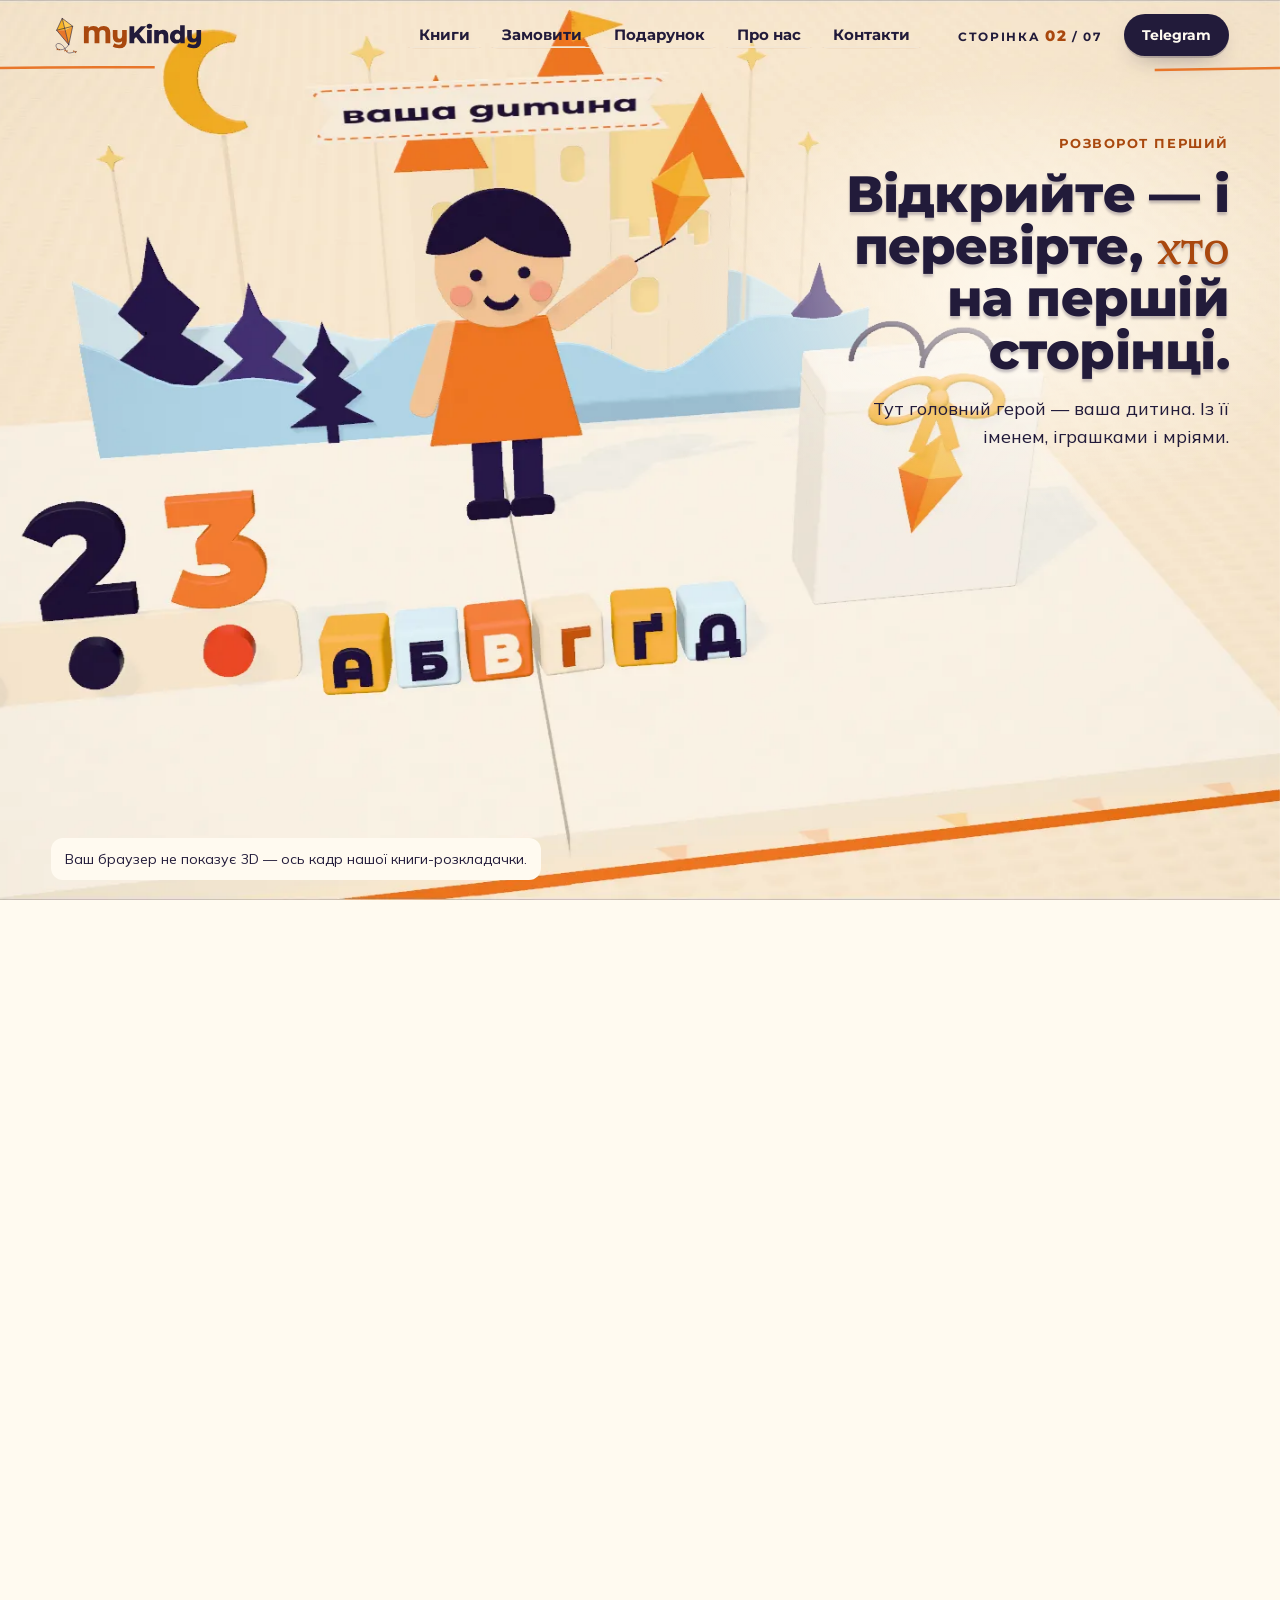
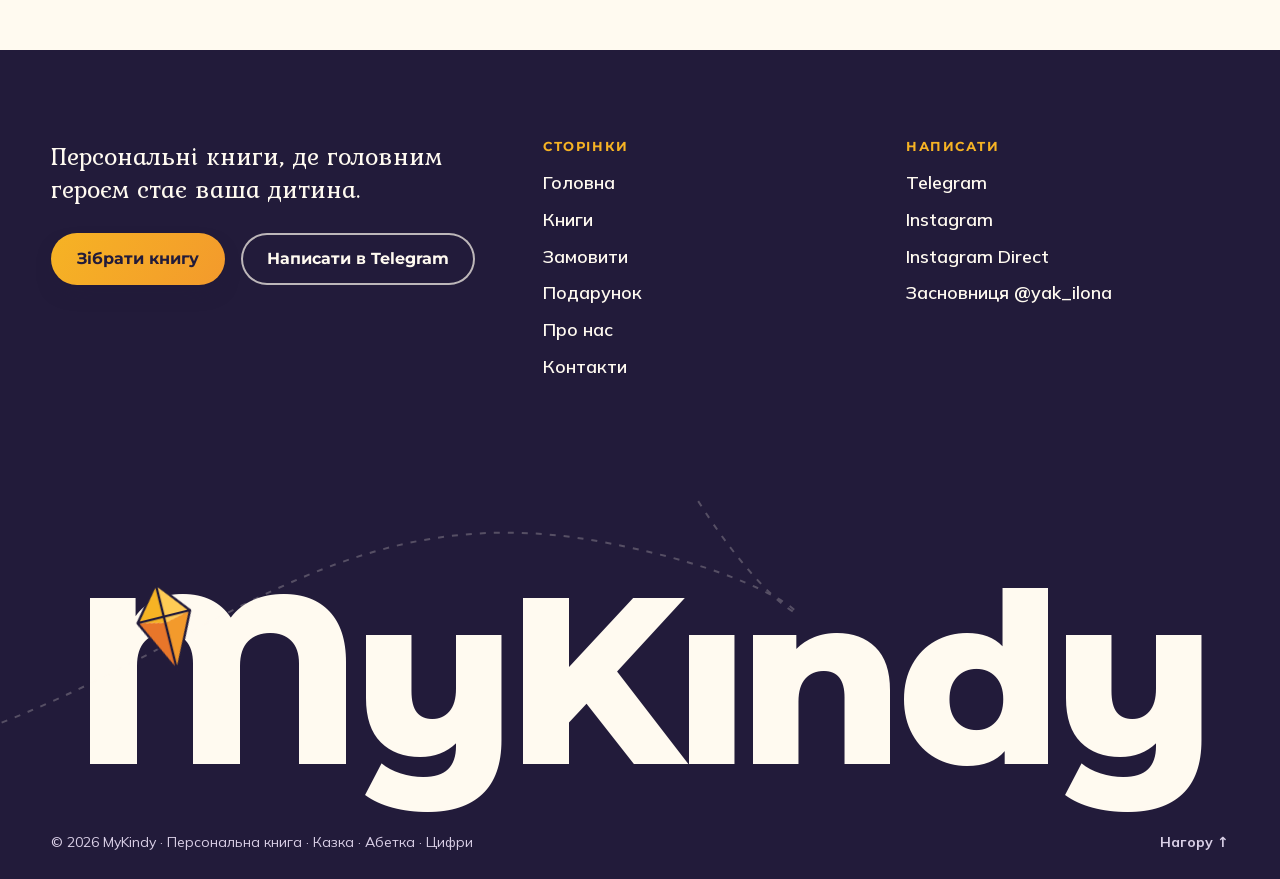
<file: public/index.html>
<!doctype html>
<html lang="uk">
<head>
<meta charset="utf-8">
<meta name="viewport" content="width=device-width, initial-scale=1, viewport-fit=cover">
<title>MyKindy — персональні книги, де героєм стає ваша дитина</title>
<meta name="description" content="Персональна книга, авторська казка, іменна абетка та інтерактивна книга цифр — з іменем вашої дитини. Замовлення в Telegram та Instagram @mykindy_story.">
<meta name="theme-color" content="#FFFAF0">
<link rel="canonical" href="https://mykindy.pages.dev/">
<meta property="og:type" content="website"><meta property="og:site_name" content="MyKindy"><meta property="og:title" content="MyKindy — персональні книги, де героєм стає ваша дитина"><meta property="og:description" content="Персональна книга, авторська казка, іменна абетка та інтерактивна книга цифр — з іменем вашої дитини. Замовлення в Telegram та Instagram @mykindy_story.">
<meta property="og:image" content="https://mykindy.pages.dev/assets/img/og.jpg"><meta property="og:image:width" content="1200"><meta property="og:image:height" content="630"><meta property="og:locale" content="uk_UA"><meta name="twitter:card" content="summary_large_image">
<link rel="icon" href="favicon.svg" type="image/svg+xml">
<link rel="preload" href="assets/fonts/montserrat-800-cyrillic.woff2" as="font" type="font/woff2" crossorigin>
<link rel="preload" href="assets/fonts/mulish-300-800-cyrillic.woff2" as="font" type="font/woff2" crossorigin>
<link rel="stylesheet" href="assets/fonts/fonts.css">
<link rel="stylesheet" href="assets/css/site.css">
<script>try{if(sessionStorage.getItem('mk-tail'))document.documentElement.classList.add('tail-in')}catch(e){}</script>
<script type="importmap">{"imports":{"three":"./assets/vendor/three.module.min.js","three/addons/":"./assets/vendor/three-addons/"}}</script>
<script src="assets/vendor/gsap/gsap.min.js" defer></script><script src="assets/vendor/gsap/ScrollTrigger.min.js" defer></script><script src="assets/vendor/gsap/DrawSVGPlugin.min.js" defer></script><script src="assets/vendor/gsap/ScrambleTextPlugin.min.js" defer></script>
<script type="application/json" id="i18n">{"menu": "Меню", "close": "Закрити", "page": "СТОРІНКА", "c_name_err": "Впишіть ім’я літерами (2–14 знаків).", "c_book_err": "Оберіть книгу.", "msg_hi": "Вітаю! Хочу замовити книгу MyKindy.", "msg_name": "Ім’я дитини", "msg_book": "Книга", "msg_love": "Що любить", "c_copy": "Скопіювати текст", "c_copied": "Скопійовано ✓", "g_letter_def": "ваша дитина", "tg": "https://t.me/mykindy_story", "dm": "https://ig.me/m/mykindy_story", "books": [["personalna", "Персональна книга"], ["kazka", "Авторська казка"], ["abetka", "Іменна абетка"], ["cyfry", "Інтерактивна книга цифр"]]}</script>
</head>
<body class="is-index is-locked" data-page="index">
<a class="skip" href="#main">Перейти до змісту</a>
<header class="hd hd-index">
  <a class="logo" href="index.html" aria-label="MyKindy — Головна"><svg class="logo-svg" viewBox="0 0 640 160" aria-hidden="true">
  <g id="kite" transform="translate(58 58) rotate(-14)">
    <path d="M0 -50 L-34 -8 L0 0 Z" fill="#F6B324"/>
    <path d="M0 -50 L34 -8 L0 0 Z" fill="#FFCB55"/>
    <path d="M-34 -8 L0 62 L0 0 Z" fill="#E8762A"/>
    <path d="M34 -8 L0 62 L0 0 Z" fill="#F39A2C"/>
    <path d="M0 -50 L0 62 M-34 -8 L34 -8" stroke="#221B3A" stroke-width="2.2" stroke-linecap="round" fill="none"/>
    <path d="M0 -50 L-34 -8 L0 62 L34 -8 Z" stroke="#221B3A" stroke-width="2.2" stroke-linejoin="round" fill="none"/>
  </g>
  <path d="M73 116 C 64 140, 30 146, 22 128 S 40 104, 56 132 S 70 152, 104 146" stroke="#221B3A" stroke-width="2" fill="none" stroke-linecap="round"/>
  <g fill="#A9480E"><path d="M30 137 l-7 -6 l1 10 Z M30 137 l8 -3 l-5 9 Z"/><path d="M62 143 l-6 -7 l-1 10 Z M62 143 l8 -1 l-6 8 Z"/><path d="M98 146 l-5 -7 l-2 9 Z M98 146 l8 0 l-6 7 Z"/></g>
  <g transform="translate(128 112) scale(0.1)">
    <path fill="#A9480E" d="M1152 -428V0H954V-422Q954 -485 921.0 -517.5Q888 -550 833 -550Q774 -550 739.5 -515.5Q705 -481 705 -412V0H507V-422Q507 -485 476.5 -517.5Q446 -550 393 -550Q336 -550 302.0 -515.5Q268 -481 268 -412V0H70V-700H262V-622Q294 -667 344.5 -690.5Q395 -714 462 -714Q531 -714 582.5 -689.0Q634 -664 666 -616Q702 -664 760.0 -689.0Q818 -714 889 -714Q1013 -714 1082.5 -640.5Q1152 -567 1152 -428ZM1828 -542V-99Q1828 52 1747.5 127.5Q1667 203 1516 203Q1437 203 1368.5 185.0Q1300 167 1252 132L1321 -1Q1353 26 1401.5 41.5Q1450 57 1498 57Q1570 57 1604.0 24.0Q1638 -9 1638 -74V-86Q1577 -28 1486 -28Q1381 -28 1318.5 -90.0Q1256 -152 1256 -276V-542H1446V-307Q1446 -245 1469.0 -217.0Q1492 -189 1536 -189Q1581 -189 1609.5 -221.0Q1638 -253 1638 -317V-542Z"/>
    <path fill="#221B3A" d="M2209 -254 2135 -175V0H1939V-700H2135V-409L2406 -700H2624L2338 -390L2639 0H2409ZM2662 -542H2852V0H2662ZM2641 -703Q2641 -746 2673.0 -775.0Q2705 -804 2757 -804Q2809 -804 2841.0 -776.5Q2873 -749 2873 -706Q2873 -661 2841.0 -631.5Q2809 -602 2757 -602Q2705 -602 2673.0 -631.0Q2641 -660 2641 -703ZM3532 -310V0H3342V-279Q3342 -390 3253 -390Q3204 -390 3174.5 -358.0Q3145 -326 3145 -262V0H2955V-542H3136V-483Q3168 -516 3212.0 -533.5Q3256 -551 3308 -551Q3409 -551 3470.5 -491.0Q3532 -431 3532 -310ZM4207 -742V0H4026V-54Q3973 9 3867 9Q3793 9 3732.0 -25.5Q3671 -60 3635.5 -124.0Q3600 -188 3600 -272Q3600 -356 3635.5 -419.5Q3671 -483 3732.0 -517.0Q3793 -551 3867 -551Q3964 -551 4017 -495V-742ZM4020 -272Q4020 -332 3988.5 -366.0Q3957 -400 3907 -400Q3857 -400 3825.0 -366.0Q3793 -332 3793 -272Q3793 -211 3825.0 -176.5Q3857 -142 3907 -142Q3956 -142 3988.0 -176.5Q4020 -211 4020 -272ZM4879 -542V-99Q4879 52 4798.5 127.5Q4718 203 4567 203Q4488 203 4419.5 185.0Q4351 167 4303 132L4372 -1Q4404 26 4452.5 41.5Q4501 57 4549 57Q4621 57 4655.0 24.0Q4689 -9 4689 -74V-86Q4628 -28 4537 -28Q4432 -28 4369.5 -90.0Q4307 -152 4307 -276V-542H4497V-307Q4497 -245 4520.0 -217.0Q4543 -189 4587 -189Q4632 -189 4660.5 -221.0Q4689 -253 4689 -317V-542Z"/>
  </g>
<metadata><c2pa:manifest>[base64]/[base64]/[base64]/haJjdXJseCpzZWxmI2p1bWJmPWMycGEuYXNzZXJ0aW9ucy9jMnBhLmFjdGlvbnMudjJkaGFzaFggpriafqI3vH4PMRD4Xfh6ub7bN69Ndib+/BqAdMVP4GCiY3VybHgpc2VsZiNqdW1iZj1jMnBhLmFzc2VydGlvbnMvYzJwYS5oYXNoLmRhdGFkaGFzaFggx9ufO13ikzBA6sYBtHyYqwwxA7PLxLv9ZU/[base64]/[base64]/3cyjxFA3Qo5S46fX0/ihY0VZ7mfb9KF703t5OjWDBWMA4GA1UdDwEB/wQEAwIHgDAVBgNVHSUEDjAMBgorBgEEAYPoXgIBMAwGA1UdEwEB/wQCMAAwHwYDVR0jBBgwFoAUzlHiBIFOZFsj+OPEz5o+nMHXXMIwCgYIKoZIzj0EAwMDZwAwZAIwMXMdFJ4BetLLVY7ORuE9noqbbAZOZn/aArXyTwFAZfKrPzxF2vPoJNf1+UCdg1XGAjBwX1zd9WGqYkqmL5SFqw1QySjr1zJfpJM9+1rdDwSPLMOPOjKuiXjoU/[base64]</c2pa:manifest></metadata></svg></a>
  <nav class="hd-nav" aria-label="Меню"><a class="tag" href="knyhy.html"><span>Книги</span></a><a class="tag" href="zamovyty.html"><span>Замовити</span></a><a class="tag" href="podarunok.html"><span>Подарунок</span></a><a class="tag" href="pro-nas.html"><span>Про нас</span></a><a class="tag" href="kontakty.html"><span>Контакти</span></a></nav>
  <p class="pg" aria-hidden="true"><span class="pg-k">СТОРІНКА</span> <b id="pg-n">01</b><span class="pg-of"> / 07</span></p>
  <div class="hd-r">
    <a class="btn btn-s hd-tg" href="https://t.me/mykindy_story" rel="noopener" target="_blank" data-magnetic>Telegram</a>
    <button class="menu-btn" type="button" aria-expanded="false" aria-controls="menu"><span>Меню</span><i></i></button>
  </div>
  <svg class="hd-thread" viewBox="0 0 1000 8" preserveAspectRatio="none" aria-hidden="true"><path pathLength="1000" d="M0 4 C 120 1, 240 7, 360 4 S 600 1, 720 4 S 900 7, 1000 4"/></svg>
</header>
<div class="menu" id="menu" hidden>
  <div class="menu-sheet">
    <ol class="menu-list"><li><a href="index.html" aria-current=page><span class="mn">01</span><span class="ml">Головна</span></a></li><li><a href="knyhy.html"><span class="mn">02</span><span class="ml">Книги</span></a></li><li><a href="zamovyty.html"><span class="mn">03</span><span class="ml">Замовити</span></a></li><li><a href="podarunok.html"><span class="mn">04</span><span class="ml">Подарунок</span></a></li><li><a href="pro-nas.html"><span class="mn">05</span><span class="ml">Про нас</span></a></li><li><a href="kontakty.html"><span class="mn">06</span><span class="ml">Контакти</span></a></li></ol>
    <div class="menu-foot"><svg class="kite-ico" viewBox="-40 -56 80 124" aria-hidden="true"><path d="M0 -50 L-34 -8 L0 0 Z" fill="#F6B324"/><path d="M0 -50 L34 -8 L0 0 Z" fill="#FFCB55"/><path d="M-34 -8 L0 62 L0 0 Z" fill="#E8762A"/><path d="M34 -8 L0 62 L0 0 Z" fill="#F39A2C"/><path d="M0 -50 L-34 -8 L0 62 L34 -8 Z M0 -50 L0 62 M-34 -8 L34 -8" stroke="#221B3A" stroke-width="3" stroke-linejoin="round" fill="none"/></svg><p>Персональні книги, де головним героєм стає ваша дитина.</p><p><a class="mlk" href="https://t.me/mykindy_story" rel="noopener" target="_blank">Telegram</a> · <a class="mlk" href="https://www.instagram.com/mykindy_story/" rel="noopener" target="_blank">Instagram</a></p></div>
  </div>
</div>
<div class="pre" id="pre" role="status" aria-live="polite"><div class="pre-sheet"><div class="pre-in">
  <p class="pre-k">Розкладаємо книжку</p><p class="pre-num"><b id="pre-n">000</b></p>
  <div class="pre-track" aria-hidden="true"><svg class="pre-line" viewBox="0 0 400 40" preserveAspectRatio="none"><path id="pre-path" d="M4 34 C 80 30, 120 6, 200 18 S 330 30, 396 8"/></svg><div class="pre-kite" id="pre-kite"><svg class="kite-ico" viewBox="-40 -56 80 124" aria-hidden="true"><path d="M0 -50 L-34 -8 L0 0 Z" fill="#F6B324"/><path d="M0 -50 L34 -8 L0 0 Z" fill="#FFCB55"/><path d="M-34 -8 L0 62 L0 0 Z" fill="#E8762A"/><path d="M34 -8 L0 62 L0 0 Z" fill="#F39A2C"/><path d="M0 -50 L-34 -8 L0 62 L34 -8 Z M0 -50 L0 62 M-34 -8 L34 -8" stroke="#221B3A" stroke-width="3" stroke-linejoin="round" fill="none"/></svg></div></div>
</div></div></div>
<canvas class="stage" id="stage" aria-hidden="true"></canvas>
<img class="poster" data-src="assets/img/poster.webp" alt="" hidden>
<p class="nogl" hidden>Ваш браузер не показує 3D — ось кадр нашої книги-розкладачки.</p>
<main id="main">
<div class="copy" id="copy">
  <section class="pnl pnl-hero" data-a="-1" data-b="0.072" id="heroi">
    <p class="kicker">Персональна книга · Казка · Абетка · Цифри</p>
    <h1 class="display fold">Мамо, я заліз<br> у <em>книжку!</em></h1>
    <p class="lead">Персональні книги, де головним героєм стає ваша дитина.</p>
    <label class="namef" for="hero-name"><span class="namef-l">Ім’я героя</span><input id="hero-name" class="name-in" type="text" maxlength="14" autocomplete="off" spellcheck="false" placeholder="Впишіть ім’я дитини"><span class="namef-h">Подивіться на обкладинку.</span></label>
    <div class="actions"><a class="btn" href="zamovyty.html" data-magnetic>Зібрати книгу</a><a class="btn btn-ghost" href="https://t.me/mykindy_story" rel="noopener" target="_blank">Написати в Telegram</a></div>
  </section>
  <p class="cue pnl" data-a="-1" data-b="0.03"><span>Гортайте</span><i></i></p>
  <section class="pnl pnl-s1" data-a="0.092" data-b="0.196" id="vidkryite"><p class="kicker">Розворот перший</p><h2 class="h2 fold">Відкрийте — і перевірте, <em>хто</em> на першій сторінці.</h2><p class="lead">Тут головний герой — ваша дитина. Із її іменем, іграшками і мріями.</p></section>
  <section class="pnl pnl-s2" data-a="0.206" data-b="0.352" id="shary"><p class="kicker">Що всередині MyKindy</p><h2 class="h2 h2-xl fold">П’ять шарів<br> однієї <em>історії</em></h2><p class="lead">Чотири книги й пакування — і в кожному шарі одна дитина в головній ролі.</p><ul class="co-m"><li><b>Персональна книга</b> <span>— героєм стає ваша дитина</span></li><li><b>Авторська казка</b> <span>— персоналізована історія</span></li><li><b>Іменна абетка</b> <span>— з іменем дитини</span></li><li><b>Інтерактивна книга цифр</b> <span>— з круглими кнопками</span></li><li><b>Пакування</b> <span>— білий пакет і жовта стрічка</span></li></ul></section>
  <section class="pnl pnl-t1" data-a="0.364" data-b="0.41" id="personalna"><p class="kicker">01 · Персональна книга</p><h2 class="h2 fold">Унікальна книга, де героєм стає <em>ваша дитина</em></h2><p class="lead">«Коли дитина бачить у книзі своє ім’я, улюблені іграшки та мрії — вона стає головним героєм історії».</p></section><section class="pnl pnl-t2" data-a="0.416" data-b="0.462" id="kazka"><p class="kicker">02 · Авторська казка</p><h2 class="h2 fold">Казка, у якій дитина — <em>не глядач</em></h2><p class="lead">Замок, ліс, місяць над пагорбами — і ім’я вашої дитини на банері над усім цим.</p></section><section class="pnl pnl-t3" data-a="0.468" data-b="0.514" id="abetka"><p class="kicker">03 · Іменна абетка</p><h2 class="h2 fold">Абетка, що <em>складається</em> в ім’я</h2><p class="lead">Впишіть ім’я вгорі сторінки — і кубики складуться саме в нього.</p><label class="namef" for="t3-name"><span class="namef-l">Ім’я героя</span><input id="t3-name" class="name-in" type="text" maxlength="14" autocomplete="off" spellcheck="false" placeholder="Впишіть ім’я дитини"><span class="namef-h">Подивіться на обкладинку.</span></label></section><section class="pnl pnl-t4" data-a="0.52" data-b="0.566" id="cyfry"><p class="kicker">04 · Інтерактивна книга цифр</p><h2 class="h2 fold">Один, два, три — <em>натисніть!</em></h2><p class="lead">Книга з круглими кольоровими кнопками. Натисніть кнопку під цифрою.</p></section><section class="pnl pnl-t5" data-a="0.572" data-b="0.616" id="pakuvannia"><p class="kicker">05 · Пакування</p><h2 class="h2 fold">Подарунок починається <em>зі стрічки</em></h2><p class="lead">Білий пакет із жовтою стрічкою та конверт із сургучною печаткою — так виглядає пакування в нашому Instagram.</p></section>
  <section class="pnl pnl-p" data-a="0.626" data-b="0.776" id="yak"><p class="kicker">Як народжується книга</p><ol class="psteps"><li class="pst" data-st="0"><span class="pst-n">01</span><span class="pst-t"><b>Ви розповідаєте про дитину</b><span>ім’я, улюблені іграшки, мрії</span></span></li><li class="pst" data-st="1"><span class="pst-n">02</span><span class="pst-t"><b>Пишемо історію</b><span>сюжет, де дитина — головний герой</span></span></li><li class="pst" data-st="2"><span class="pst-n">03</span><span class="pst-t"><b>Ілюструємо героя</b><span>дитина з’являється на сторінках</span></span></li><li class="pst" data-st="3"><span class="pst-n">04</span><span class="pst-t"><b>Друкуємо й пакуємо</b><span>книга отримує обкладинку зі стрічкою</span></span></li><li class="pst" data-st="4"><span class="pst-n">05</span><span class="pst-t"><b>Дитина відкриває книгу</b><span>і знаходить себе на першій сторінці</span></span></li></ol><svg class="pthread" viewBox="0 0 10 300" preserveAspectRatio="none" aria-hidden="true"><path pathLength="1" d="M5 0 C 9 60, 1 120, 5 180 S 9 260, 5 300"/></svg></section>
  <section class="pnl pnl-n" data-a="0.79" data-b="0.896" id="nich"><p class="nq fold">Мамо, я заліз у <em>книжку!</em></p><p class="nsrc">з посту @mykindy_story</p></section>
  <section class="pnl pnl-f" data-a="0.912" data-b="2" id="zamovyty"><h2 class="h2 h2-f fold">Замовте книгу, де героєм буде <em>ваша дитина</em></h2><p class="lead">Ціну та деталі уточнимо в Telegram.</p><div class="actions"><a class="btn btn-kite" href="zamovyty.html" data-magnetic>Зібрати книгу</a><a class="btn btn-ghost-l" href="https://t.me/mykindy_story" rel="noopener" target="_blank">Написати в Telegram</a></div></section>
</div>
<div class="cos" id="cos" aria-hidden="true"><div class="co" data-co="0"><div class="co-box"><b>Персональна книга</b><span>героєм стає ваша дитина</span></div></div><div class="co" data-co="1"><div class="co-box"><b>Авторська казка</b><span>персоналізована історія</span></div></div><div class="co" data-co="2"><div class="co-box"><b>Іменна абетка</b><span>з іменем дитини</span></div></div><div class="co" data-co="3"><div class="co-box"><b>Інтерактивна книга цифр</b><span>з круглими кнопками</span></div></div><div class="co" data-co="4"><div class="co-box"><b>Пакування</b><span>білий пакет і жовта стрічка</span></div></div></div>
<div class="spacer" id="spacer" style="height:1250vh"></div>
</main>
<footer class="ft">
  <div class="wrap ft-grid">
    <div class="ft-a"><p class="ft-t">Персональні книги, де головним героєм стає ваша дитина.</p><div class="actions"><a class="btn btn-kite" href="zamovyty.html" data-magnetic>Зібрати книгу</a><a class="btn btn-ghost-l" href="https://t.me/mykindy_story" rel="noopener" target="_blank">Написати в Telegram</a></div></div>
    <div><h2 class="ft-h">Сторінки</h2><ul class="ft-list"><li><a href="index.html">Головна</a></li><li><a href="knyhy.html">Книги</a></li><li><a href="zamovyty.html">Замовити</a></li><li><a href="podarunok.html">Подарунок</a></li><li><a href="pro-nas.html">Про нас</a></li><li><a href="kontakty.html">Контакти</a></li></ul></div>
    <div><h2 class="ft-h">Написати</h2><ul class="ft-list"><li><a href="https://t.me/mykindy_story" rel="noopener" target="_blank">Telegram</a></li><li><a href="https://www.instagram.com/mykindy_story/" rel="noopener" target="_blank">Instagram</a></li><li><a href="https://ig.me/m/mykindy_story" rel="noopener" target="_blank">Instagram Direct</a></li><li><a href="https://www.instagram.com/yak_ilona/" rel="noopener" target="_blank">Засновниця @yak_ilona</a></li></ul></div>
  </div>
  <div class="ft-giant" aria-hidden="true">
    <p class="ft-word">MyK<span class="ft-i">ı<i class="ft-dot"></i></span>ndy</p>
    <svg class="ft-fly" viewBox="0 0 1000 400" preserveAspectRatio="none"><path class="ft-path" d="M-40 360 C 160 260, 260 60, 470 120 S 640 300, 545 70"/></svg>
    <div class="ft-kite"><svg class="kite-ico" viewBox="-40 -56 80 124" aria-hidden="true"><path d="M0 -50 L-34 -8 L0 0 Z" fill="#F6B324"/><path d="M0 -50 L34 -8 L0 0 Z" fill="#FFCB55"/><path d="M-34 -8 L0 62 L0 0 Z" fill="#E8762A"/><path d="M34 -8 L0 62 L0 0 Z" fill="#F39A2C"/><path d="M0 -50 L-34 -8 L0 62 L34 -8 Z M0 -50 L0 62 M-34 -8 L34 -8" stroke="#221B3A" stroke-width="3" stroke-linejoin="round" fill="none"/></svg></div>
  </div>
  <div class="wrap ft-bot"><p class="ft-c">© 2026 MyKindy · Персональна книга · Казка · Абетка · Цифри</p><a class="ft-up" href="#main">Нагору ↑</a></div>
</footer>
<div class="tail" aria-hidden="true"><svg class="tail-svg" viewBox="0 0 100 100" preserveAspectRatio="none"><defs><linearGradient id="tailg" x1="0" y1="1" x2="1" y2="0"><stop offset="0" stop-color="#F6B324"/><stop offset="1" stop-color="#E8762A"/></linearGradient></defs><path class="tail-p" d="M-20 128 C 8 96, 22 104, 40 72 S 62 34, 78 30 S 104 6, 124 -24"/></svg><div class="tail-kite"><svg class="kite-ico" viewBox="-40 -56 80 124" aria-hidden="true"><path d="M0 -50 L-34 -8 L0 0 Z" fill="#F6B324"/><path d="M0 -50 L34 -8 L0 0 Z" fill="#FFCB55"/><path d="M-34 -8 L0 62 L0 0 Z" fill="#E8762A"/><path d="M34 -8 L0 62 L0 0 Z" fill="#F39A2C"/><path d="M0 -50 L-34 -8 L0 62 L34 -8 Z M0 -50 L0 62 M-34 -8 L34 -8" stroke="#221B3A" stroke-width="3" stroke-linejoin="round" fill="none"/></svg></div></div><div class="cur" aria-hidden="true"><svg class="cur-th"><path/></svg><i class="cur-ring"></i><i class="cur-dot"></i><div class="cur-kite"><svg class="kite-ico" viewBox="-40 -56 80 124" aria-hidden="true"><path d="M0 -50 L-34 -8 L0 0 Z" fill="#F6B324"/><path d="M0 -50 L34 -8 L0 0 Z" fill="#FFCB55"/><path d="M-34 -8 L0 62 L0 0 Z" fill="#E8762A"/><path d="M34 -8 L0 62 L0 0 Z" fill="#F39A2C"/><path d="M0 -50 L-34 -8 L0 62 L34 -8 Z M0 -50 L0 62 M-34 -8 L34 -8" stroke="#221B3A" stroke-width="3" stroke-linejoin="round" fill="none"/></svg></div></div>
<script type="module" src="assets/js/app.js"></script>
</body>
</html>
</file>
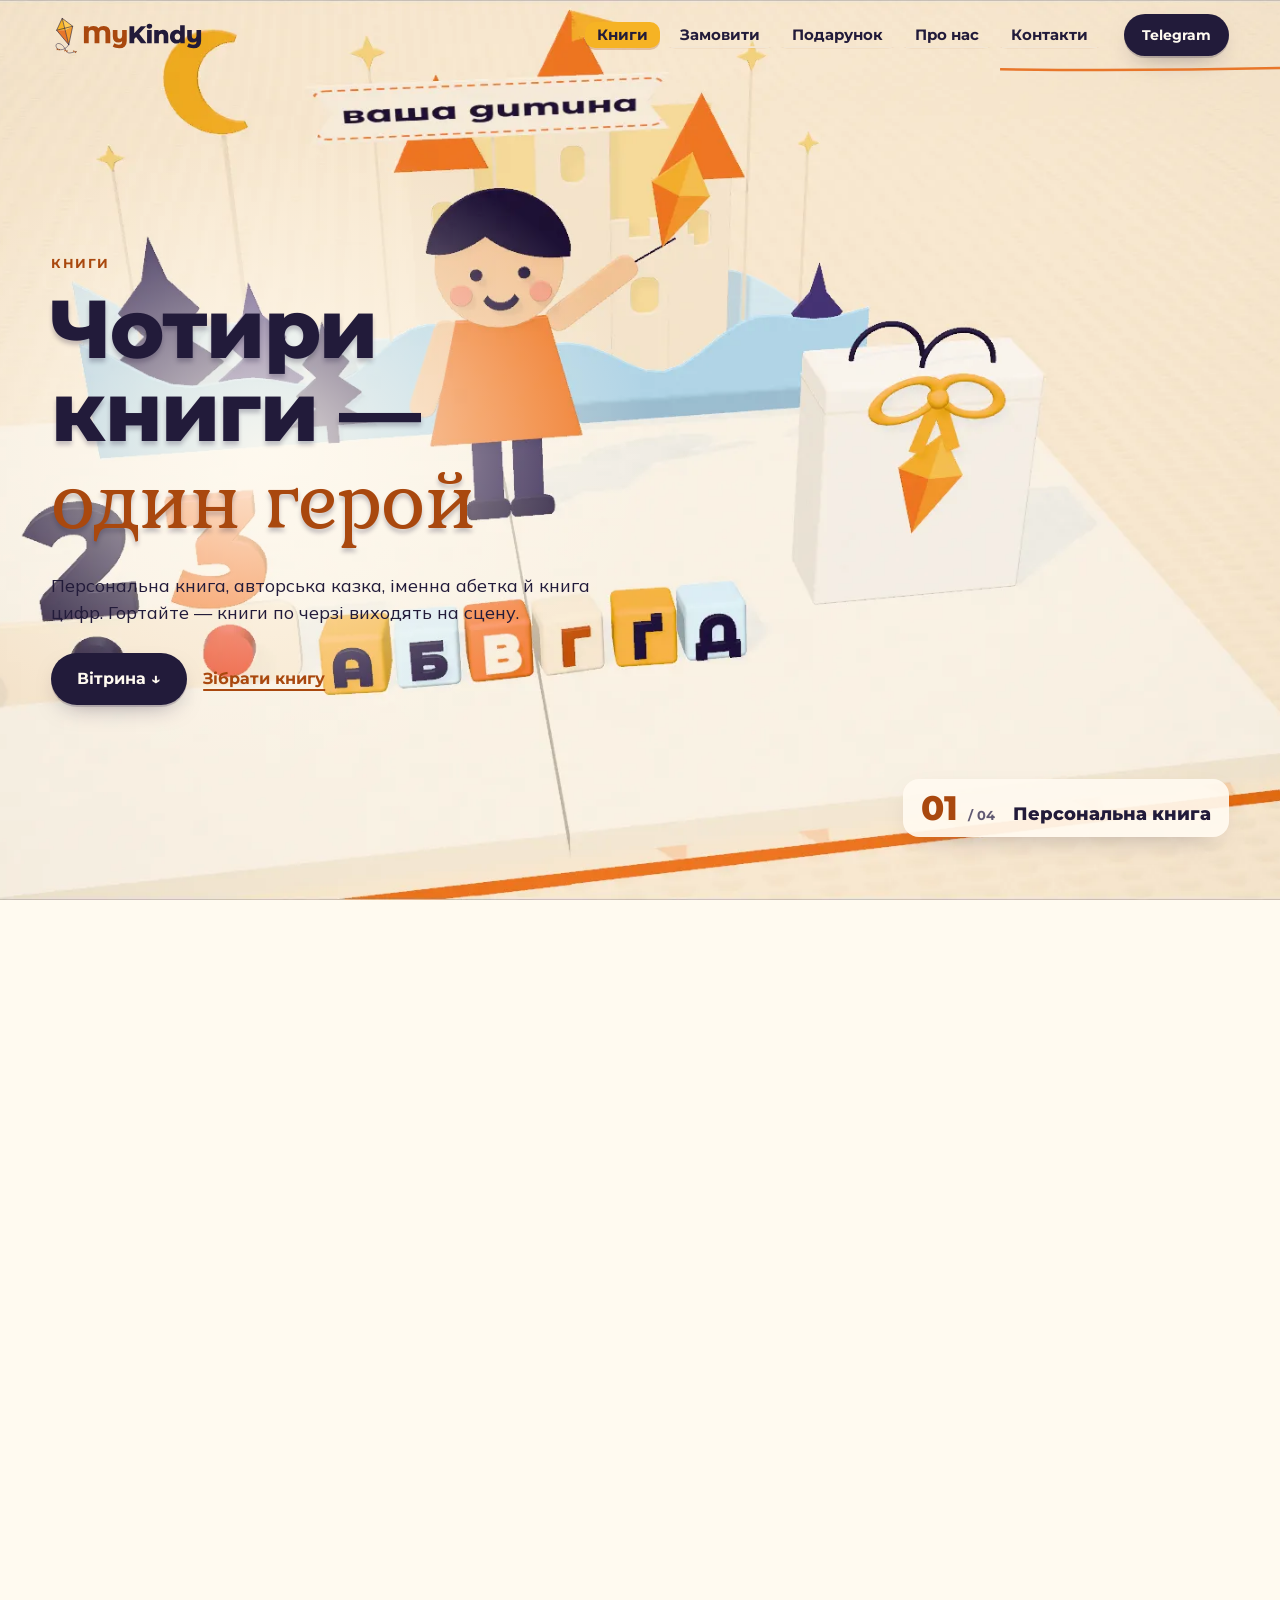
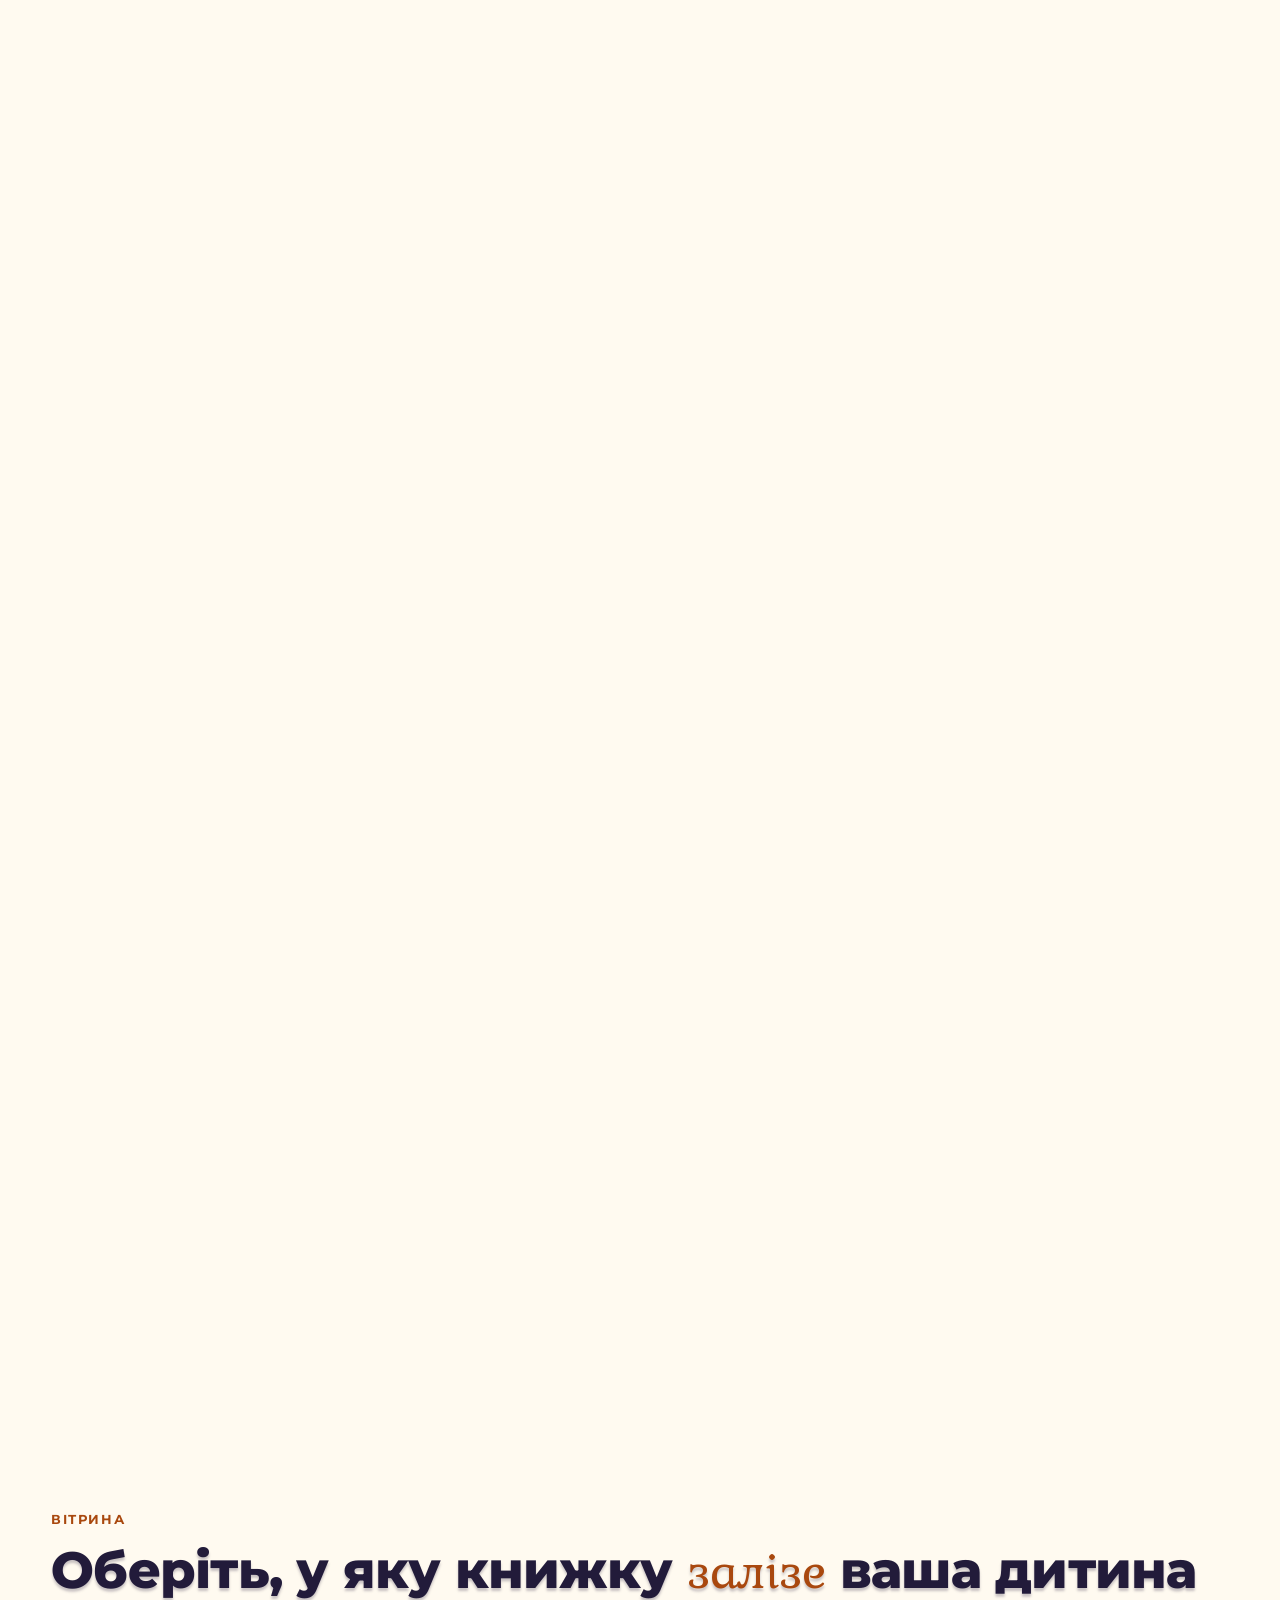
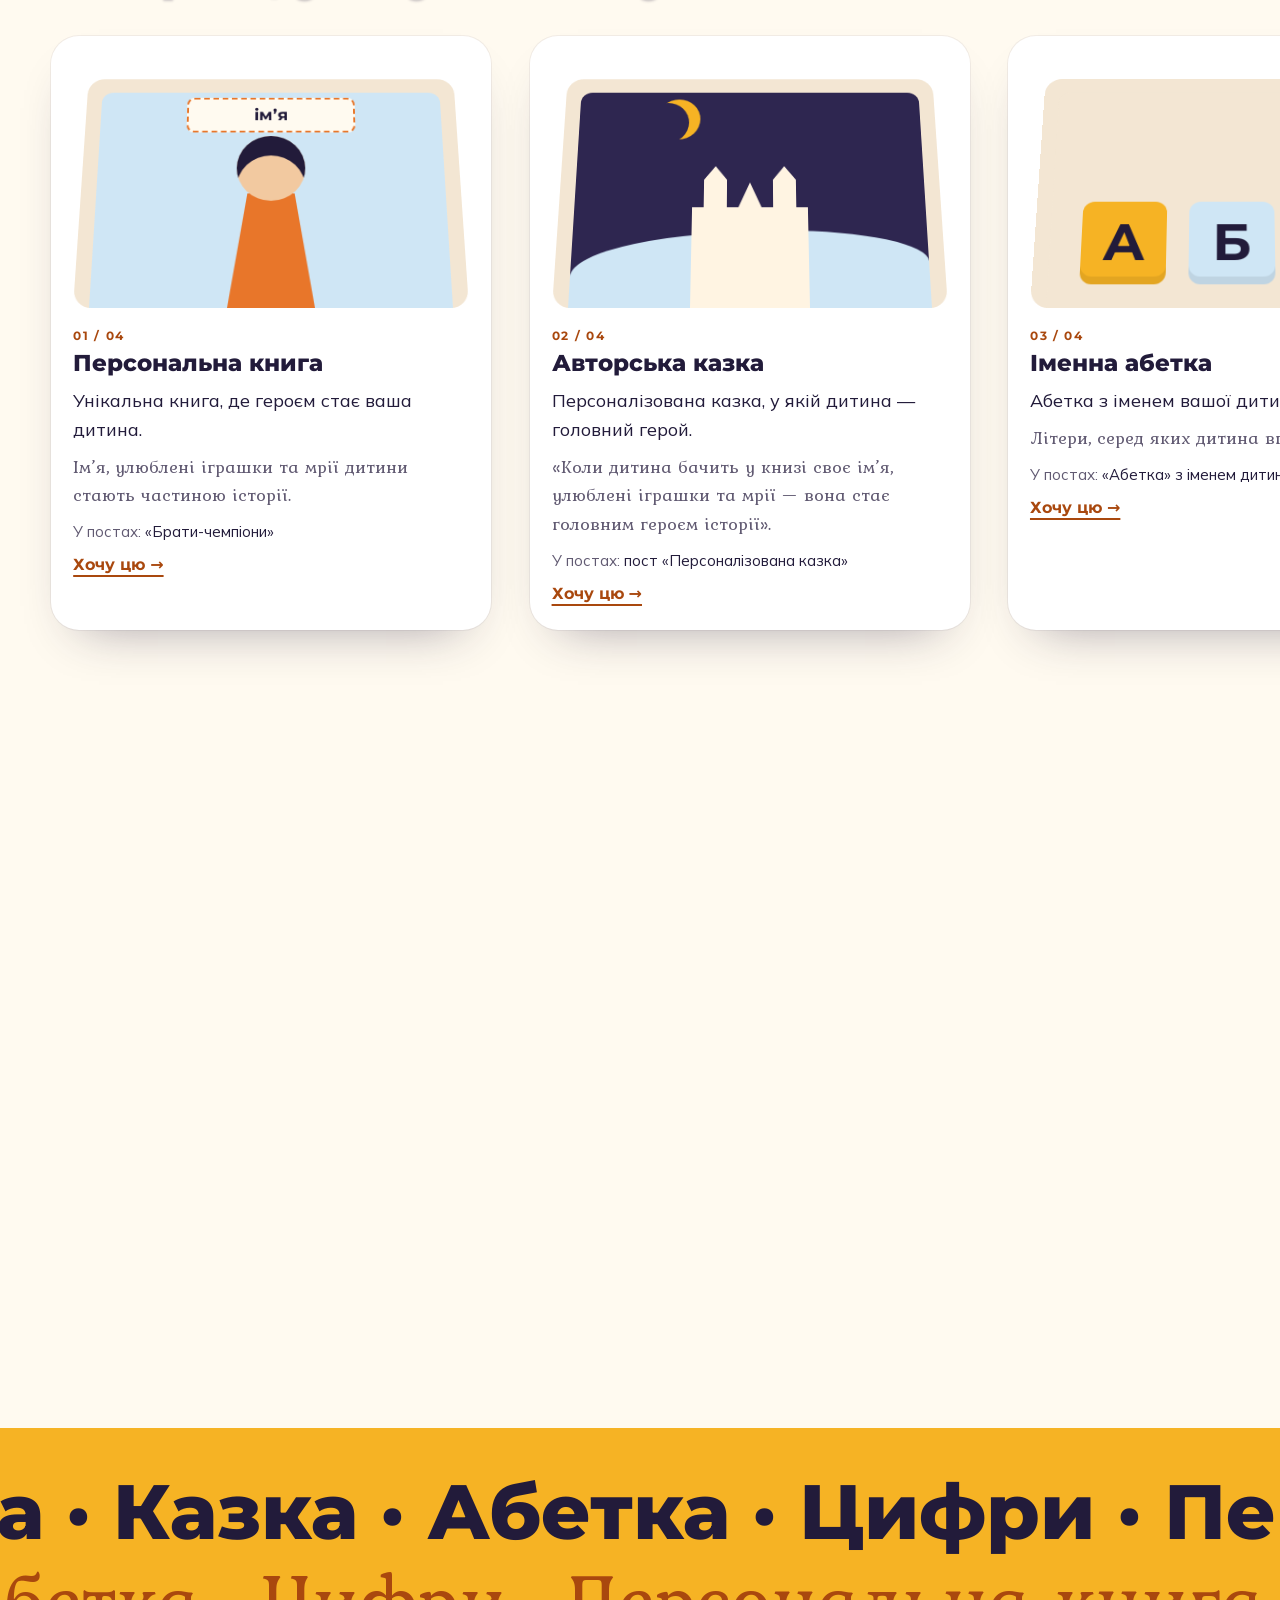
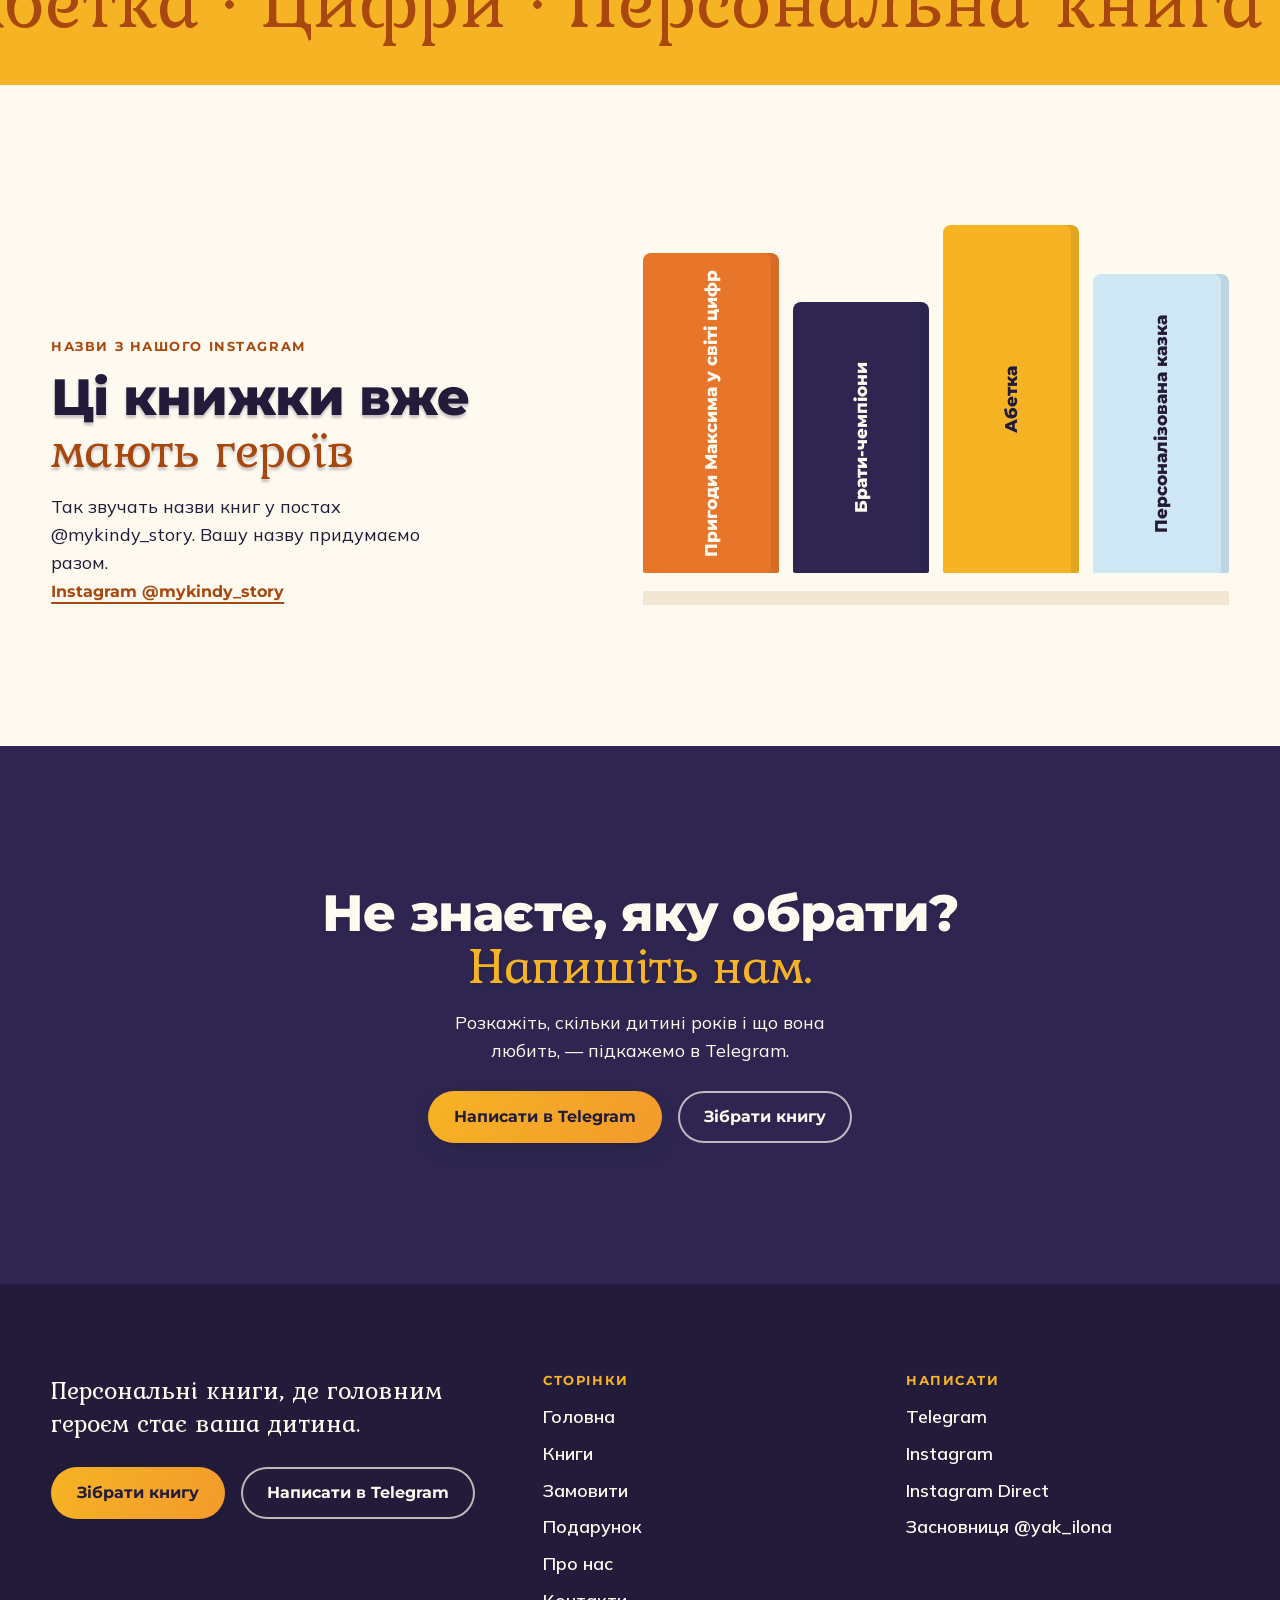
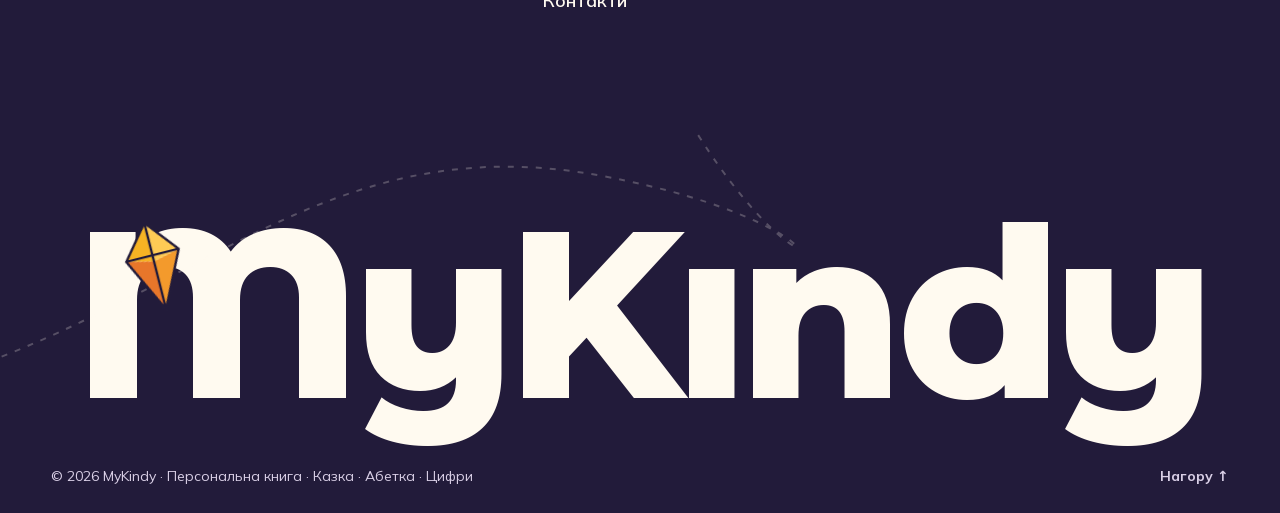
<file: public/knyhy.html>
<!doctype html>
<html lang="uk">
<head>
<meta charset="utf-8">
<meta name="viewport" content="width=device-width, initial-scale=1, viewport-fit=cover">
<title>Книги MyKindy — персональна книга, казка, абетка, цифри</title>
<meta name="description" content="Чотири книги MyKindy: персональна книга, авторська казка, іменна абетка та інтерактивна книга цифр. У кожній героєм стає ваша дитина.">
<meta name="theme-color" content="#FFFAF0">
<link rel="canonical" href="https://mykindy.pages.dev/knyhy">
<meta property="og:type" content="website"><meta property="og:site_name" content="MyKindy"><meta property="og:title" content="Книги MyKindy — персональна книга, казка, абетка, цифри"><meta property="og:description" content="Чотири книги MyKindy: персональна книга, авторська казка, іменна абетка та інтерактивна книга цифр. У кожній героєм стає ваша дитина.">
<meta property="og:image" content="https://mykindy.pages.dev/assets/img/og.jpg"><meta property="og:image:width" content="1200"><meta property="og:image:height" content="630"><meta property="og:locale" content="uk_UA"><meta name="twitter:card" content="summary_large_image">
<link rel="icon" href="favicon.svg" type="image/svg+xml">
<link rel="preload" href="assets/fonts/montserrat-800-cyrillic.woff2" as="font" type="font/woff2" crossorigin>
<link rel="preload" href="assets/fonts/mulish-300-800-cyrillic.woff2" as="font" type="font/woff2" crossorigin>
<link rel="stylesheet" href="assets/fonts/fonts.css">
<link rel="stylesheet" href="assets/css/site.css">
<script>try{if(sessionStorage.getItem('mk-tail'))document.documentElement.classList.add('tail-in')}catch(e){}</script>
<script type="importmap">{"imports":{"three":"./assets/vendor/three.module.min.js","three/addons/":"./assets/vendor/three-addons/"}}</script>
<script src="assets/vendor/lenis.min.js" defer></script><script src="assets/vendor/gsap/gsap.min.js" defer></script><script src="assets/vendor/gsap/ScrollTrigger.min.js" defer></script><script src="assets/vendor/gsap/DrawSVGPlugin.min.js" defer></script><script src="assets/vendor/gsap/ScrambleTextPlugin.min.js" defer></script>
<script type="application/json" id="i18n">{"menu": "Меню", "close": "Закрити", "page": "СТОРІНКА", "c_name_err": "Впишіть ім’я літерами (2–14 знаків).", "c_book_err": "Оберіть книгу.", "msg_hi": "Вітаю! Хочу замовити книгу MyKindy.", "msg_name": "Ім’я дитини", "msg_book": "Книга", "msg_love": "Що любить", "c_copy": "Скопіювати текст", "c_copied": "Скопійовано ✓", "g_letter_def": "ваша дитина", "tg": "https://t.me/mykindy_story", "dm": "https://ig.me/m/mykindy_story", "books": [["personalna", "Персональна книга"], ["kazka", "Авторська казка"], ["abetka", "Іменна абетка"], ["cyfry", "Інтерактивна книга цифр"]]}</script>
</head>
<body class="is-inner p-books" data-page="books">
<a class="skip" href="#main">Перейти до змісту</a>
<header class="hd">
  <a class="logo" href="index.html" aria-label="MyKindy — Головна"><svg class="logo-svg" viewBox="0 0 640 160" aria-hidden="true">
  <g id="kite" transform="translate(58 58) rotate(-14)">
    <path d="M0 -50 L-34 -8 L0 0 Z" fill="#F6B324"/>
    <path d="M0 -50 L34 -8 L0 0 Z" fill="#FFCB55"/>
    <path d="M-34 -8 L0 62 L0 0 Z" fill="#E8762A"/>
    <path d="M34 -8 L0 62 L0 0 Z" fill="#F39A2C"/>
    <path d="M0 -50 L0 62 M-34 -8 L34 -8" stroke="#221B3A" stroke-width="2.2" stroke-linecap="round" fill="none"/>
    <path d="M0 -50 L-34 -8 L0 62 L34 -8 Z" stroke="#221B3A" stroke-width="2.2" stroke-linejoin="round" fill="none"/>
  </g>
  <path d="M73 116 C 64 140, 30 146, 22 128 S 40 104, 56 132 S 70 152, 104 146" stroke="#221B3A" stroke-width="2" fill="none" stroke-linecap="round"/>
  <g fill="#A9480E"><path d="M30 137 l-7 -6 l1 10 Z M30 137 l8 -3 l-5 9 Z"/><path d="M62 143 l-6 -7 l-1 10 Z M62 143 l8 -1 l-6 8 Z"/><path d="M98 146 l-5 -7 l-2 9 Z M98 146 l8 0 l-6 7 Z"/></g>
  <g transform="translate(128 112) scale(0.1)">
    <path fill="#A9480E" d="M1152 -428V0H954V-422Q954 -485 921.0 -517.5Q888 -550 833 -550Q774 -550 739.5 -515.5Q705 -481 705 -412V0H507V-422Q507 -485 476.5 -517.5Q446 -550 393 -550Q336 -550 302.0 -515.5Q268 -481 268 -412V0H70V-700H262V-622Q294 -667 344.5 -690.5Q395 -714 462 -714Q531 -714 582.5 -689.0Q634 -664 666 -616Q702 -664 760.0 -689.0Q818 -714 889 -714Q1013 -714 1082.5 -640.5Q1152 -567 1152 -428ZM1828 -542V-99Q1828 52 1747.5 127.5Q1667 203 1516 203Q1437 203 1368.5 185.0Q1300 167 1252 132L1321 -1Q1353 26 1401.5 41.5Q1450 57 1498 57Q1570 57 1604.0 24.0Q1638 -9 1638 -74V-86Q1577 -28 1486 -28Q1381 -28 1318.5 -90.0Q1256 -152 1256 -276V-542H1446V-307Q1446 -245 1469.0 -217.0Q1492 -189 1536 -189Q1581 -189 1609.5 -221.0Q1638 -253 1638 -317V-542Z"/>
    <path fill="#221B3A" d="M2209 -254 2135 -175V0H1939V-700H2135V-409L2406 -700H2624L2338 -390L2639 0H2409ZM2662 -542H2852V0H2662ZM2641 -703Q2641 -746 2673.0 -775.0Q2705 -804 2757 -804Q2809 -804 2841.0 -776.5Q2873 -749 2873 -706Q2873 -661 2841.0 -631.5Q2809 -602 2757 -602Q2705 -602 2673.0 -631.0Q2641 -660 2641 -703ZM3532 -310V0H3342V-279Q3342 -390 3253 -390Q3204 -390 3174.5 -358.0Q3145 -326 3145 -262V0H2955V-542H3136V-483Q3168 -516 3212.0 -533.5Q3256 -551 3308 -551Q3409 -551 3470.5 -491.0Q3532 -431 3532 -310ZM4207 -742V0H4026V-54Q3973 9 3867 9Q3793 9 3732.0 -25.5Q3671 -60 3635.5 -124.0Q3600 -188 3600 -272Q3600 -356 3635.5 -419.5Q3671 -483 3732.0 -517.0Q3793 -551 3867 -551Q3964 -551 4017 -495V-742ZM4020 -272Q4020 -332 3988.5 -366.0Q3957 -400 3907 -400Q3857 -400 3825.0 -366.0Q3793 -332 3793 -272Q3793 -211 3825.0 -176.5Q3857 -142 3907 -142Q3956 -142 3988.0 -176.5Q4020 -211 4020 -272ZM4879 -542V-99Q4879 52 4798.5 127.5Q4718 203 4567 203Q4488 203 4419.5 185.0Q4351 167 4303 132L4372 -1Q4404 26 4452.5 41.5Q4501 57 4549 57Q4621 57 4655.0 24.0Q4689 -9 4689 -74V-86Q4628 -28 4537 -28Q4432 -28 4369.5 -90.0Q4307 -152 4307 -276V-542H4497V-307Q4497 -245 4520.0 -217.0Q4543 -189 4587 -189Q4632 -189 4660.5 -221.0Q4689 -253 4689 -317V-542Z"/>
  </g>
<metadata><c2pa:manifest>[base64]/[base64]/[base64]/haJjdXJseCpzZWxmI2p1bWJmPWMycGEuYXNzZXJ0aW9ucy9jMnBhLmFjdGlvbnMudjJkaGFzaFggpriafqI3vH4PMRD4Xfh6ub7bN69Ndib+/BqAdMVP4GCiY3VybHgpc2VsZiNqdW1iZj1jMnBhLmFzc2VydGlvbnMvYzJwYS5oYXNoLmRhdGFkaGFzaFggx9ufO13ikzBA6sYBtHyYqwwxA7PLxLv9ZU/[base64]/[base64]/3cyjxFA3Qo5S46fX0/ihY0VZ7mfb9KF703t5OjWDBWMA4GA1UdDwEB/wQEAwIHgDAVBgNVHSUEDjAMBgorBgEEAYPoXgIBMAwGA1UdEwEB/wQCMAAwHwYDVR0jBBgwFoAUzlHiBIFOZFsj+OPEz5o+nMHXXMIwCgYIKoZIzj0EAwMDZwAwZAIwMXMdFJ4BetLLVY7ORuE9noqbbAZOZn/aArXyTwFAZfKrPzxF2vPoJNf1+UCdg1XGAjBwX1zd9WGqYkqmL5SFqw1QySjr1zJfpJM9+1rdDwSPLMOPOjKuiXjoU/[base64]</c2pa:manifest></metadata></svg></a>
  <nav class="hd-nav" aria-label="Меню"><a class="tag" href="knyhy.html" aria-current=page><span>Книги</span></a><a class="tag" href="zamovyty.html"><span>Замовити</span></a><a class="tag" href="podarunok.html"><span>Подарунок</span></a><a class="tag" href="pro-nas.html"><span>Про нас</span></a><a class="tag" href="kontakty.html"><span>Контакти</span></a></nav>
  
  <div class="hd-r">
    <a class="btn btn-s hd-tg" href="https://t.me/mykindy_story" rel="noopener" target="_blank" data-magnetic>Telegram</a>
    <button class="menu-btn" type="button" aria-expanded="false" aria-controls="menu"><span>Меню</span><i></i></button>
  </div>
  <svg class="hd-thread" viewBox="0 0 1000 8" preserveAspectRatio="none" aria-hidden="true"><path pathLength="1000" d="M0 4 C 120 1, 240 7, 360 4 S 600 1, 720 4 S 900 7, 1000 4"/></svg>
</header>
<div class="menu" id="menu" hidden>
  <div class="menu-sheet">
    <ol class="menu-list"><li><a href="index.html"><span class="mn">01</span><span class="ml">Головна</span></a></li><li><a href="knyhy.html" aria-current=page><span class="mn">02</span><span class="ml">Книги</span></a></li><li><a href="zamovyty.html"><span class="mn">03</span><span class="ml">Замовити</span></a></li><li><a href="podarunok.html"><span class="mn">04</span><span class="ml">Подарунок</span></a></li><li><a href="pro-nas.html"><span class="mn">05</span><span class="ml">Про нас</span></a></li><li><a href="kontakty.html"><span class="mn">06</span><span class="ml">Контакти</span></a></li></ol>
    <div class="menu-foot"><svg class="kite-ico" viewBox="-40 -56 80 124" aria-hidden="true"><path d="M0 -50 L-34 -8 L0 0 Z" fill="#F6B324"/><path d="M0 -50 L34 -8 L0 0 Z" fill="#FFCB55"/><path d="M-34 -8 L0 62 L0 0 Z" fill="#E8762A"/><path d="M34 -8 L0 62 L0 0 Z" fill="#F39A2C"/><path d="M0 -50 L-34 -8 L0 62 L34 -8 Z M0 -50 L0 62 M-34 -8 L34 -8" stroke="#221B3A" stroke-width="3" stroke-linejoin="round" fill="none"/></svg><p>Персональні книги, де головним героєм стає ваша дитина.</p><p><a class="mlk" href="https://t.me/mykindy_story" rel="noopener" target="_blank">Telegram</a> · <a class="mlk" href="https://www.instagram.com/mykindy_story/" rel="noopener" target="_blank">Instagram</a></p></div>
  </div>
</div>
<main id="main"><section class="ihero ihero-books ihero-tall">
  <div class="ihero-stick"><canvas class="stage stage-lite" aria-hidden="true"></canvas><img class="poster" data-src="assets/img/poster.webp" alt="" hidden>
  <div class="wrap ihero-copy"><p class="kicker">Книги</p><h1 class="display display-i fold">Чотири книги —<br> <em>один герой</em></h1><p class="lead">Персональна книга, авторська казка, іменна абетка й книга цифр. Гортайте — книги по черзі виходять на сцену.</p><div class="actions"><a class="btn" href="#vitryna">Вітрина ↓</a><a class="link" href="zamovyty.html">Зібрати книгу</a></div></div><p class="bk-step" id="bk-step" aria-live="polite"><b>01</b><i>/ 04</i><span>Персональна книга</span></p></div>
</section>
<section class="sec gal" id="vitryna" data-horizontal><div class="gal-head wrap"><p class="kicker">Вітрина</p><h2 class="h2 fold">Оберіть, у яку книжку <em>залізе</em> ваша дитина</h2></div><div class="track"><article class="bk" id="personalna" data-tilt><div class="bk-pop" aria-hidden="true"><div class="bk-page"><i class="pl pl-bg" style="--c:#CFE6F5"></i><i class="pl pl-a pf-body"></i><i class="pl pl-b pf-head"></i><i class="pl pl-c pf-ban"><b>ім’я</b></i></div></div>
  <div class="bk-t"><p class="bk-n">01 / 04</p><h3 class="h3">Персональна книга</h3><p>Унікальна книга, де героєм стає ваша дитина.</p><p class="bk-d">Ім’я, улюблені іграшки та мрії дитини стають частиною історії.</p><p class="bk-ex"><span>У постах:</span> «Брати-чемпіони»</p><a class="link" href="zamovyty.html?kn=personalna">Хочу цю →</a></div></article><article class="bk" id="kazka" data-tilt><div class="bk-pop" aria-hidden="true"><div class="bk-page"><i class="pl pl-bg" style="--c:#2E2650"></i><i class="pl pl-a pk-hill"></i><i class="pl pl-b pk-castle"></i><i class="pl pl-c pk-moon"></i></div></div>
  <div class="bk-t"><p class="bk-n">02 / 04</p><h3 class="h3">Авторська казка</h3><p>Персоналізована казка, у якій дитина — головний герой.</p><p class="bk-d">«Коли дитина бачить у книзі своє ім’я, улюблені іграшки та мрії — вона стає головним героєм історії».</p><p class="bk-ex"><span>У постах:</span> пост «Персоналізована казка»</p><a class="link" href="zamovyty.html?kn=kazka">Хочу цю →</a></div></article><article class="bk" id="abetka" data-tilt><div class="bk-pop" aria-hidden="true"><div class="bk-page"><i class="pl pl-bg" style="--c:#F3E6D3"></i><i class="pl pl-a pa-cube" style="--x:12%;--c:#F6B324"><b>А</b></i><i class="pl pl-b pa-cube" style="--x:40%;--c:#CFE6F5"><b>Б</b></i><i class="pl pl-c pa-cube" style="--x:68%;--c:#E8762A"><b class="l">В</b></i></div></div>
  <div class="bk-t"><p class="bk-n">03 / 04</p><h3 class="h3">Іменна абетка</h3><p>Абетка з іменем вашої дитини.</p><p class="bk-d">Літери, серед яких дитина впізнає своє ім’я.</p><p class="bk-ex"><span>У постах:</span> «Абетка» з іменем дитини</p><a class="link" href="zamovyty.html?kn=abetka">Хочу цю →</a></div></article><article class="bk" id="cyfry" data-tilt><div class="bk-pop" aria-hidden="true"><div class="bk-page"><i class="pl pl-bg" style="--c:#FFF4E2"></i><i class="pl pl-a pc-d"><b>1</b><b>2</b><b>3</b></i><i class="pl pl-b pc-b"><u style="--c:#F6B324"></u><u style="--c:#221B3A"></u><u style="--c:#D2452C"></u></i></div></div>
  <div class="bk-t"><p class="bk-n">04 / 04</p><h3 class="h3">Інтерактивна книга цифр</h3><p>Цифри, які можна натиснути: книга з круглими кольоровими кнопками.</p><p class="bk-d">Рахувати разом — цікавіше, коли герой книги носить ім’я дитини.</p><p class="bk-ex"><span>У постах:</span> «Пригоди Максима у світі цифр»</p><a class="link" href="zamovyty.html?kn=cyfry">Хочу цю →</a></div></article></div></section>
<section class="sec marq" aria-hidden="true"><p class="marq-row" data-marquee="22">Персональна книга · Казка · Абетка · Цифри · Персональна книга · Казка · Абетка · Цифри · Персональна книга · Казка · Абетка · Цифри · </p><p class="marq-row marq-rev" data-marquee="26">Персональна книга · Казка · Абетка · Цифри · Персональна книга · Казка · Абетка · Цифри · Персональна книга · Казка · Абетка · Цифри · </p></section>
<section class="sec shelf"><div class="wrap shelf-grid"><div><p class="kicker">Назви з нашого Instagram</p><h2 class="h2 fold">Ці книжки вже <em>мають героїв</em></h2><p class="lead">Так звучать назви книг у постах @mykindy_story. Вашу назву придумаємо разом.</p><a class="link" href="https://www.instagram.com/mykindy_story/" rel="noopener" target="_blank">Instagram @mykindy_story</a></div><ul class="spines"><li class="sp" data-tilt style="--h:92%;--c:#E8762A"><span>Пригоди Максима у світі цифр</span></li><li class="sp" data-tilt style="--h:78%;--c:#2E2650"><span>Брати-чемпіони</span></li><li class="sp" data-tilt style="--h:100%;--c:#F6B324"><span>Абетка</span></li><li class="sp" data-tilt style="--h:86%;--c:#CFE6F5"><span>Персоналізована казка</span></li></ul></div></section>
<section class="sec band"><div class="wrap band-in" data-reveal="up"><h2 class="h2 fold">Не знаєте, яку обрати? <em>Напишіть нам.</em></h2><p class="lead">Розкажіть, скільки дитині років і що вона любить, — підкажемо в Telegram.</p><div class="actions"><a class="btn btn-kite" href="https://t.me/mykindy_story" rel="noopener" target="_blank" data-magnetic>Написати в Telegram</a><a class="btn btn-ghost-l" href="zamovyty.html">Зібрати книгу</a></div></div></section>
</main>
<footer class="ft">
  <div class="wrap ft-grid">
    <div class="ft-a"><p class="ft-t">Персональні книги, де головним героєм стає ваша дитина.</p><div class="actions"><a class="btn btn-kite" href="zamovyty.html" data-magnetic>Зібрати книгу</a><a class="btn btn-ghost-l" href="https://t.me/mykindy_story" rel="noopener" target="_blank">Написати в Telegram</a></div></div>
    <div><h2 class="ft-h">Сторінки</h2><ul class="ft-list"><li><a href="index.html">Головна</a></li><li><a href="knyhy.html">Книги</a></li><li><a href="zamovyty.html">Замовити</a></li><li><a href="podarunok.html">Подарунок</a></li><li><a href="pro-nas.html">Про нас</a></li><li><a href="kontakty.html">Контакти</a></li></ul></div>
    <div><h2 class="ft-h">Написати</h2><ul class="ft-list"><li><a href="https://t.me/mykindy_story" rel="noopener" target="_blank">Telegram</a></li><li><a href="https://www.instagram.com/mykindy_story/" rel="noopener" target="_blank">Instagram</a></li><li><a href="https://ig.me/m/mykindy_story" rel="noopener" target="_blank">Instagram Direct</a></li><li><a href="https://www.instagram.com/yak_ilona/" rel="noopener" target="_blank">Засновниця @yak_ilona</a></li></ul></div>
  </div>
  <div class="ft-giant" aria-hidden="true">
    <p class="ft-word">MyK<span class="ft-i">ı<i class="ft-dot"></i></span>ndy</p>
    <svg class="ft-fly" viewBox="0 0 1000 400" preserveAspectRatio="none"><path class="ft-path" d="M-40 360 C 160 260, 260 60, 470 120 S 640 300, 545 70"/></svg>
    <div class="ft-kite"><svg class="kite-ico" viewBox="-40 -56 80 124" aria-hidden="true"><path d="M0 -50 L-34 -8 L0 0 Z" fill="#F6B324"/><path d="M0 -50 L34 -8 L0 0 Z" fill="#FFCB55"/><path d="M-34 -8 L0 62 L0 0 Z" fill="#E8762A"/><path d="M34 -8 L0 62 L0 0 Z" fill="#F39A2C"/><path d="M0 -50 L-34 -8 L0 62 L34 -8 Z M0 -50 L0 62 M-34 -8 L34 -8" stroke="#221B3A" stroke-width="3" stroke-linejoin="round" fill="none"/></svg></div>
  </div>
  <div class="wrap ft-bot"><p class="ft-c">© 2026 MyKindy · Персональна книга · Казка · Абетка · Цифри</p><a class="ft-up" href="#main">Нагору ↑</a></div>
</footer>
<div class="tail" aria-hidden="true"><svg class="tail-svg" viewBox="0 0 100 100" preserveAspectRatio="none"><defs><linearGradient id="tailg" x1="0" y1="1" x2="1" y2="0"><stop offset="0" stop-color="#F6B324"/><stop offset="1" stop-color="#E8762A"/></linearGradient></defs><path class="tail-p" d="M-20 128 C 8 96, 22 104, 40 72 S 62 34, 78 30 S 104 6, 124 -24"/></svg><div class="tail-kite"><svg class="kite-ico" viewBox="-40 -56 80 124" aria-hidden="true"><path d="M0 -50 L-34 -8 L0 0 Z" fill="#F6B324"/><path d="M0 -50 L34 -8 L0 0 Z" fill="#FFCB55"/><path d="M-34 -8 L0 62 L0 0 Z" fill="#E8762A"/><path d="M34 -8 L0 62 L0 0 Z" fill="#F39A2C"/><path d="M0 -50 L-34 -8 L0 62 L34 -8 Z M0 -50 L0 62 M-34 -8 L34 -8" stroke="#221B3A" stroke-width="3" stroke-linejoin="round" fill="none"/></svg></div></div><div class="cur" aria-hidden="true"><svg class="cur-th"><path/></svg><i class="cur-ring"></i><i class="cur-dot"></i><div class="cur-kite"><svg class="kite-ico" viewBox="-40 -56 80 124" aria-hidden="true"><path d="M0 -50 L-34 -8 L0 0 Z" fill="#F6B324"/><path d="M0 -50 L34 -8 L0 0 Z" fill="#FFCB55"/><path d="M-34 -8 L0 62 L0 0 Z" fill="#E8762A"/><path d="M34 -8 L0 62 L0 0 Z" fill="#F39A2C"/><path d="M0 -50 L-34 -8 L0 62 L34 -8 Z M0 -50 L0 62 M-34 -8 L34 -8" stroke="#221B3A" stroke-width="3" stroke-linejoin="round" fill="none"/></svg></div></div>
<script type="module" src="assets/js/page.js"></script>
</body>
</html>
</file>
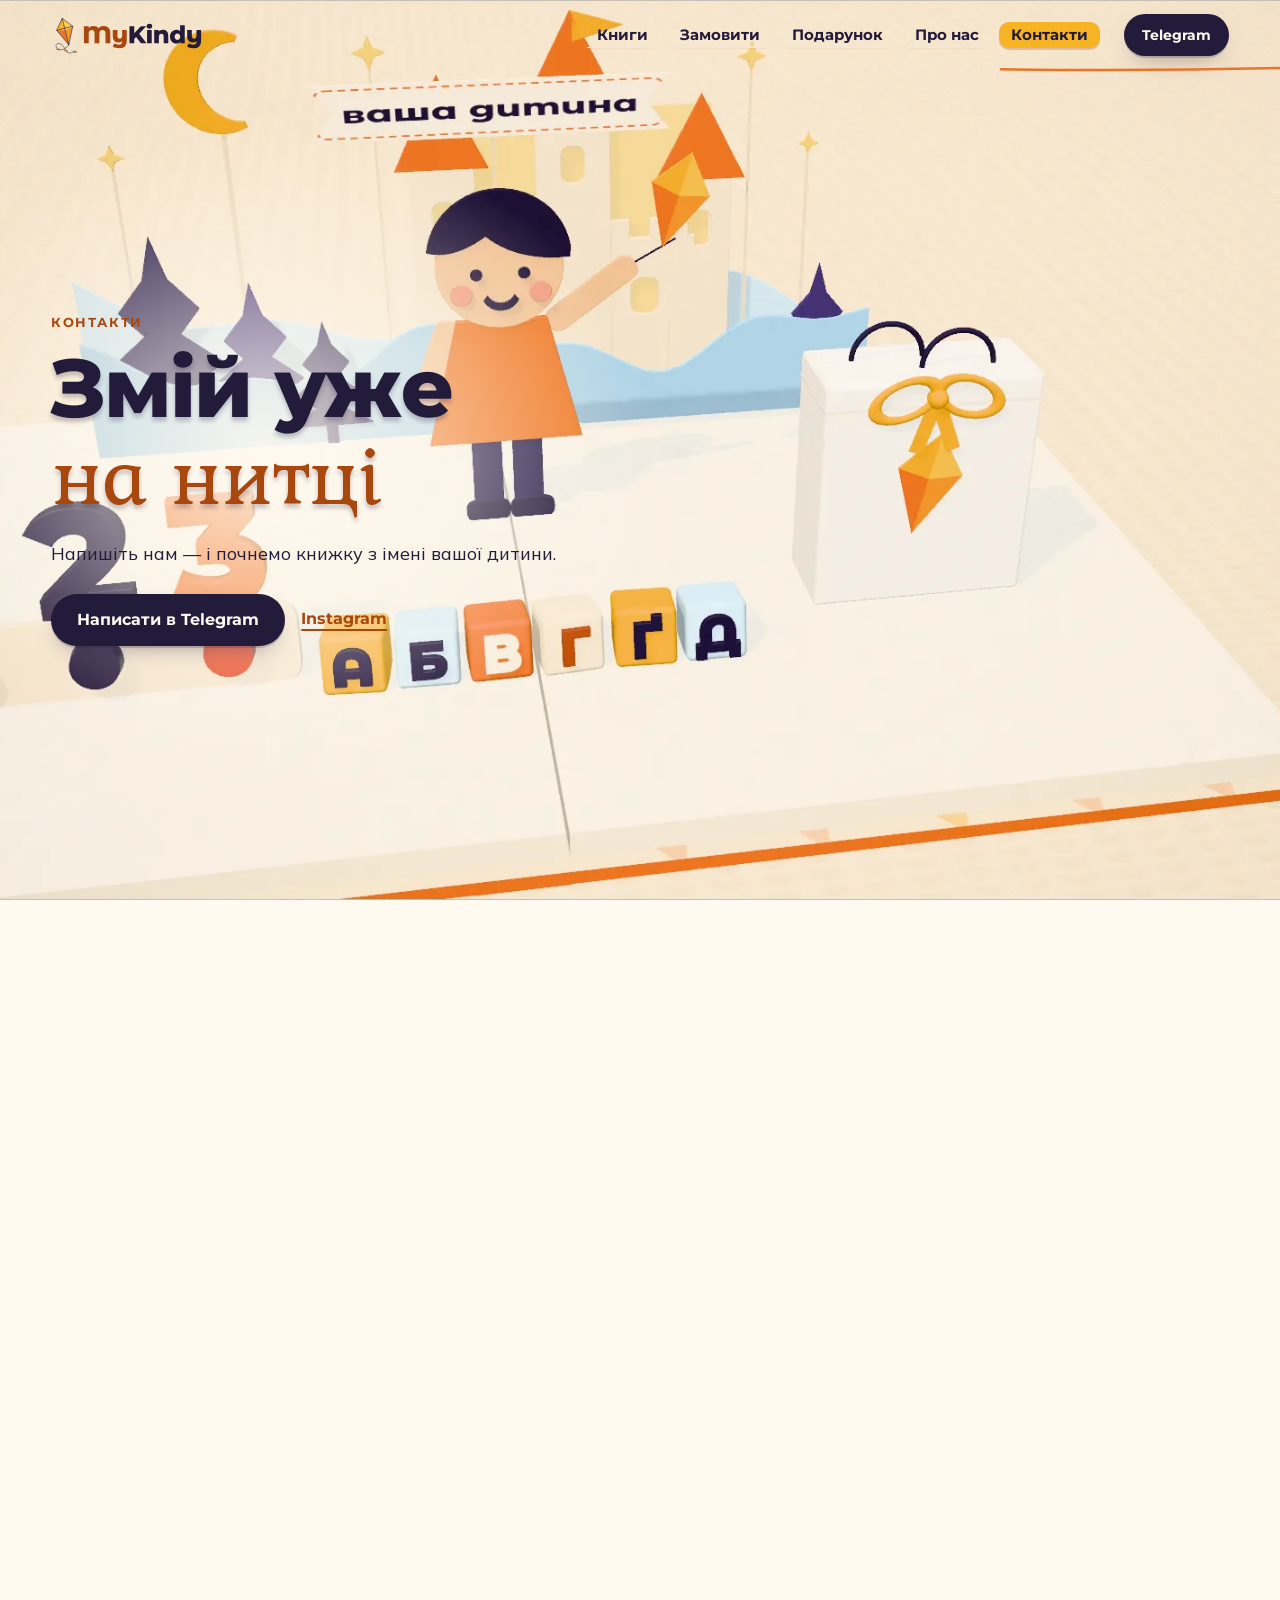
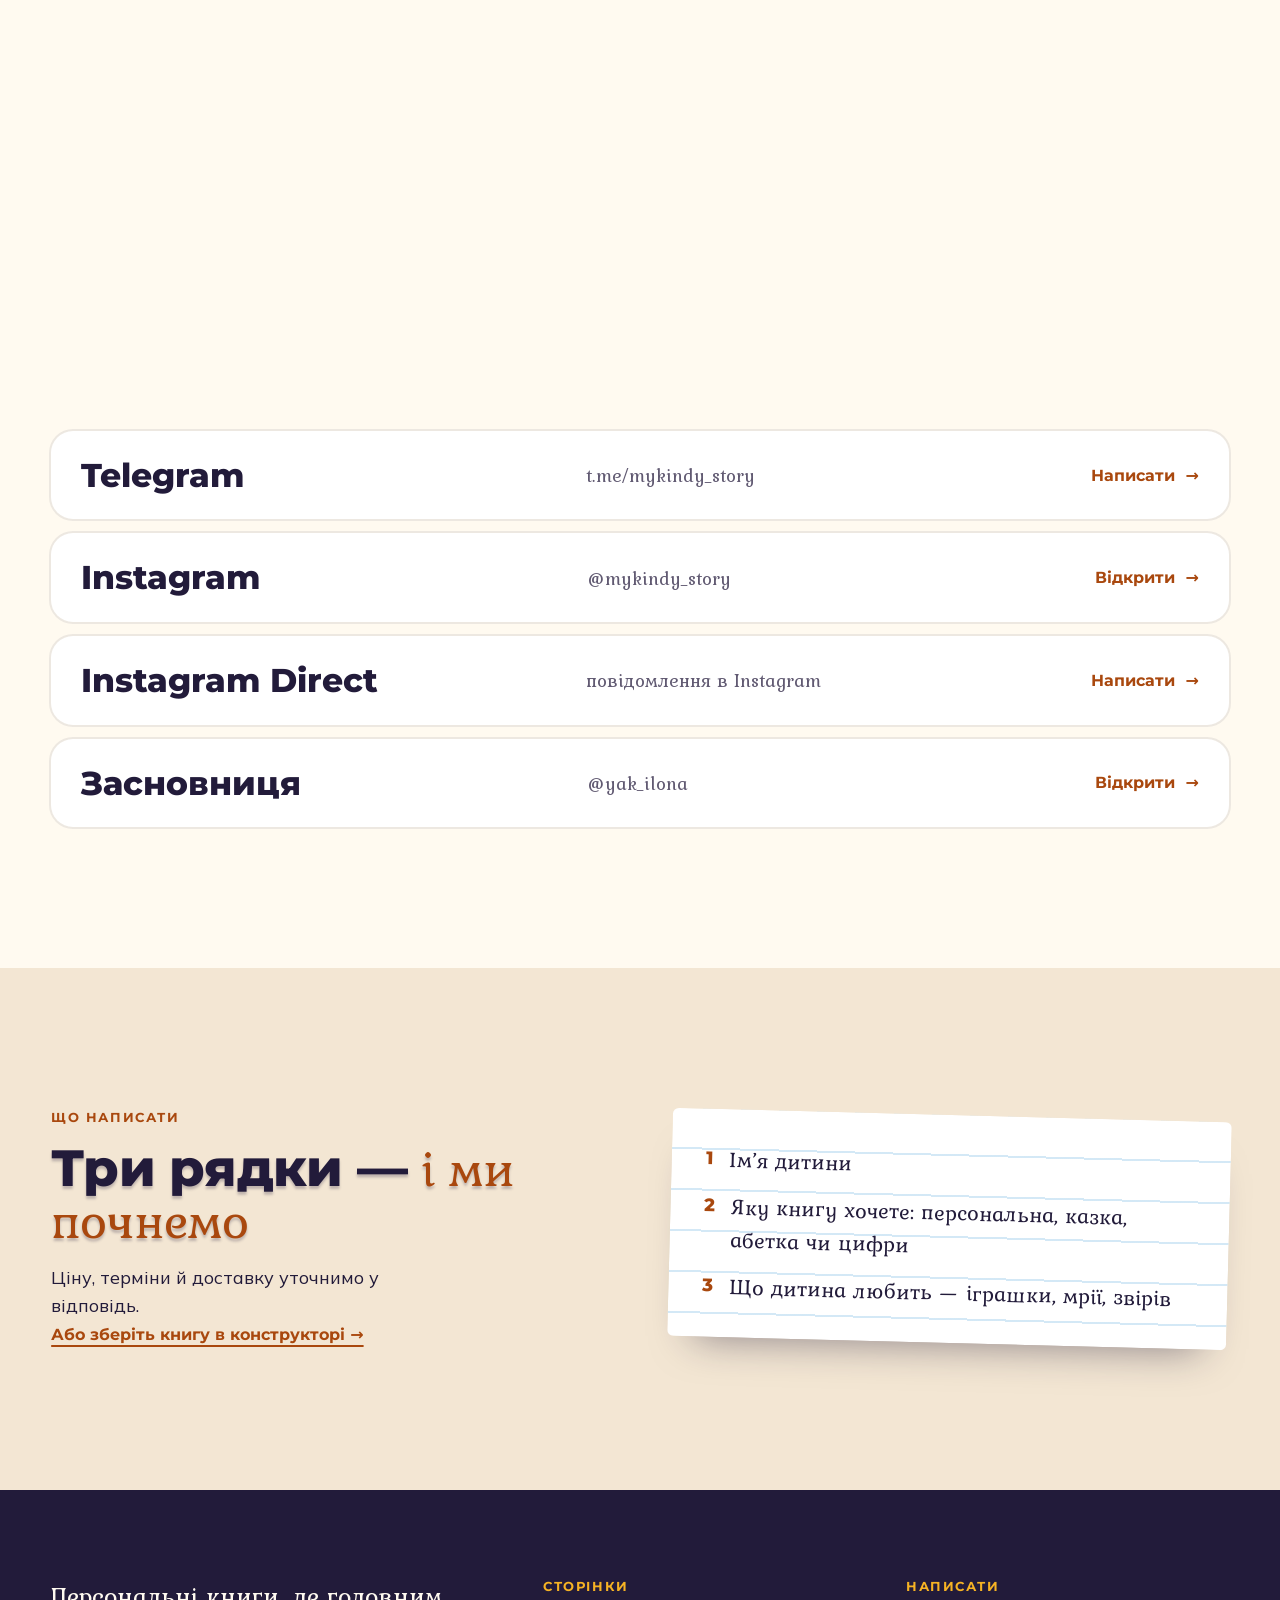
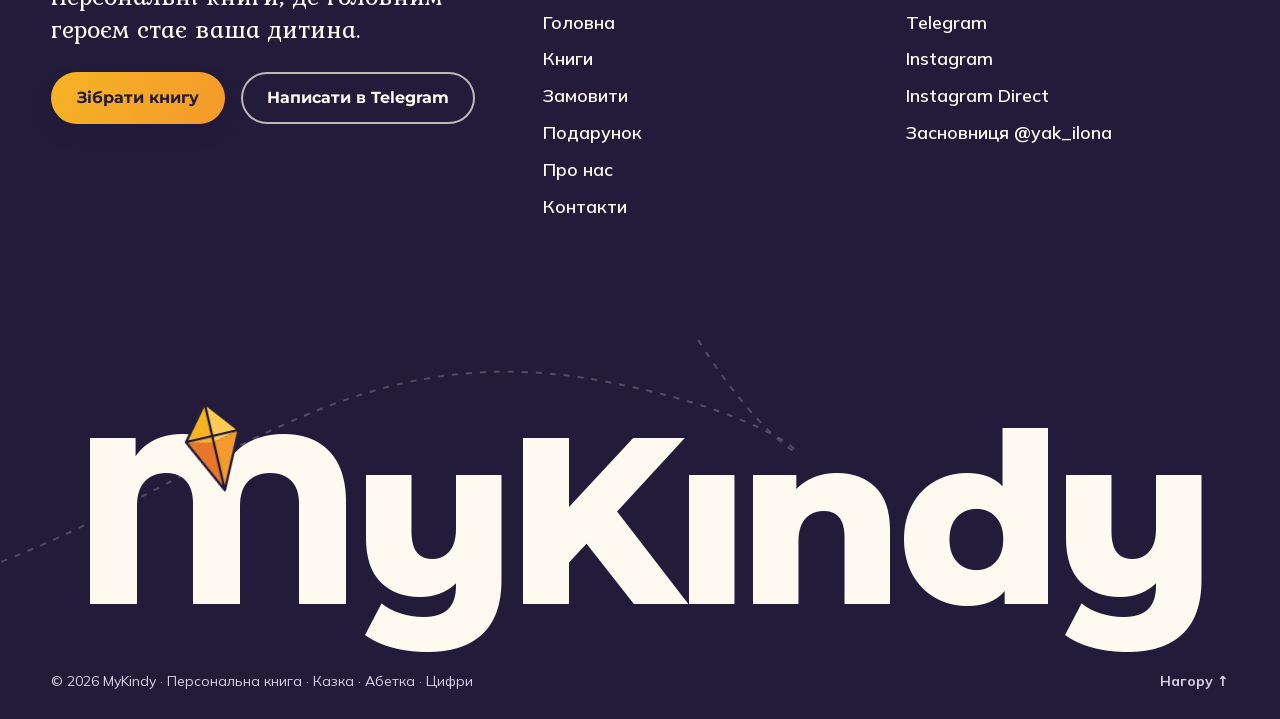
<file: public/kontakty.html>
<!doctype html>
<html lang="uk">
<head>
<meta charset="utf-8">
<meta name="viewport" content="width=device-width, initial-scale=1, viewport-fit=cover">
<title>Контакти — MyKindy</title>
<meta name="description" content="Напишіть MyKindy: Telegram t.me/mykindy_story, Instagram @mykindy_story.">
<meta name="theme-color" content="#FFFAF0">
<link rel="canonical" href="https://mykindy.pages.dev/kontakty">
<meta property="og:type" content="website"><meta property="og:site_name" content="MyKindy"><meta property="og:title" content="Контакти — MyKindy"><meta property="og:description" content="Напишіть MyKindy: Telegram t.me/mykindy_story, Instagram @mykindy_story.">
<meta property="og:image" content="https://mykindy.pages.dev/assets/img/og.jpg"><meta property="og:image:width" content="1200"><meta property="og:image:height" content="630"><meta property="og:locale" content="uk_UA"><meta name="twitter:card" content="summary_large_image">
<link rel="icon" href="favicon.svg" type="image/svg+xml">
<link rel="preload" href="assets/fonts/montserrat-800-cyrillic.woff2" as="font" type="font/woff2" crossorigin>
<link rel="preload" href="assets/fonts/mulish-300-800-cyrillic.woff2" as="font" type="font/woff2" crossorigin>
<link rel="stylesheet" href="assets/fonts/fonts.css">
<link rel="stylesheet" href="assets/css/site.css">
<script>try{if(sessionStorage.getItem('mk-tail'))document.documentElement.classList.add('tail-in')}catch(e){}</script>
<script type="importmap">{"imports":{"three":"./assets/vendor/three.module.min.js","three/addons/":"./assets/vendor/three-addons/"}}</script>
<script src="assets/vendor/lenis.min.js" defer></script><script src="assets/vendor/gsap/gsap.min.js" defer></script><script src="assets/vendor/gsap/ScrollTrigger.min.js" defer></script><script src="assets/vendor/gsap/DrawSVGPlugin.min.js" defer></script><script src="assets/vendor/gsap/ScrambleTextPlugin.min.js" defer></script>
<script type="application/json" id="i18n">{"menu": "Меню", "close": "Закрити", "page": "СТОРІНКА", "c_name_err": "Впишіть ім’я літерами (2–14 знаків).", "c_book_err": "Оберіть книгу.", "msg_hi": "Вітаю! Хочу замовити книгу MyKindy.", "msg_name": "Ім’я дитини", "msg_book": "Книга", "msg_love": "Що любить", "c_copy": "Скопіювати текст", "c_copied": "Скопійовано ✓", "g_letter_def": "ваша дитина", "tg": "https://t.me/mykindy_story", "dm": "https://ig.me/m/mykindy_story", "books": [["personalna", "Персональна книга"], ["kazka", "Авторська казка"], ["abetka", "Іменна абетка"], ["cyfry", "Інтерактивна книга цифр"]]}</script>
</head>
<body class="is-inner p-c" data-page="c">
<a class="skip" href="#main">Перейти до змісту</a>
<header class="hd">
  <a class="logo" href="index.html" aria-label="MyKindy — Головна"><svg class="logo-svg" viewBox="0 0 640 160" aria-hidden="true">
  <g id="kite" transform="translate(58 58) rotate(-14)">
    <path d="M0 -50 L-34 -8 L0 0 Z" fill="#F6B324"/>
    <path d="M0 -50 L34 -8 L0 0 Z" fill="#FFCB55"/>
    <path d="M-34 -8 L0 62 L0 0 Z" fill="#E8762A"/>
    <path d="M34 -8 L0 62 L0 0 Z" fill="#F39A2C"/>
    <path d="M0 -50 L0 62 M-34 -8 L34 -8" stroke="#221B3A" stroke-width="2.2" stroke-linecap="round" fill="none"/>
    <path d="M0 -50 L-34 -8 L0 62 L34 -8 Z" stroke="#221B3A" stroke-width="2.2" stroke-linejoin="round" fill="none"/>
  </g>
  <path d="M73 116 C 64 140, 30 146, 22 128 S 40 104, 56 132 S 70 152, 104 146" stroke="#221B3A" stroke-width="2" fill="none" stroke-linecap="round"/>
  <g fill="#A9480E"><path d="M30 137 l-7 -6 l1 10 Z M30 137 l8 -3 l-5 9 Z"/><path d="M62 143 l-6 -7 l-1 10 Z M62 143 l8 -1 l-6 8 Z"/><path d="M98 146 l-5 -7 l-2 9 Z M98 146 l8 0 l-6 7 Z"/></g>
  <g transform="translate(128 112) scale(0.1)">
    <path fill="#A9480E" d="M1152 -428V0H954V-422Q954 -485 921.0 -517.5Q888 -550 833 -550Q774 -550 739.5 -515.5Q705 -481 705 -412V0H507V-422Q507 -485 476.5 -517.5Q446 -550 393 -550Q336 -550 302.0 -515.5Q268 -481 268 -412V0H70V-700H262V-622Q294 -667 344.5 -690.5Q395 -714 462 -714Q531 -714 582.5 -689.0Q634 -664 666 -616Q702 -664 760.0 -689.0Q818 -714 889 -714Q1013 -714 1082.5 -640.5Q1152 -567 1152 -428ZM1828 -542V-99Q1828 52 1747.5 127.5Q1667 203 1516 203Q1437 203 1368.5 185.0Q1300 167 1252 132L1321 -1Q1353 26 1401.5 41.5Q1450 57 1498 57Q1570 57 1604.0 24.0Q1638 -9 1638 -74V-86Q1577 -28 1486 -28Q1381 -28 1318.5 -90.0Q1256 -152 1256 -276V-542H1446V-307Q1446 -245 1469.0 -217.0Q1492 -189 1536 -189Q1581 -189 1609.5 -221.0Q1638 -253 1638 -317V-542Z"/>
    <path fill="#221B3A" d="M2209 -254 2135 -175V0H1939V-700H2135V-409L2406 -700H2624L2338 -390L2639 0H2409ZM2662 -542H2852V0H2662ZM2641 -703Q2641 -746 2673.0 -775.0Q2705 -804 2757 -804Q2809 -804 2841.0 -776.5Q2873 -749 2873 -706Q2873 -661 2841.0 -631.5Q2809 -602 2757 -602Q2705 -602 2673.0 -631.0Q2641 -660 2641 -703ZM3532 -310V0H3342V-279Q3342 -390 3253 -390Q3204 -390 3174.5 -358.0Q3145 -326 3145 -262V0H2955V-542H3136V-483Q3168 -516 3212.0 -533.5Q3256 -551 3308 -551Q3409 -551 3470.5 -491.0Q3532 -431 3532 -310ZM4207 -742V0H4026V-54Q3973 9 3867 9Q3793 9 3732.0 -25.5Q3671 -60 3635.5 -124.0Q3600 -188 3600 -272Q3600 -356 3635.5 -419.5Q3671 -483 3732.0 -517.0Q3793 -551 3867 -551Q3964 -551 4017 -495V-742ZM4020 -272Q4020 -332 3988.5 -366.0Q3957 -400 3907 -400Q3857 -400 3825.0 -366.0Q3793 -332 3793 -272Q3793 -211 3825.0 -176.5Q3857 -142 3907 -142Q3956 -142 3988.0 -176.5Q4020 -211 4020 -272ZM4879 -542V-99Q4879 52 4798.5 127.5Q4718 203 4567 203Q4488 203 4419.5 185.0Q4351 167 4303 132L4372 -1Q4404 26 4452.5 41.5Q4501 57 4549 57Q4621 57 4655.0 24.0Q4689 -9 4689 -74V-86Q4628 -28 4537 -28Q4432 -28 4369.5 -90.0Q4307 -152 4307 -276V-542H4497V-307Q4497 -245 4520.0 -217.0Q4543 -189 4587 -189Q4632 -189 4660.5 -221.0Q4689 -253 4689 -317V-542Z"/>
  </g>
<metadata><c2pa:manifest>[base64]/[base64]/[base64]/haJjdXJseCpzZWxmI2p1bWJmPWMycGEuYXNzZXJ0aW9ucy9jMnBhLmFjdGlvbnMudjJkaGFzaFggpriafqI3vH4PMRD4Xfh6ub7bN69Ndib+/BqAdMVP4GCiY3VybHgpc2VsZiNqdW1iZj1jMnBhLmFzc2VydGlvbnMvYzJwYS5oYXNoLmRhdGFkaGFzaFggx9ufO13ikzBA6sYBtHyYqwwxA7PLxLv9ZU/[base64]/[base64]/3cyjxFA3Qo5S46fX0/ihY0VZ7mfb9KF703t5OjWDBWMA4GA1UdDwEB/wQEAwIHgDAVBgNVHSUEDjAMBgorBgEEAYPoXgIBMAwGA1UdEwEB/wQCMAAwHwYDVR0jBBgwFoAUzlHiBIFOZFsj+OPEz5o+nMHXXMIwCgYIKoZIzj0EAwMDZwAwZAIwMXMdFJ4BetLLVY7ORuE9noqbbAZOZn/aArXyTwFAZfKrPzxF2vPoJNf1+UCdg1XGAjBwX1zd9WGqYkqmL5SFqw1QySjr1zJfpJM9+1rdDwSPLMOPOjKuiXjoU/[base64]</c2pa:manifest></metadata></svg></a>
  <nav class="hd-nav" aria-label="Меню"><a class="tag" href="knyhy.html"><span>Книги</span></a><a class="tag" href="zamovyty.html"><span>Замовити</span></a><a class="tag" href="podarunok.html"><span>Подарунок</span></a><a class="tag" href="pro-nas.html"><span>Про нас</span></a><a class="tag" href="kontakty.html" aria-current=page><span>Контакти</span></a></nav>
  
  <div class="hd-r">
    <a class="btn btn-s hd-tg" href="https://t.me/mykindy_story" rel="noopener" target="_blank" data-magnetic>Telegram</a>
    <button class="menu-btn" type="button" aria-expanded="false" aria-controls="menu"><span>Меню</span><i></i></button>
  </div>
  <svg class="hd-thread" viewBox="0 0 1000 8" preserveAspectRatio="none" aria-hidden="true"><path pathLength="1000" d="M0 4 C 120 1, 240 7, 360 4 S 600 1, 720 4 S 900 7, 1000 4"/></svg>
</header>
<div class="menu" id="menu" hidden>
  <div class="menu-sheet">
    <ol class="menu-list"><li><a href="index.html"><span class="mn">01</span><span class="ml">Головна</span></a></li><li><a href="knyhy.html"><span class="mn">02</span><span class="ml">Книги</span></a></li><li><a href="zamovyty.html"><span class="mn">03</span><span class="ml">Замовити</span></a></li><li><a href="podarunok.html"><span class="mn">04</span><span class="ml">Подарунок</span></a></li><li><a href="pro-nas.html"><span class="mn">05</span><span class="ml">Про нас</span></a></li><li><a href="kontakty.html" aria-current=page><span class="mn">06</span><span class="ml">Контакти</span></a></li></ol>
    <div class="menu-foot"><svg class="kite-ico" viewBox="-40 -56 80 124" aria-hidden="true"><path d="M0 -50 L-34 -8 L0 0 Z" fill="#F6B324"/><path d="M0 -50 L34 -8 L0 0 Z" fill="#FFCB55"/><path d="M-34 -8 L0 62 L0 0 Z" fill="#E8762A"/><path d="M34 -8 L0 62 L0 0 Z" fill="#F39A2C"/><path d="M0 -50 L-34 -8 L0 62 L34 -8 Z M0 -50 L0 62 M-34 -8 L34 -8" stroke="#221B3A" stroke-width="3" stroke-linejoin="round" fill="none"/></svg><p>Персональні книги, де головним героєм стає ваша дитина.</p><p><a class="mlk" href="https://t.me/mykindy_story" rel="noopener" target="_blank">Telegram</a> · <a class="mlk" href="https://www.instagram.com/mykindy_story/" rel="noopener" target="_blank">Instagram</a></p></div>
  </div>
</div>
<main id="main"><section class="ihero ihero-c ihero-tall">
  <div class="ihero-stick"><canvas class="stage stage-lite" aria-hidden="true"></canvas><img class="poster" data-src="assets/img/poster.webp" alt="" hidden>
  <div class="wrap ihero-copy"><p class="kicker">Контакти</p><h1 class="display display-i fold">Змій уже<br> <em>на нитці</em></h1><p class="lead">Напишіть нам — і почнемо книжку з імені вашої дитини.</p><div class="actions"><a class="btn" href="https://t.me/mykindy_story" rel="noopener" target="_blank" data-magnetic>Написати в Telegram</a><a class="link" href="https://www.instagram.com/mykindy_story/" rel="noopener" target="_blank">Instagram</a></div></div></div>
</section>
<section class="sec clist"><div class="wrap"><ul class="crows"><li><a class="crow" href="https://t.me/mykindy_story" rel="noopener" target="_blank"><span class="crow-n">Telegram</span><span class="crow-s">t.me/mykindy_story</span><span class="crow-b">Написати<i aria-hidden="true">→</i></span></a></li><li><a class="crow" href="https://www.instagram.com/mykindy_story/" rel="noopener" target="_blank"><span class="crow-n">Instagram</span><span class="crow-s">@mykindy_story</span><span class="crow-b">Відкрити<i aria-hidden="true">→</i></span></a></li><li><a class="crow" href="https://ig.me/m/mykindy_story" rel="noopener" target="_blank"><span class="crow-n">Instagram Direct</span><span class="crow-s">повідомлення в Instagram</span><span class="crow-b">Написати<i aria-hidden="true">→</i></span></a></li><li><a class="crow" href="https://www.instagram.com/yak_ilona/" rel="noopener" target="_blank"><span class="crow-n">Засновниця</span><span class="crow-s">@yak_ilona</span><span class="crow-b">Відкрити<i aria-hidden="true">→</i></span></a></li></ul></div></section>
<section class="sec note-sec"><div class="wrap note-grid"><div><p class="kicker">Що написати</p><h2 class="h2 fold">Три рядки — <em>і ми почнемо</em></h2><p class="lead">Ціну, терміни й доставку уточнимо у відповідь.</p><a class="link" href="zamovyty.html">Або зберіть книгу в конструкторі →</a></div><ol class="note" data-reveal="up" data-stagger><li><span>1</span>Ім’я дитини</li><li><span>2</span>Яку книгу хочете: персональна, казка, абетка чи цифри</li><li><span>3</span>Що дитина любить — іграшки, мрії, звірів</li></ol></div></section>
</main>
<footer class="ft">
  <div class="wrap ft-grid">
    <div class="ft-a"><p class="ft-t">Персональні книги, де головним героєм стає ваша дитина.</p><div class="actions"><a class="btn btn-kite" href="zamovyty.html" data-magnetic>Зібрати книгу</a><a class="btn btn-ghost-l" href="https://t.me/mykindy_story" rel="noopener" target="_blank">Написати в Telegram</a></div></div>
    <div><h2 class="ft-h">Сторінки</h2><ul class="ft-list"><li><a href="index.html">Головна</a></li><li><a href="knyhy.html">Книги</a></li><li><a href="zamovyty.html">Замовити</a></li><li><a href="podarunok.html">Подарунок</a></li><li><a href="pro-nas.html">Про нас</a></li><li><a href="kontakty.html">Контакти</a></li></ul></div>
    <div><h2 class="ft-h">Написати</h2><ul class="ft-list"><li><a href="https://t.me/mykindy_story" rel="noopener" target="_blank">Telegram</a></li><li><a href="https://www.instagram.com/mykindy_story/" rel="noopener" target="_blank">Instagram</a></li><li><a href="https://ig.me/m/mykindy_story" rel="noopener" target="_blank">Instagram Direct</a></li><li><a href="https://www.instagram.com/yak_ilona/" rel="noopener" target="_blank">Засновниця @yak_ilona</a></li></ul></div>
  </div>
  <div class="ft-giant" aria-hidden="true">
    <p class="ft-word">MyK<span class="ft-i">ı<i class="ft-dot"></i></span>ndy</p>
    <svg class="ft-fly" viewBox="0 0 1000 400" preserveAspectRatio="none"><path class="ft-path" d="M-40 360 C 160 260, 260 60, 470 120 S 640 300, 545 70"/></svg>
    <div class="ft-kite"><svg class="kite-ico" viewBox="-40 -56 80 124" aria-hidden="true"><path d="M0 -50 L-34 -8 L0 0 Z" fill="#F6B324"/><path d="M0 -50 L34 -8 L0 0 Z" fill="#FFCB55"/><path d="M-34 -8 L0 62 L0 0 Z" fill="#E8762A"/><path d="M34 -8 L0 62 L0 0 Z" fill="#F39A2C"/><path d="M0 -50 L-34 -8 L0 62 L34 -8 Z M0 -50 L0 62 M-34 -8 L34 -8" stroke="#221B3A" stroke-width="3" stroke-linejoin="round" fill="none"/></svg></div>
  </div>
  <div class="wrap ft-bot"><p class="ft-c">© 2026 MyKindy · Персональна книга · Казка · Абетка · Цифри</p><a class="ft-up" href="#main">Нагору ↑</a></div>
</footer>
<div class="tail" aria-hidden="true"><svg class="tail-svg" viewBox="0 0 100 100" preserveAspectRatio="none"><defs><linearGradient id="tailg" x1="0" y1="1" x2="1" y2="0"><stop offset="0" stop-color="#F6B324"/><stop offset="1" stop-color="#E8762A"/></linearGradient></defs><path class="tail-p" d="M-20 128 C 8 96, 22 104, 40 72 S 62 34, 78 30 S 104 6, 124 -24"/></svg><div class="tail-kite"><svg class="kite-ico" viewBox="-40 -56 80 124" aria-hidden="true"><path d="M0 -50 L-34 -8 L0 0 Z" fill="#F6B324"/><path d="M0 -50 L34 -8 L0 0 Z" fill="#FFCB55"/><path d="M-34 -8 L0 62 L0 0 Z" fill="#E8762A"/><path d="M34 -8 L0 62 L0 0 Z" fill="#F39A2C"/><path d="M0 -50 L-34 -8 L0 62 L34 -8 Z M0 -50 L0 62 M-34 -8 L34 -8" stroke="#221B3A" stroke-width="3" stroke-linejoin="round" fill="none"/></svg></div></div><div class="cur" aria-hidden="true"><svg class="cur-th"><path/></svg><i class="cur-ring"></i><i class="cur-dot"></i><div class="cur-kite"><svg class="kite-ico" viewBox="-40 -56 80 124" aria-hidden="true"><path d="M0 -50 L-34 -8 L0 0 Z" fill="#F6B324"/><path d="M0 -50 L34 -8 L0 0 Z" fill="#FFCB55"/><path d="M-34 -8 L0 62 L0 0 Z" fill="#E8762A"/><path d="M34 -8 L0 62 L0 0 Z" fill="#F39A2C"/><path d="M0 -50 L-34 -8 L0 62 L34 -8 Z M0 -50 L0 62 M-34 -8 L34 -8" stroke="#221B3A" stroke-width="3" stroke-linejoin="round" fill="none"/></svg></div></div>
<script type="module" src="assets/js/page.js"></script>
</body>
</html>
</file>
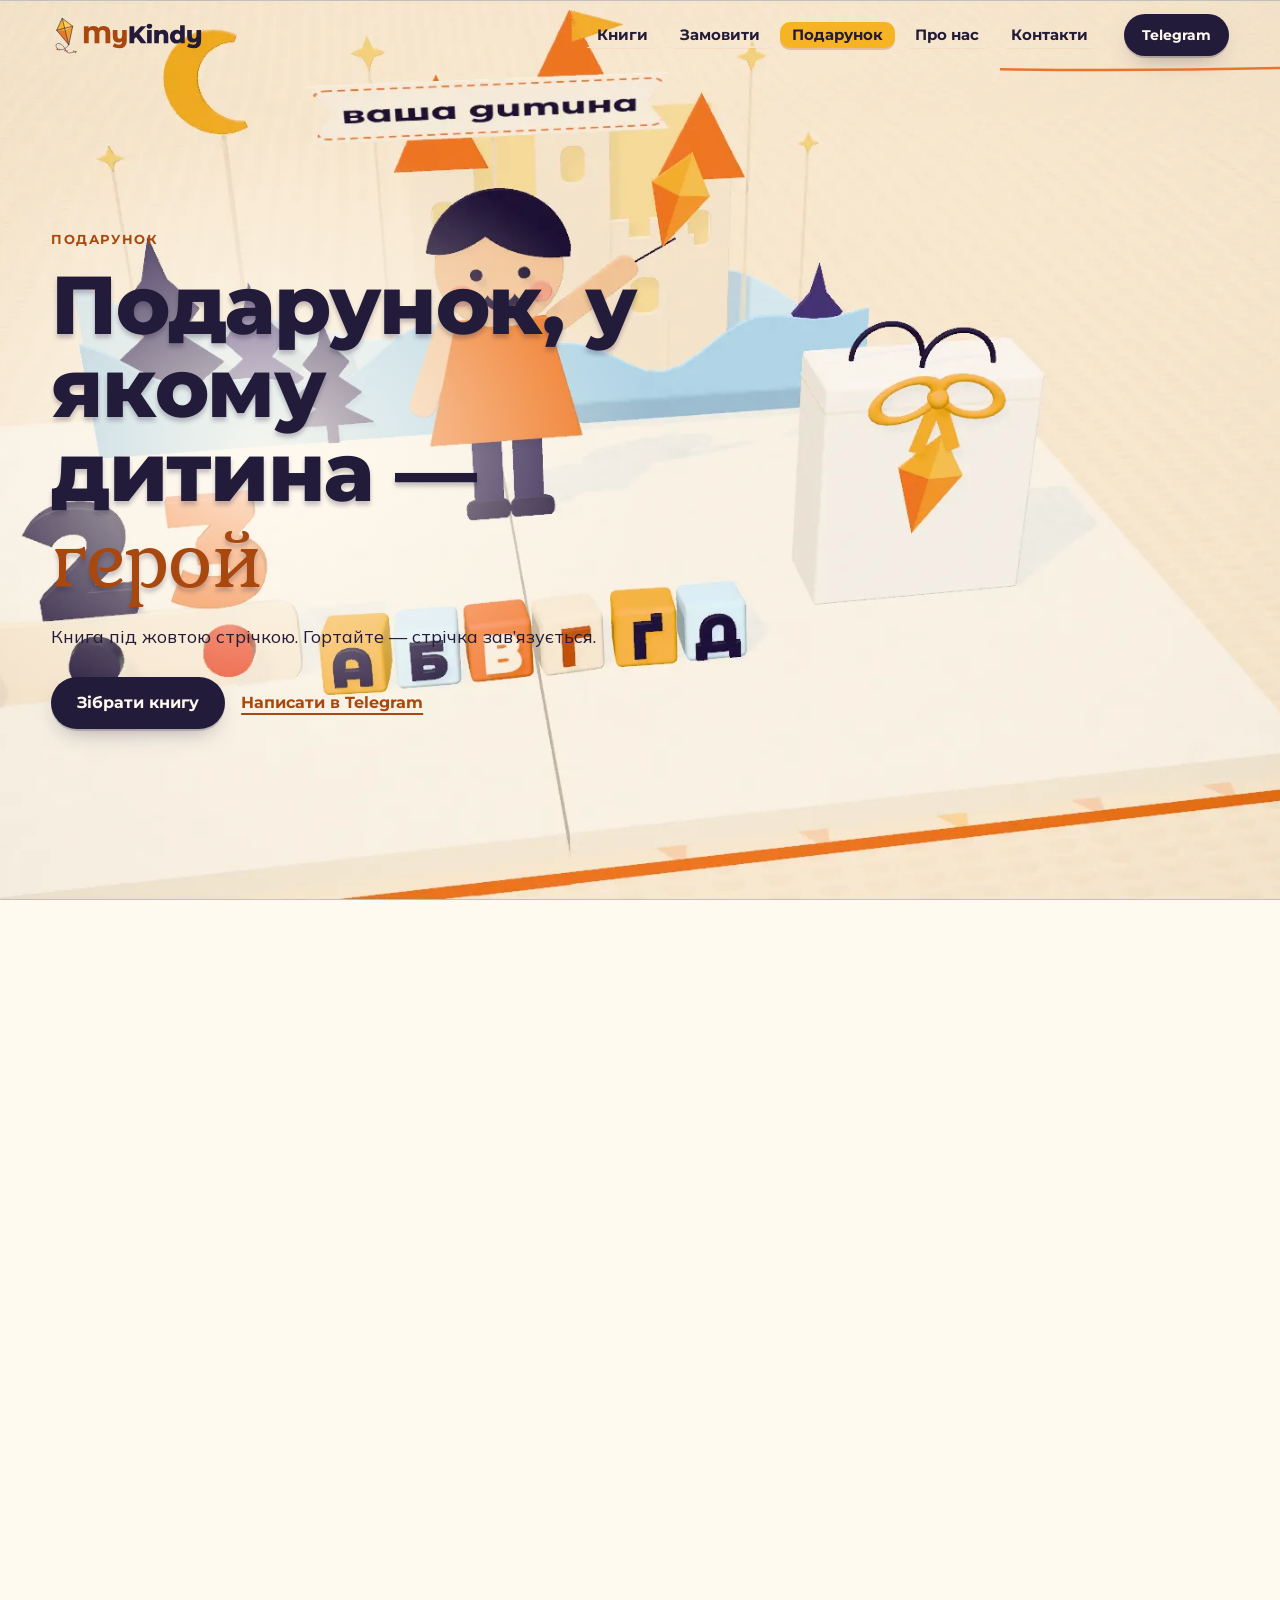
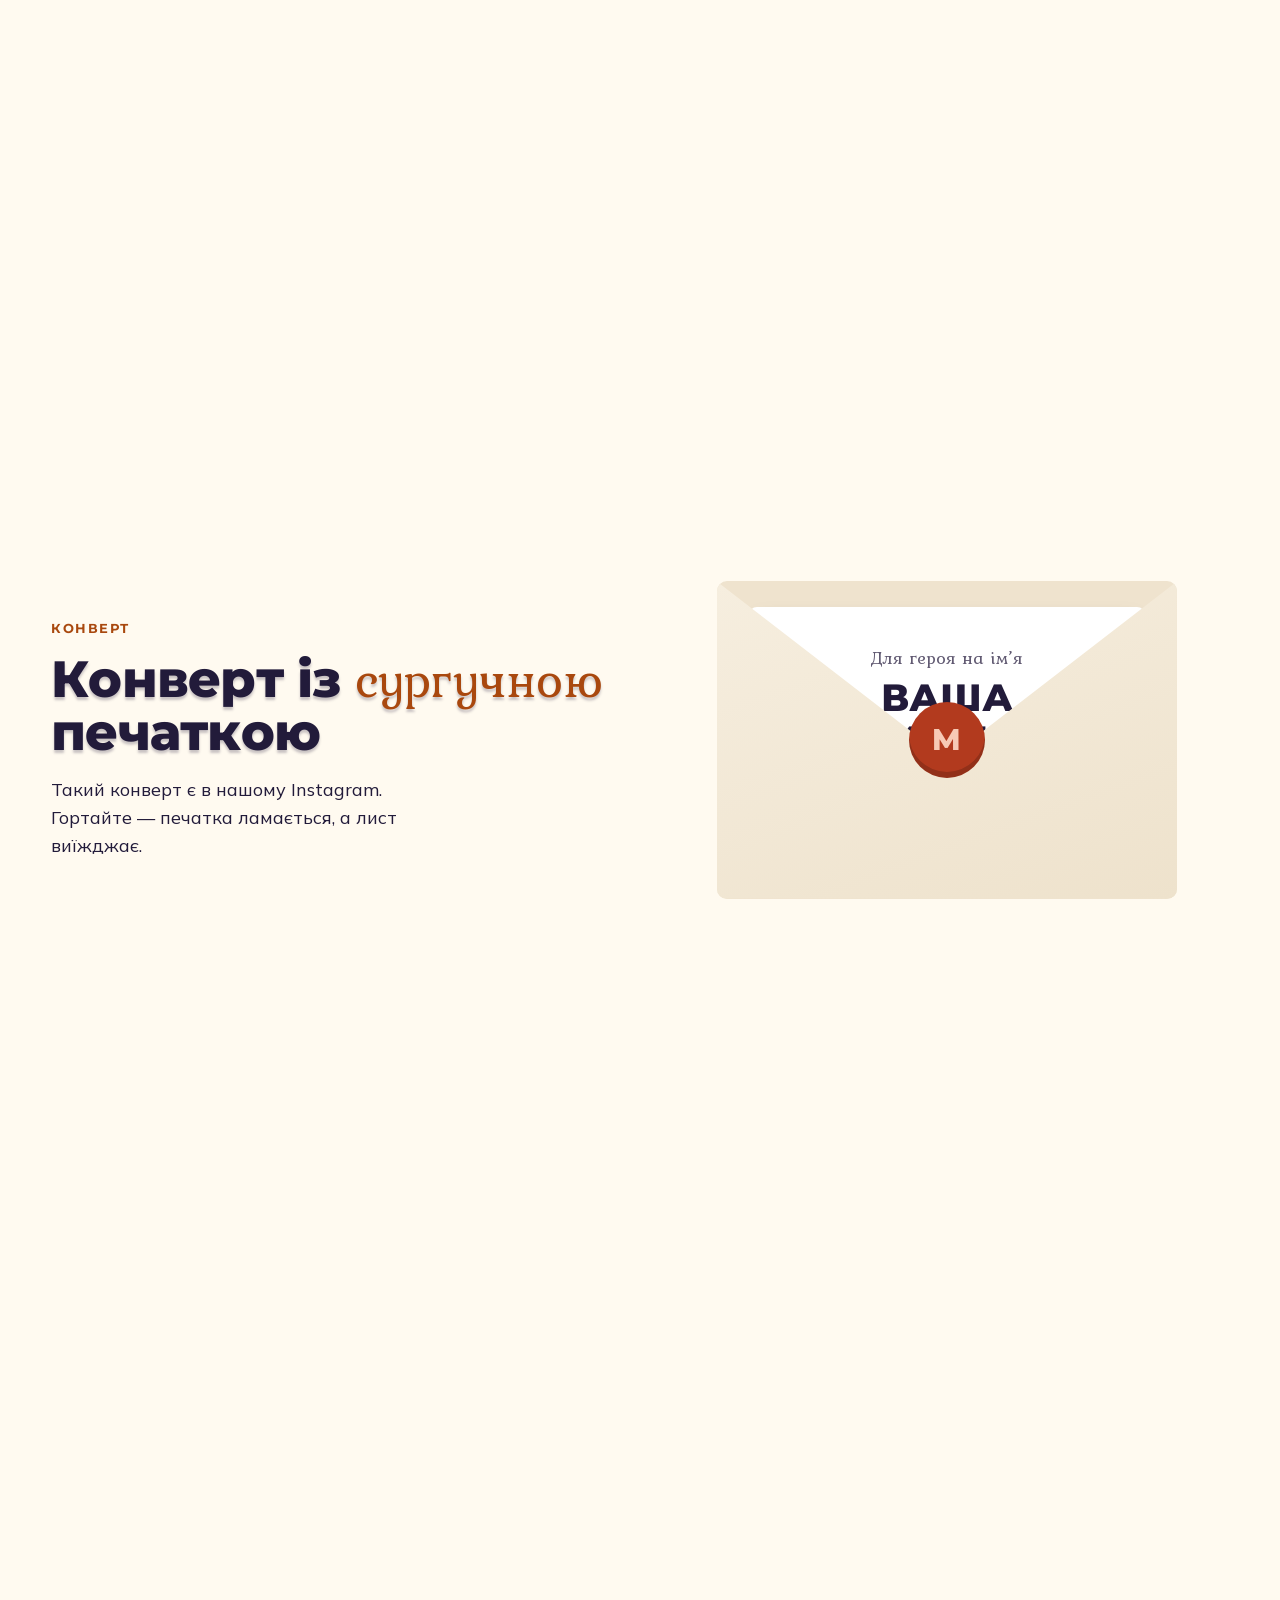
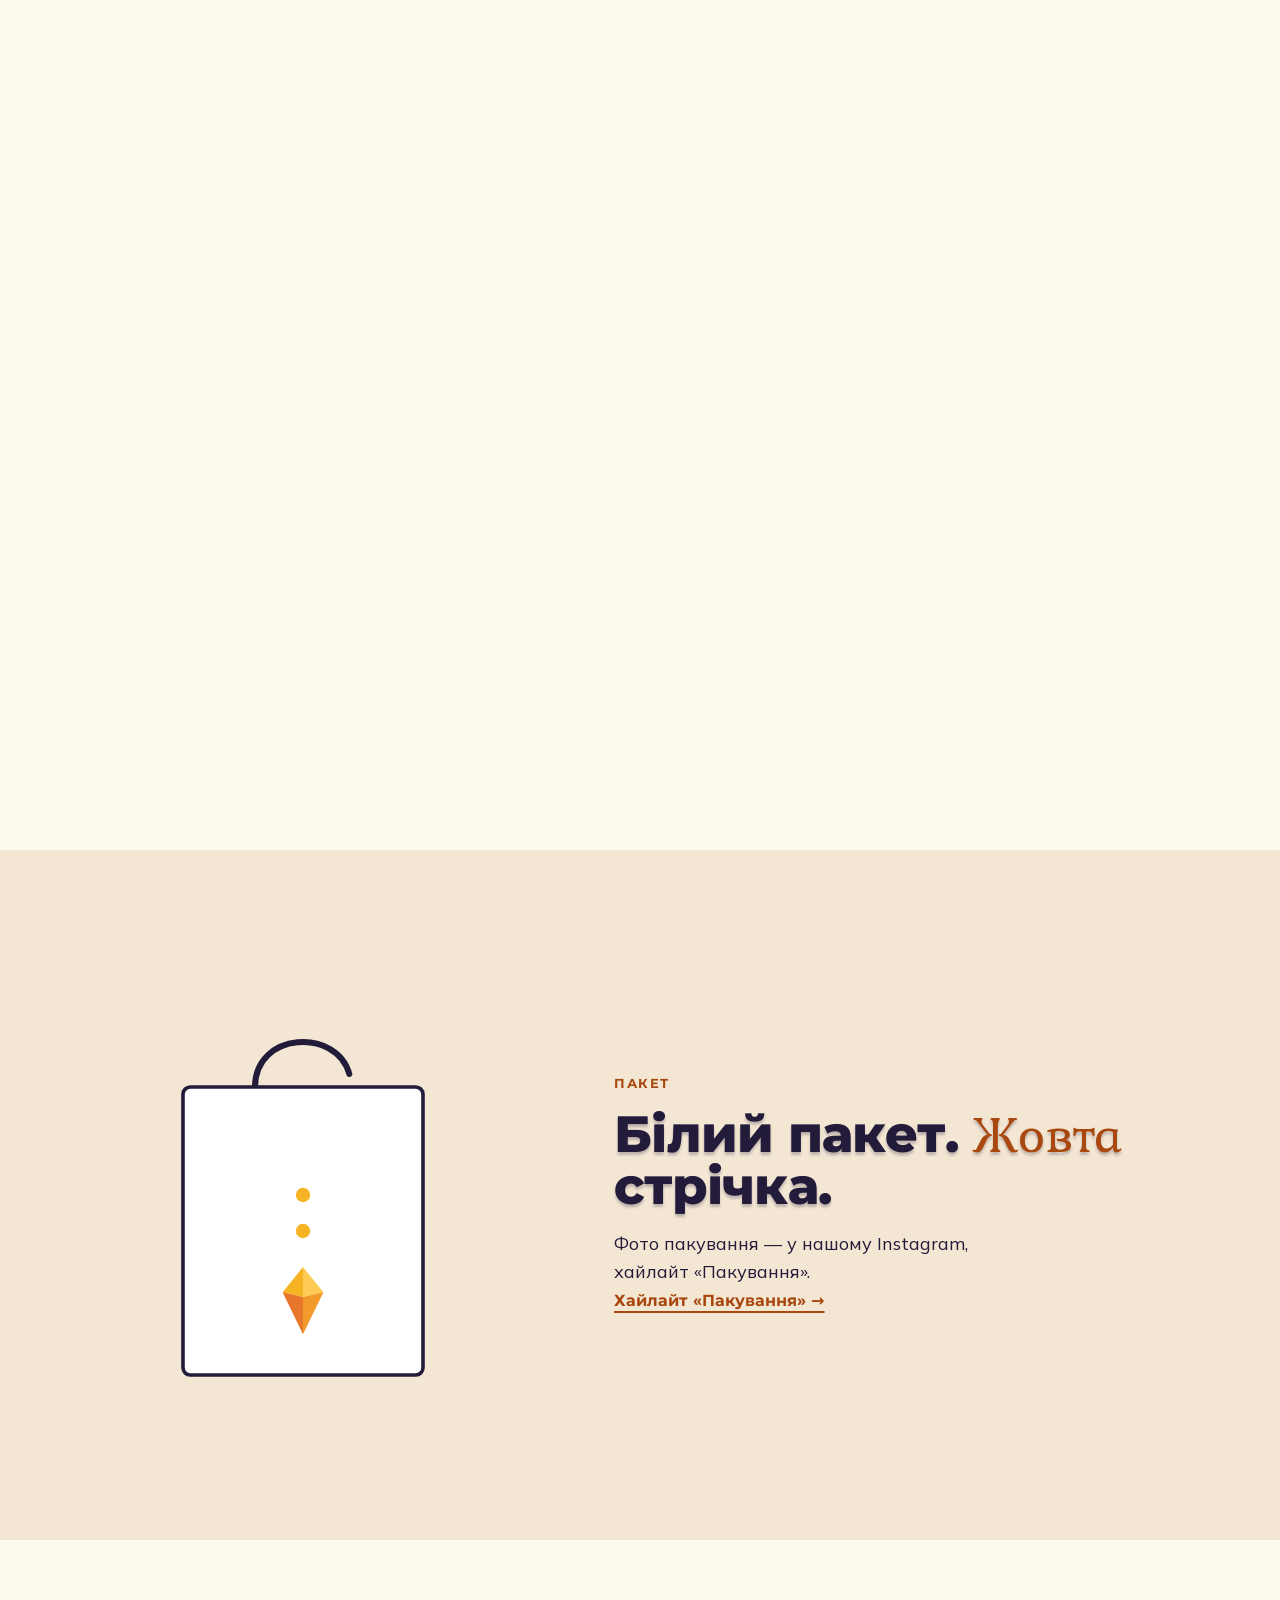
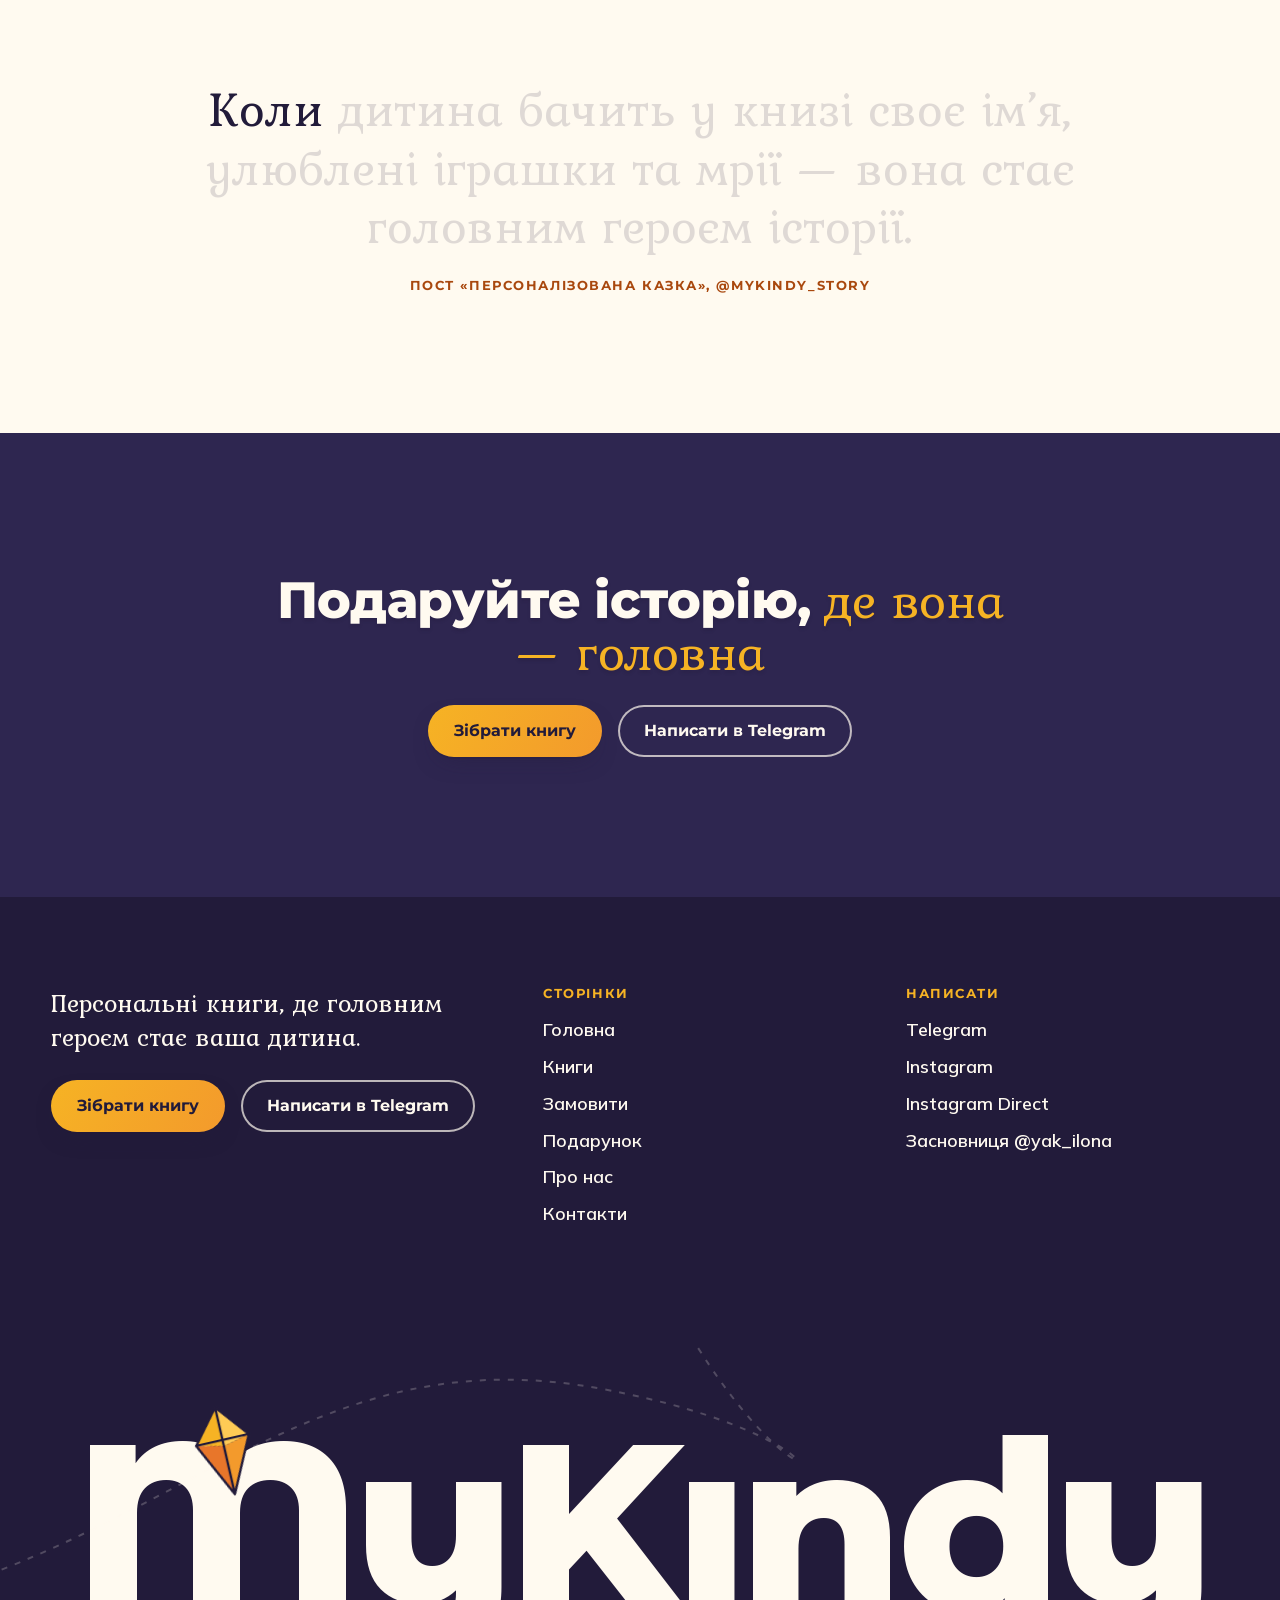
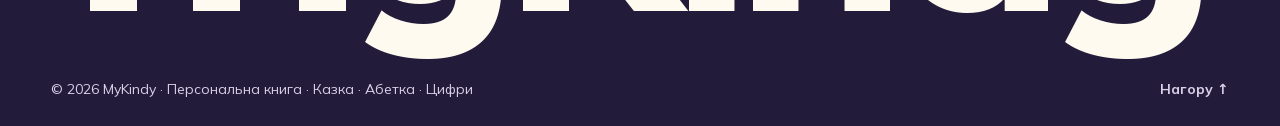
<file: public/podarunok.html>
<!doctype html>
<html lang="uk">
<head>
<meta charset="utf-8">
<meta name="viewport" content="width=device-width, initial-scale=1, viewport-fit=cover">
<title>Пакування й подарунок — MyKindy</title>
<meta name="description" content="Білий пакет із жовтою стрічкою і конверт із сургучною печаткою — пакування книг MyKindy.">
<meta name="theme-color" content="#FFFAF0">
<link rel="canonical" href="https://mykindy.pages.dev/podarunok">
<meta property="og:type" content="website"><meta property="og:site_name" content="MyKindy"><meta property="og:title" content="Пакування й подарунок — MyKindy"><meta property="og:description" content="Білий пакет із жовтою стрічкою і конверт із сургучною печаткою — пакування книг MyKindy.">
<meta property="og:image" content="https://mykindy.pages.dev/assets/img/og.jpg"><meta property="og:image:width" content="1200"><meta property="og:image:height" content="630"><meta property="og:locale" content="uk_UA"><meta name="twitter:card" content="summary_large_image">
<link rel="icon" href="favicon.svg" type="image/svg+xml">
<link rel="preload" href="assets/fonts/montserrat-800-cyrillic.woff2" as="font" type="font/woff2" crossorigin>
<link rel="preload" href="assets/fonts/mulish-300-800-cyrillic.woff2" as="font" type="font/woff2" crossorigin>
<link rel="stylesheet" href="assets/fonts/fonts.css">
<link rel="stylesheet" href="assets/css/site.css">
<script>try{if(sessionStorage.getItem('mk-tail'))document.documentElement.classList.add('tail-in')}catch(e){}</script>
<script type="importmap">{"imports":{"three":"./assets/vendor/three.module.min.js","three/addons/":"./assets/vendor/three-addons/"}}</script>
<script src="assets/vendor/lenis.min.js" defer></script><script src="assets/vendor/gsap/gsap.min.js" defer></script><script src="assets/vendor/gsap/ScrollTrigger.min.js" defer></script><script src="assets/vendor/gsap/DrawSVGPlugin.min.js" defer></script><script src="assets/vendor/gsap/ScrambleTextPlugin.min.js" defer></script>
<script type="application/json" id="i18n">{"menu": "Меню", "close": "Закрити", "page": "СТОРІНКА", "c_name_err": "Впишіть ім’я літерами (2–14 знаків).", "c_book_err": "Оберіть книгу.", "msg_hi": "Вітаю! Хочу замовити книгу MyKindy.", "msg_name": "Ім’я дитини", "msg_book": "Книга", "msg_love": "Що любить", "c_copy": "Скопіювати текст", "c_copied": "Скопійовано ✓", "g_letter_def": "ваша дитина", "tg": "https://t.me/mykindy_story", "dm": "https://ig.me/m/mykindy_story", "books": [["personalna", "Персональна книга"], ["kazka", "Авторська казка"], ["abetka", "Іменна абетка"], ["cyfry", "Інтерактивна книга цифр"]]}</script>
</head>
<body class="is-inner p-gift" data-page="gift">
<a class="skip" href="#main">Перейти до змісту</a>
<header class="hd">
  <a class="logo" href="index.html" aria-label="MyKindy — Головна"><svg class="logo-svg" viewBox="0 0 640 160" aria-hidden="true">
  <g id="kite" transform="translate(58 58) rotate(-14)">
    <path d="M0 -50 L-34 -8 L0 0 Z" fill="#F6B324"/>
    <path d="M0 -50 L34 -8 L0 0 Z" fill="#FFCB55"/>
    <path d="M-34 -8 L0 62 L0 0 Z" fill="#E8762A"/>
    <path d="M34 -8 L0 62 L0 0 Z" fill="#F39A2C"/>
    <path d="M0 -50 L0 62 M-34 -8 L34 -8" stroke="#221B3A" stroke-width="2.2" stroke-linecap="round" fill="none"/>
    <path d="M0 -50 L-34 -8 L0 62 L34 -8 Z" stroke="#221B3A" stroke-width="2.2" stroke-linejoin="round" fill="none"/>
  </g>
  <path d="M73 116 C 64 140, 30 146, 22 128 S 40 104, 56 132 S 70 152, 104 146" stroke="#221B3A" stroke-width="2" fill="none" stroke-linecap="round"/>
  <g fill="#A9480E"><path d="M30 137 l-7 -6 l1 10 Z M30 137 l8 -3 l-5 9 Z"/><path d="M62 143 l-6 -7 l-1 10 Z M62 143 l8 -1 l-6 8 Z"/><path d="M98 146 l-5 -7 l-2 9 Z M98 146 l8 0 l-6 7 Z"/></g>
  <g transform="translate(128 112) scale(0.1)">
    <path fill="#A9480E" d="M1152 -428V0H954V-422Q954 -485 921.0 -517.5Q888 -550 833 -550Q774 -550 739.5 -515.5Q705 -481 705 -412V0H507V-422Q507 -485 476.5 -517.5Q446 -550 393 -550Q336 -550 302.0 -515.5Q268 -481 268 -412V0H70V-700H262V-622Q294 -667 344.5 -690.5Q395 -714 462 -714Q531 -714 582.5 -689.0Q634 -664 666 -616Q702 -664 760.0 -689.0Q818 -714 889 -714Q1013 -714 1082.5 -640.5Q1152 -567 1152 -428ZM1828 -542V-99Q1828 52 1747.5 127.5Q1667 203 1516 203Q1437 203 1368.5 185.0Q1300 167 1252 132L1321 -1Q1353 26 1401.5 41.5Q1450 57 1498 57Q1570 57 1604.0 24.0Q1638 -9 1638 -74V-86Q1577 -28 1486 -28Q1381 -28 1318.5 -90.0Q1256 -152 1256 -276V-542H1446V-307Q1446 -245 1469.0 -217.0Q1492 -189 1536 -189Q1581 -189 1609.5 -221.0Q1638 -253 1638 -317V-542Z"/>
    <path fill="#221B3A" d="M2209 -254 2135 -175V0H1939V-700H2135V-409L2406 -700H2624L2338 -390L2639 0H2409ZM2662 -542H2852V0H2662ZM2641 -703Q2641 -746 2673.0 -775.0Q2705 -804 2757 -804Q2809 -804 2841.0 -776.5Q2873 -749 2873 -706Q2873 -661 2841.0 -631.5Q2809 -602 2757 -602Q2705 -602 2673.0 -631.0Q2641 -660 2641 -703ZM3532 -310V0H3342V-279Q3342 -390 3253 -390Q3204 -390 3174.5 -358.0Q3145 -326 3145 -262V0H2955V-542H3136V-483Q3168 -516 3212.0 -533.5Q3256 -551 3308 -551Q3409 -551 3470.5 -491.0Q3532 -431 3532 -310ZM4207 -742V0H4026V-54Q3973 9 3867 9Q3793 9 3732.0 -25.5Q3671 -60 3635.5 -124.0Q3600 -188 3600 -272Q3600 -356 3635.5 -419.5Q3671 -483 3732.0 -517.0Q3793 -551 3867 -551Q3964 -551 4017 -495V-742ZM4020 -272Q4020 -332 3988.5 -366.0Q3957 -400 3907 -400Q3857 -400 3825.0 -366.0Q3793 -332 3793 -272Q3793 -211 3825.0 -176.5Q3857 -142 3907 -142Q3956 -142 3988.0 -176.5Q4020 -211 4020 -272ZM4879 -542V-99Q4879 52 4798.5 127.5Q4718 203 4567 203Q4488 203 4419.5 185.0Q4351 167 4303 132L4372 -1Q4404 26 4452.5 41.5Q4501 57 4549 57Q4621 57 4655.0 24.0Q4689 -9 4689 -74V-86Q4628 -28 4537 -28Q4432 -28 4369.5 -90.0Q4307 -152 4307 -276V-542H4497V-307Q4497 -245 4520.0 -217.0Q4543 -189 4587 -189Q4632 -189 4660.5 -221.0Q4689 -253 4689 -317V-542Z"/>
  </g>
<metadata><c2pa:manifest>[base64]/[base64]/[base64]/haJjdXJseCpzZWxmI2p1bWJmPWMycGEuYXNzZXJ0aW9ucy9jMnBhLmFjdGlvbnMudjJkaGFzaFggpriafqI3vH4PMRD4Xfh6ub7bN69Ndib+/BqAdMVP4GCiY3VybHgpc2VsZiNqdW1iZj1jMnBhLmFzc2VydGlvbnMvYzJwYS5oYXNoLmRhdGFkaGFzaFggx9ufO13ikzBA6sYBtHyYqwwxA7PLxLv9ZU/[base64]/[base64]/3cyjxFA3Qo5S46fX0/ihY0VZ7mfb9KF703t5OjWDBWMA4GA1UdDwEB/wQEAwIHgDAVBgNVHSUEDjAMBgorBgEEAYPoXgIBMAwGA1UdEwEB/wQCMAAwHwYDVR0jBBgwFoAUzlHiBIFOZFsj+OPEz5o+nMHXXMIwCgYIKoZIzj0EAwMDZwAwZAIwMXMdFJ4BetLLVY7ORuE9noqbbAZOZn/aArXyTwFAZfKrPzxF2vPoJNf1+UCdg1XGAjBwX1zd9WGqYkqmL5SFqw1QySjr1zJfpJM9+1rdDwSPLMOPOjKuiXjoU/[base64]</c2pa:manifest></metadata></svg></a>
  <nav class="hd-nav" aria-label="Меню"><a class="tag" href="knyhy.html"><span>Книги</span></a><a class="tag" href="zamovyty.html"><span>Замовити</span></a><a class="tag" href="podarunok.html" aria-current=page><span>Подарунок</span></a><a class="tag" href="pro-nas.html"><span>Про нас</span></a><a class="tag" href="kontakty.html"><span>Контакти</span></a></nav>
  
  <div class="hd-r">
    <a class="btn btn-s hd-tg" href="https://t.me/mykindy_story" rel="noopener" target="_blank" data-magnetic>Telegram</a>
    <button class="menu-btn" type="button" aria-expanded="false" aria-controls="menu"><span>Меню</span><i></i></button>
  </div>
  <svg class="hd-thread" viewBox="0 0 1000 8" preserveAspectRatio="none" aria-hidden="true"><path pathLength="1000" d="M0 4 C 120 1, 240 7, 360 4 S 600 1, 720 4 S 900 7, 1000 4"/></svg>
</header>
<div class="menu" id="menu" hidden>
  <div class="menu-sheet">
    <ol class="menu-list"><li><a href="index.html"><span class="mn">01</span><span class="ml">Головна</span></a></li><li><a href="knyhy.html"><span class="mn">02</span><span class="ml">Книги</span></a></li><li><a href="zamovyty.html"><span class="mn">03</span><span class="ml">Замовити</span></a></li><li><a href="podarunok.html" aria-current=page><span class="mn">04</span><span class="ml">Подарунок</span></a></li><li><a href="pro-nas.html"><span class="mn">05</span><span class="ml">Про нас</span></a></li><li><a href="kontakty.html"><span class="mn">06</span><span class="ml">Контакти</span></a></li></ol>
    <div class="menu-foot"><svg class="kite-ico" viewBox="-40 -56 80 124" aria-hidden="true"><path d="M0 -50 L-34 -8 L0 0 Z" fill="#F6B324"/><path d="M0 -50 L34 -8 L0 0 Z" fill="#FFCB55"/><path d="M-34 -8 L0 62 L0 0 Z" fill="#E8762A"/><path d="M34 -8 L0 62 L0 0 Z" fill="#F39A2C"/><path d="M0 -50 L-34 -8 L0 62 L34 -8 Z M0 -50 L0 62 M-34 -8 L34 -8" stroke="#221B3A" stroke-width="3" stroke-linejoin="round" fill="none"/></svg><p>Персональні книги, де головним героєм стає ваша дитина.</p><p><a class="mlk" href="https://t.me/mykindy_story" rel="noopener" target="_blank">Telegram</a> · <a class="mlk" href="https://www.instagram.com/mykindy_story/" rel="noopener" target="_blank">Instagram</a></p></div>
  </div>
</div>
<main id="main"><section class="ihero ihero-gift ihero-tall">
  <div class="ihero-stick"><canvas class="stage stage-lite" aria-hidden="true"></canvas><img class="poster" data-src="assets/img/poster.webp" alt="" hidden>
  <div class="wrap ihero-copy"><p class="kicker">Подарунок</p><h1 class="display display-i fold">Подарунок, у якому<br> дитина — <em>герой</em></h1><p class="lead">Книга під жовтою стрічкою. Гортайте — стрічка зав’язується.</p><div class="actions"><a class="btn" href="zamovyty.html" data-magnetic>Зібрати книгу</a><a class="link" href="https://t.me/mykindy_story" rel="noopener" target="_blank">Написати в Telegram</a></div></div></div>
</section>
<section class="sec env-sec" id="konvert"><div class="env-stick"><div class="wrap env-grid">
  <div class="env-copy"><p class="kicker">Конверт</p><h2 class="h2 fold">Конверт із <em>сургучною</em> печаткою</h2><p class="lead">Такий конверт є в нашому Instagram. Гортайте — печатка ламається, а лист виїжджає.</p></div>
  <div class="env" aria-hidden="true"><div class="env-back"></div><div class="env-letter"><p class="env-l1">Для героя на ім’я</p><p class="env-name" id="env-name">ваша дитина</p><svg class="kite-ico" viewBox="-40 -56 80 124" aria-hidden="true"><path d="M0 -50 L-34 -8 L0 0 Z" fill="#F6B324"/><path d="M0 -50 L34 -8 L0 0 Z" fill="#FFCB55"/><path d="M-34 -8 L0 62 L0 0 Z" fill="#E8762A"/><path d="M34 -8 L0 62 L0 0 Z" fill="#F39A2C"/><path d="M0 -50 L-34 -8 L0 62 L34 -8 Z M0 -50 L0 62 M-34 -8 L34 -8" stroke="#221B3A" stroke-width="3" stroke-linejoin="round" fill="none"/></svg></div><div class="env-front"></div><div class="env-flap"></div><div class="env-seal"><span>M</span><i class="seal-a"></i><i class="seal-b"></i></div></div>
</div></div></section>
<section class="sec bag-sec"><div class="wrap bag-grid">
  <svg class="bag-svg" viewBox="0 0 300 340" aria-hidden="true"><path class="bag-h" d="M110 80 C 110 30, 190 30, 190 80"/><rect class="bag-b" x="50" y="80" width="200" height="240" rx="6"/><path class="bag-r" d="M150 80 L150 320"/><path class="bag-r" d="M50 170 L250 170"/><path class="bag-bow" d="M150 170 C 110 120, 80 150, 108 176 C 120 186, 140 178, 150 170 C 160 178, 180 186, 192 176 C 220 150, 190 120, 150 170 M150 170 L128 220 M150 170 L174 222"/><g transform="translate(150 255) scale(0.5)"><path d="M0 -50 L-34 -8 L0 0 Z" fill="#F6B324"/><path d="M0 -50 L34 -8 L0 0 Z" fill="#FFCB55"/><path d="M-34 -8 L0 62 L0 0 Z" fill="#E8762A"/><path d="M34 -8 L0 62 L0 0 Z" fill="#F39A2C"/></g></svg>
  <div><p class="kicker">Пакет</p><h2 class="h2 fold">Білий пакет. <em>Жовта</em> стрічка.</h2><p class="lead">Фото пакування — у нашому Instagram, хайлайт «Пакування».</p><a class="link" href="https://www.instagram.com/mykindy_story/" rel="noopener" target="_blank">Хайлайт «Пакування» →</a></div>
</div></section>
<section class="sec gq"><div class="wrap"><blockquote class="gq-q"><p class="words">Коли дитина бачить у книзі своє ім’я, улюблені іграшки та мрії — вона стає головним героєм історії.</p><footer>пост «Персоналізована казка», @mykindy_story</footer></blockquote></div></section>
<section class="sec band band-night"><div class="wrap band-in" data-reveal="up"><h2 class="h2 fold">Подаруйте історію, <em>де вона — головна</em></h2><div class="actions"><a class="btn btn-kite" href="zamovyty.html" data-magnetic>Зібрати книгу</a><a class="btn btn-ghost-l" href="https://t.me/mykindy_story" rel="noopener" target="_blank">Написати в Telegram</a></div></div></section>
</main>
<footer class="ft">
  <div class="wrap ft-grid">
    <div class="ft-a"><p class="ft-t">Персональні книги, де головним героєм стає ваша дитина.</p><div class="actions"><a class="btn btn-kite" href="zamovyty.html" data-magnetic>Зібрати книгу</a><a class="btn btn-ghost-l" href="https://t.me/mykindy_story" rel="noopener" target="_blank">Написати в Telegram</a></div></div>
    <div><h2 class="ft-h">Сторінки</h2><ul class="ft-list"><li><a href="index.html">Головна</a></li><li><a href="knyhy.html">Книги</a></li><li><a href="zamovyty.html">Замовити</a></li><li><a href="podarunok.html">Подарунок</a></li><li><a href="pro-nas.html">Про нас</a></li><li><a href="kontakty.html">Контакти</a></li></ul></div>
    <div><h2 class="ft-h">Написати</h2><ul class="ft-list"><li><a href="https://t.me/mykindy_story" rel="noopener" target="_blank">Telegram</a></li><li><a href="https://www.instagram.com/mykindy_story/" rel="noopener" target="_blank">Instagram</a></li><li><a href="https://ig.me/m/mykindy_story" rel="noopener" target="_blank">Instagram Direct</a></li><li><a href="https://www.instagram.com/yak_ilona/" rel="noopener" target="_blank">Засновниця @yak_ilona</a></li></ul></div>
  </div>
  <div class="ft-giant" aria-hidden="true">
    <p class="ft-word">MyK<span class="ft-i">ı<i class="ft-dot"></i></span>ndy</p>
    <svg class="ft-fly" viewBox="0 0 1000 400" preserveAspectRatio="none"><path class="ft-path" d="M-40 360 C 160 260, 260 60, 470 120 S 640 300, 545 70"/></svg>
    <div class="ft-kite"><svg class="kite-ico" viewBox="-40 -56 80 124" aria-hidden="true"><path d="M0 -50 L-34 -8 L0 0 Z" fill="#F6B324"/><path d="M0 -50 L34 -8 L0 0 Z" fill="#FFCB55"/><path d="M-34 -8 L0 62 L0 0 Z" fill="#E8762A"/><path d="M34 -8 L0 62 L0 0 Z" fill="#F39A2C"/><path d="M0 -50 L-34 -8 L0 62 L34 -8 Z M0 -50 L0 62 M-34 -8 L34 -8" stroke="#221B3A" stroke-width="3" stroke-linejoin="round" fill="none"/></svg></div>
  </div>
  <div class="wrap ft-bot"><p class="ft-c">© 2026 MyKindy · Персональна книга · Казка · Абетка · Цифри</p><a class="ft-up" href="#main">Нагору ↑</a></div>
</footer>
<div class="tail" aria-hidden="true"><svg class="tail-svg" viewBox="0 0 100 100" preserveAspectRatio="none"><defs><linearGradient id="tailg" x1="0" y1="1" x2="1" y2="0"><stop offset="0" stop-color="#F6B324"/><stop offset="1" stop-color="#E8762A"/></linearGradient></defs><path class="tail-p" d="M-20 128 C 8 96, 22 104, 40 72 S 62 34, 78 30 S 104 6, 124 -24"/></svg><div class="tail-kite"><svg class="kite-ico" viewBox="-40 -56 80 124" aria-hidden="true"><path d="M0 -50 L-34 -8 L0 0 Z" fill="#F6B324"/><path d="M0 -50 L34 -8 L0 0 Z" fill="#FFCB55"/><path d="M-34 -8 L0 62 L0 0 Z" fill="#E8762A"/><path d="M34 -8 L0 62 L0 0 Z" fill="#F39A2C"/><path d="M0 -50 L-34 -8 L0 62 L34 -8 Z M0 -50 L0 62 M-34 -8 L34 -8" stroke="#221B3A" stroke-width="3" stroke-linejoin="round" fill="none"/></svg></div></div><div class="cur" aria-hidden="true"><svg class="cur-th"><path/></svg><i class="cur-ring"></i><i class="cur-dot"></i><div class="cur-kite"><svg class="kite-ico" viewBox="-40 -56 80 124" aria-hidden="true"><path d="M0 -50 L-34 -8 L0 0 Z" fill="#F6B324"/><path d="M0 -50 L34 -8 L0 0 Z" fill="#FFCB55"/><path d="M-34 -8 L0 62 L0 0 Z" fill="#E8762A"/><path d="M34 -8 L0 62 L0 0 Z" fill="#F39A2C"/><path d="M0 -50 L-34 -8 L0 62 L34 -8 Z M0 -50 L0 62 M-34 -8 L34 -8" stroke="#221B3A" stroke-width="3" stroke-linejoin="round" fill="none"/></svg></div></div>
<script type="module" src="assets/js/page.js"></script>
</body>
</html>
</file>
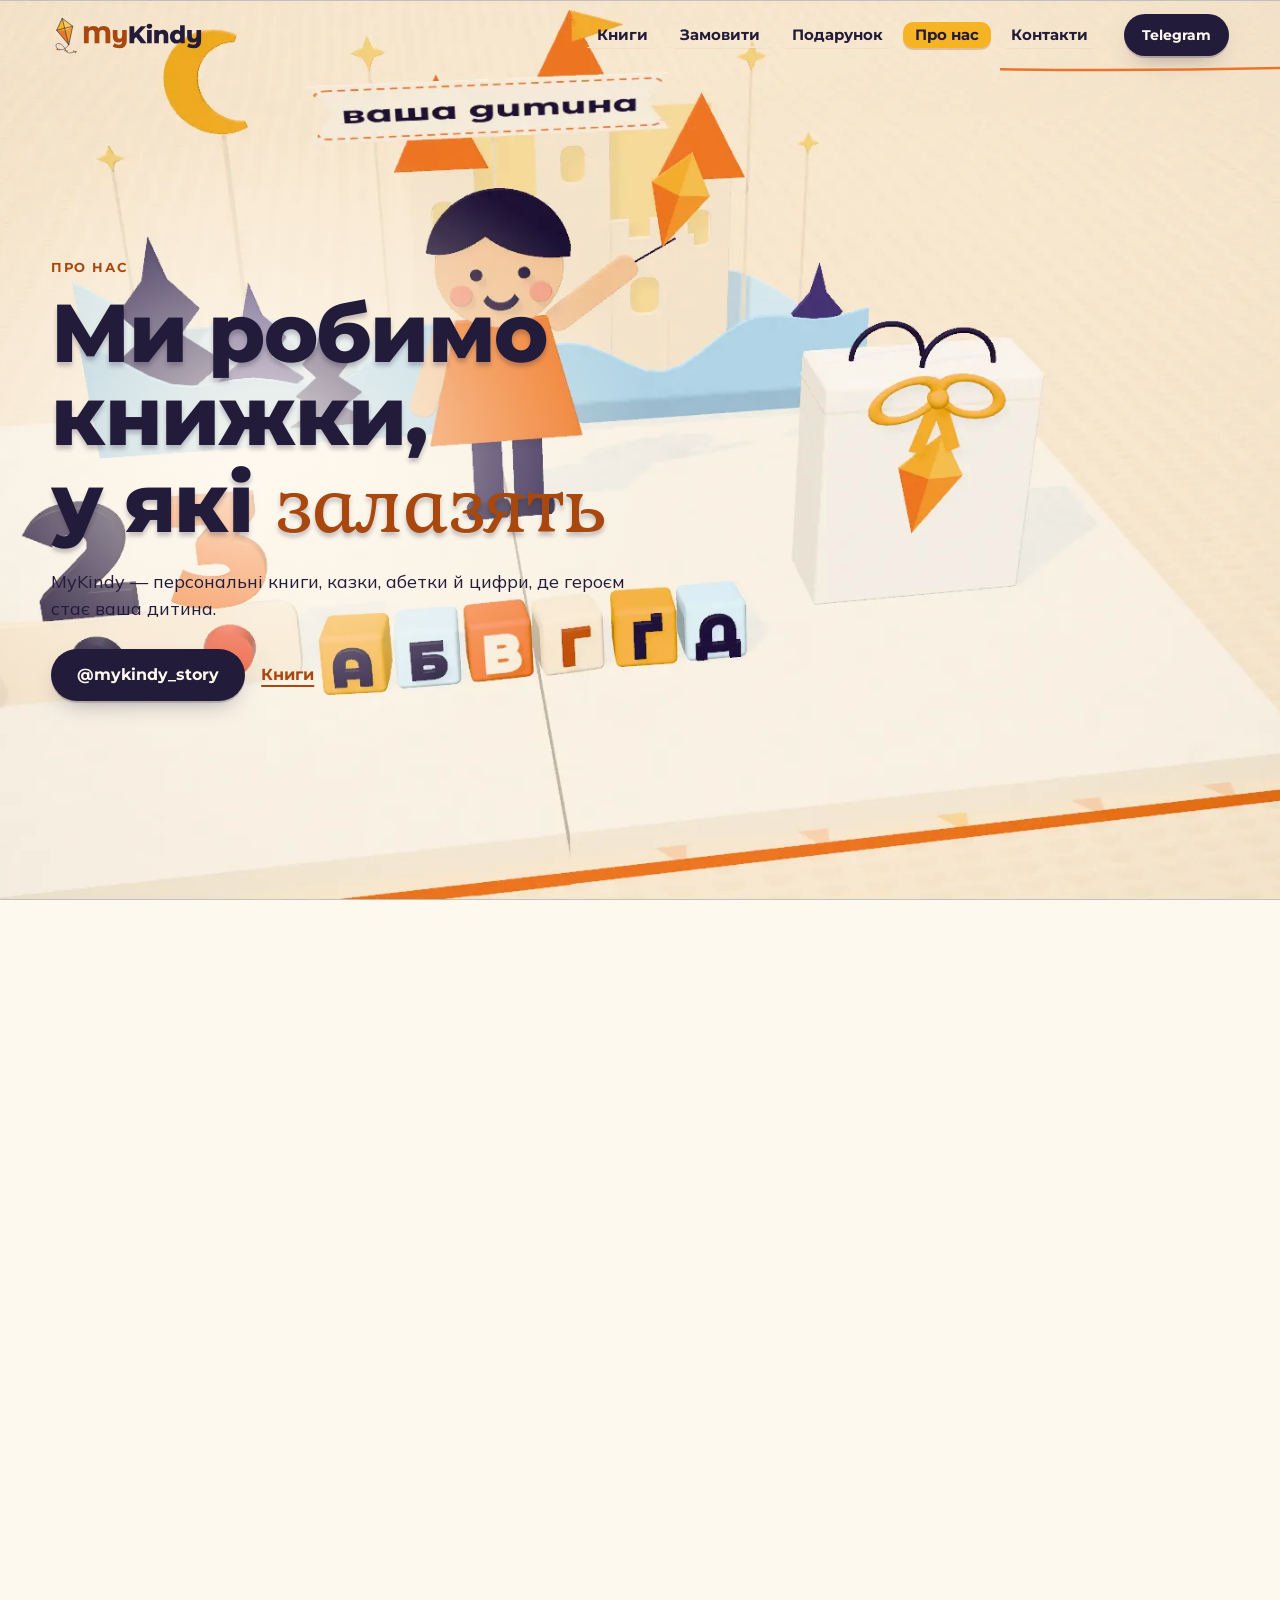
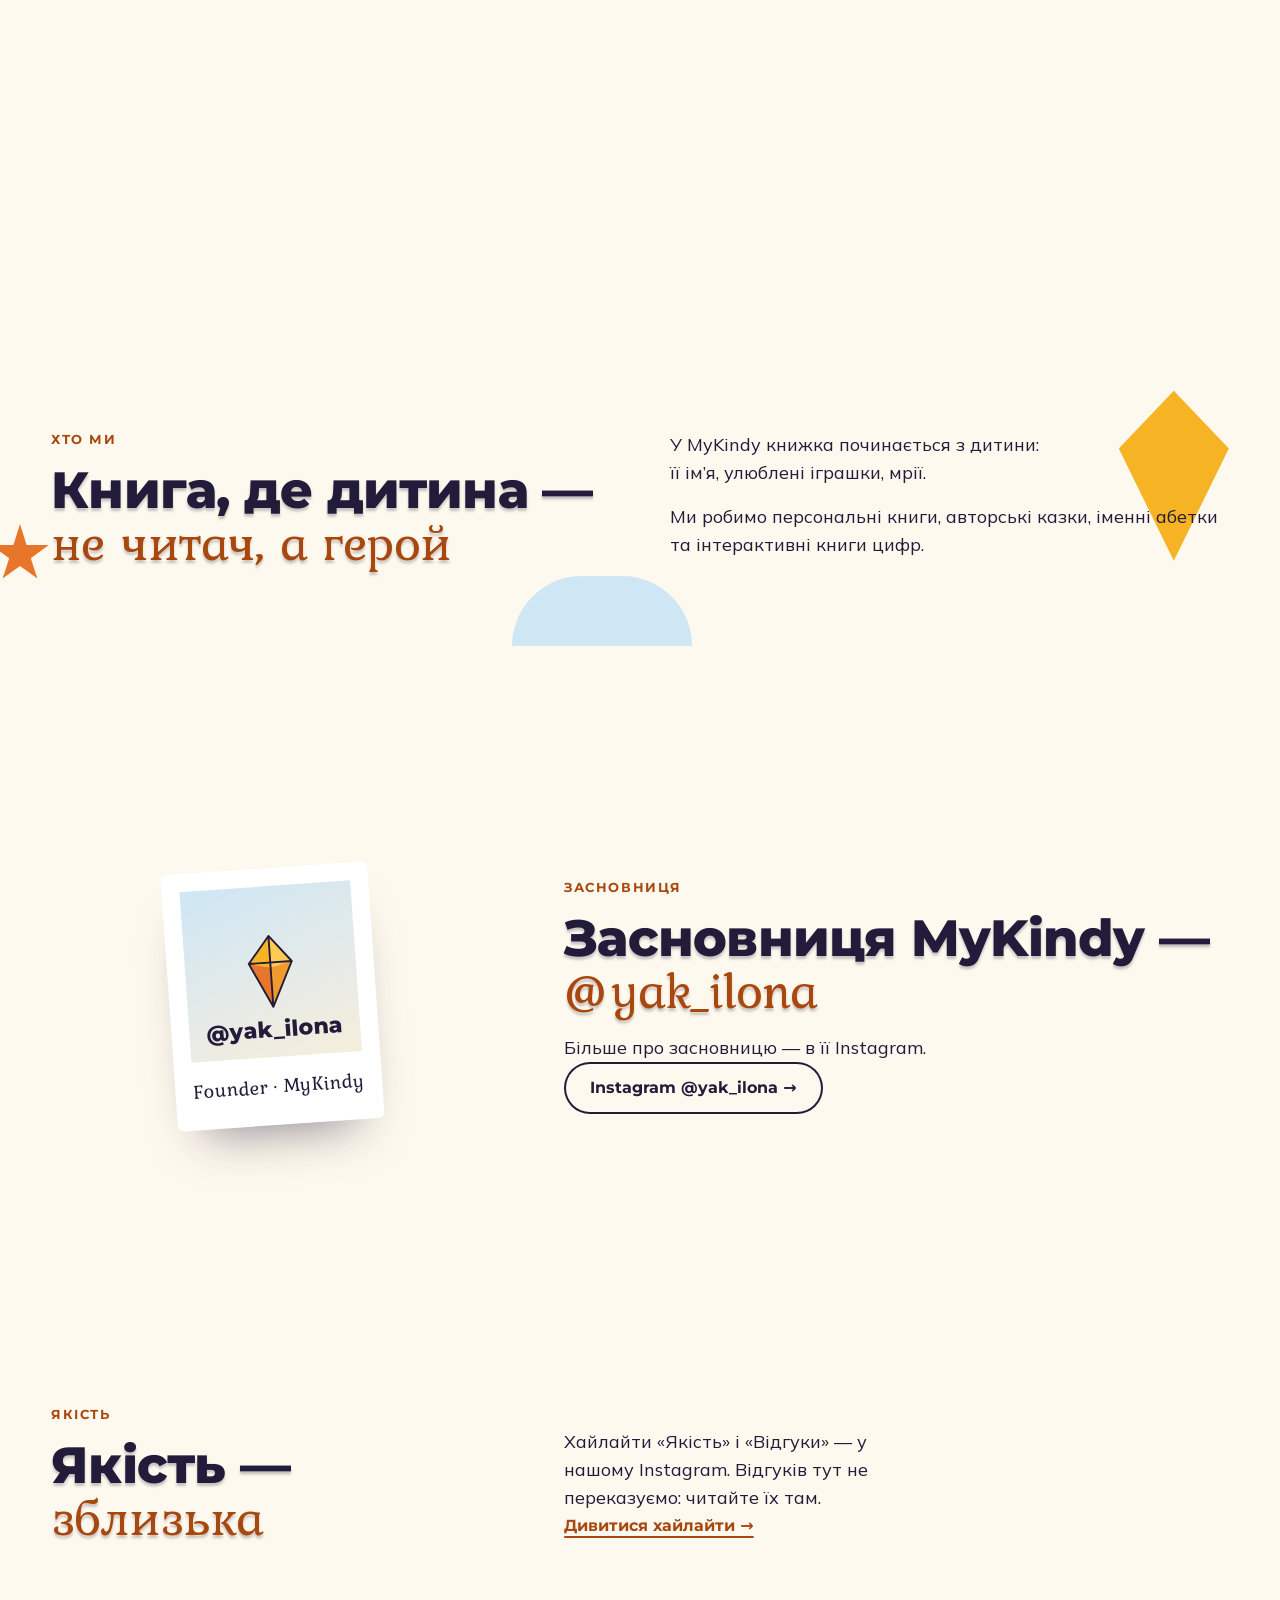
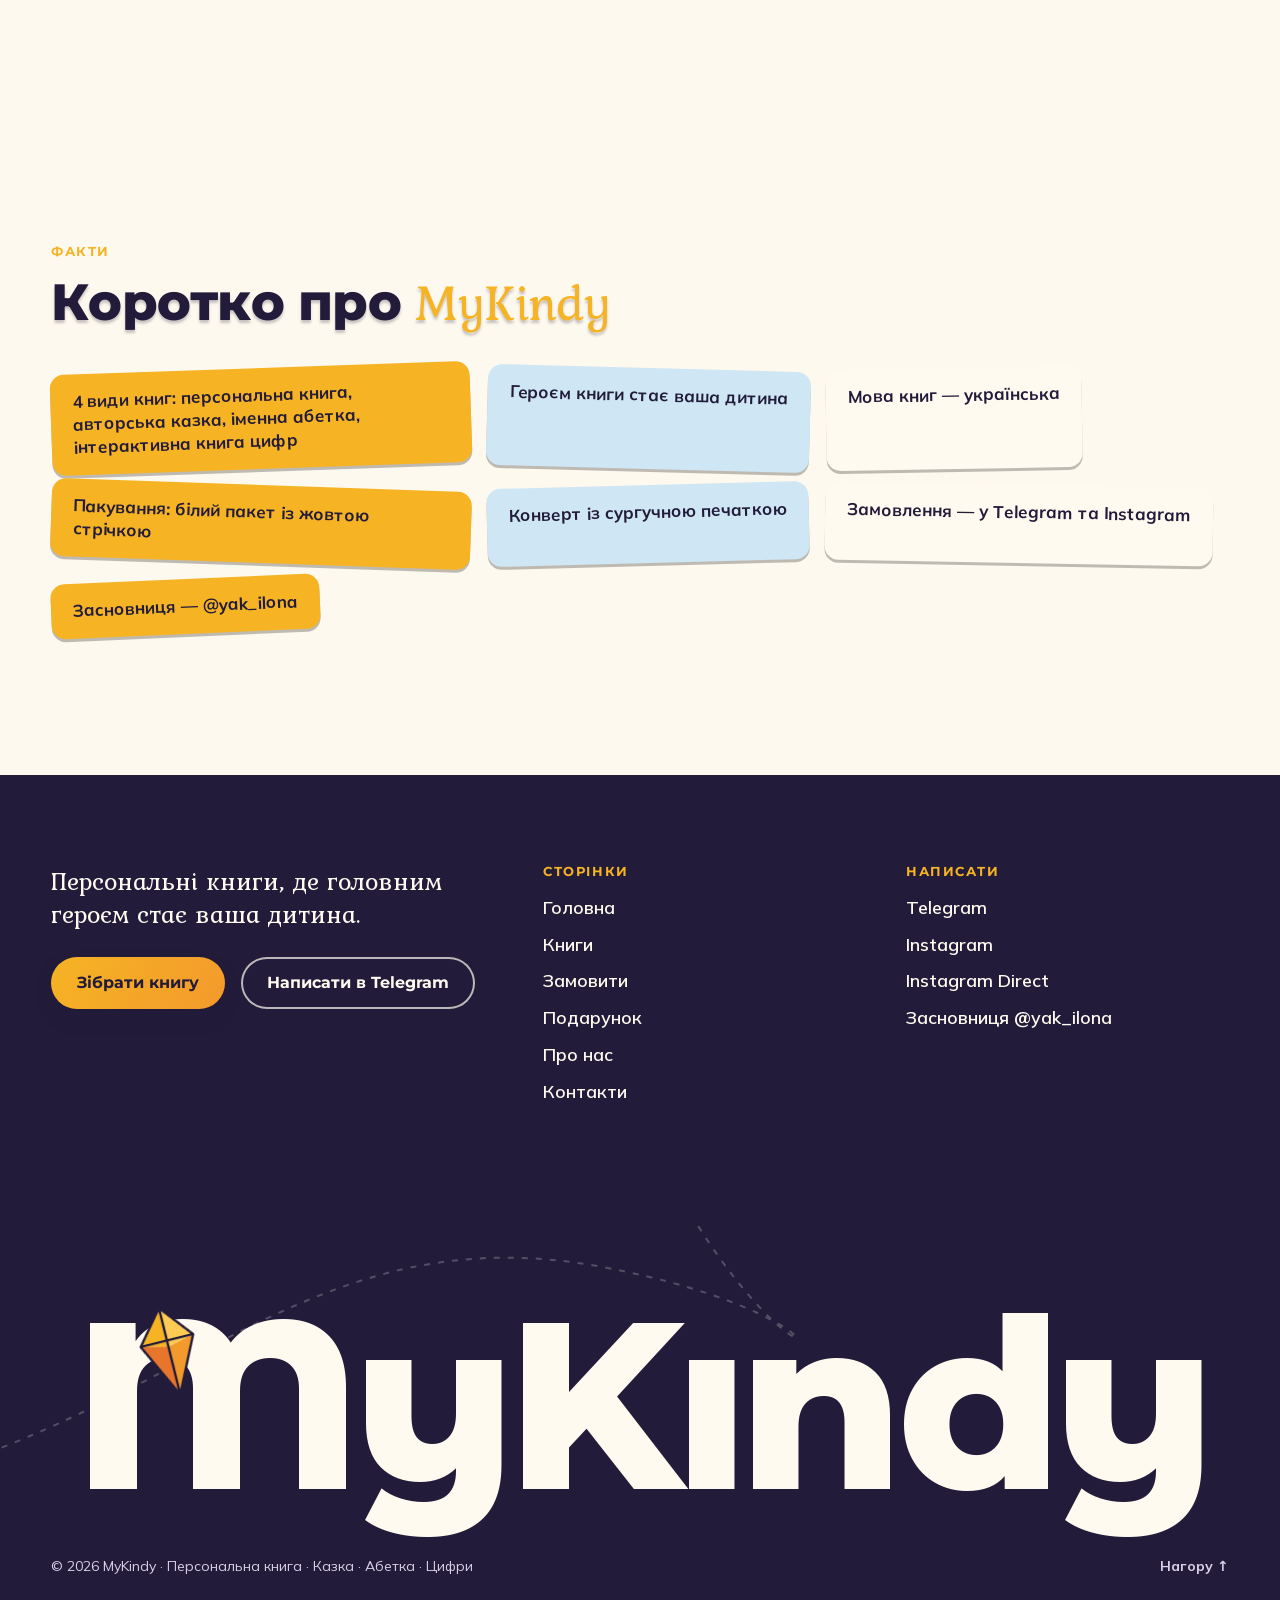
<file: public/pro-nas.html>
<!doctype html>
<html lang="uk">
<head>
<meta charset="utf-8">
<meta name="viewport" content="width=device-width, initial-scale=1, viewport-fit=cover">
<title>Про нас — MyKindy</title>
<meta name="description" content="MyKindy — персональні книги, де героєм стає ваша дитина. Засновниця — @yak_ilona.">
<meta name="theme-color" content="#FFFAF0">
<link rel="canonical" href="https://mykindy.pages.dev/pro-nas">
<meta property="og:type" content="website"><meta property="og:site_name" content="MyKindy"><meta property="og:title" content="Про нас — MyKindy"><meta property="og:description" content="MyKindy — персональні книги, де героєм стає ваша дитина. Засновниця — @yak_ilona.">
<meta property="og:image" content="https://mykindy.pages.dev/assets/img/og.jpg"><meta property="og:image:width" content="1200"><meta property="og:image:height" content="630"><meta property="og:locale" content="uk_UA"><meta name="twitter:card" content="summary_large_image">
<link rel="icon" href="favicon.svg" type="image/svg+xml">
<link rel="preload" href="assets/fonts/montserrat-800-cyrillic.woff2" as="font" type="font/woff2" crossorigin>
<link rel="preload" href="assets/fonts/mulish-300-800-cyrillic.woff2" as="font" type="font/woff2" crossorigin>
<link rel="stylesheet" href="assets/fonts/fonts.css">
<link rel="stylesheet" href="assets/css/site.css">
<script>try{if(sessionStorage.getItem('mk-tail'))document.documentElement.classList.add('tail-in')}catch(e){}</script>
<script type="importmap">{"imports":{"three":"./assets/vendor/three.module.min.js","three/addons/":"./assets/vendor/three-addons/"}}</script>
<script src="assets/vendor/lenis.min.js" defer></script><script src="assets/vendor/gsap/gsap.min.js" defer></script><script src="assets/vendor/gsap/ScrollTrigger.min.js" defer></script><script src="assets/vendor/gsap/DrawSVGPlugin.min.js" defer></script><script src="assets/vendor/gsap/ScrambleTextPlugin.min.js" defer></script>
<script type="application/json" id="i18n">{"menu": "Меню", "close": "Закрити", "page": "СТОРІНКА", "c_name_err": "Впишіть ім’я літерами (2–14 знаків).", "c_book_err": "Оберіть книгу.", "msg_hi": "Вітаю! Хочу замовити книгу MyKindy.", "msg_name": "Ім’я дитини", "msg_book": "Книга", "msg_love": "Що любить", "c_copy": "Скопіювати текст", "c_copied": "Скопійовано ✓", "g_letter_def": "ваша дитина", "tg": "https://t.me/mykindy_story", "dm": "https://ig.me/m/mykindy_story", "books": [["personalna", "Персональна книга"], ["kazka", "Авторська казка"], ["abetka", "Іменна абетка"], ["cyfry", "Інтерактивна книга цифр"]]}</script>
</head>
<body class="is-inner p-about" data-page="about">
<a class="skip" href="#main">Перейти до змісту</a>
<header class="hd">
  <a class="logo" href="index.html" aria-label="MyKindy — Головна"><svg class="logo-svg" viewBox="0 0 640 160" aria-hidden="true">
  <g id="kite" transform="translate(58 58) rotate(-14)">
    <path d="M0 -50 L-34 -8 L0 0 Z" fill="#F6B324"/>
    <path d="M0 -50 L34 -8 L0 0 Z" fill="#FFCB55"/>
    <path d="M-34 -8 L0 62 L0 0 Z" fill="#E8762A"/>
    <path d="M34 -8 L0 62 L0 0 Z" fill="#F39A2C"/>
    <path d="M0 -50 L0 62 M-34 -8 L34 -8" stroke="#221B3A" stroke-width="2.2" stroke-linecap="round" fill="none"/>
    <path d="M0 -50 L-34 -8 L0 62 L34 -8 Z" stroke="#221B3A" stroke-width="2.2" stroke-linejoin="round" fill="none"/>
  </g>
  <path d="M73 116 C 64 140, 30 146, 22 128 S 40 104, 56 132 S 70 152, 104 146" stroke="#221B3A" stroke-width="2" fill="none" stroke-linecap="round"/>
  <g fill="#A9480E"><path d="M30 137 l-7 -6 l1 10 Z M30 137 l8 -3 l-5 9 Z"/><path d="M62 143 l-6 -7 l-1 10 Z M62 143 l8 -1 l-6 8 Z"/><path d="M98 146 l-5 -7 l-2 9 Z M98 146 l8 0 l-6 7 Z"/></g>
  <g transform="translate(128 112) scale(0.1)">
    <path fill="#A9480E" d="M1152 -428V0H954V-422Q954 -485 921.0 -517.5Q888 -550 833 -550Q774 -550 739.5 -515.5Q705 -481 705 -412V0H507V-422Q507 -485 476.5 -517.5Q446 -550 393 -550Q336 -550 302.0 -515.5Q268 -481 268 -412V0H70V-700H262V-622Q294 -667 344.5 -690.5Q395 -714 462 -714Q531 -714 582.5 -689.0Q634 -664 666 -616Q702 -664 760.0 -689.0Q818 -714 889 -714Q1013 -714 1082.5 -640.5Q1152 -567 1152 -428ZM1828 -542V-99Q1828 52 1747.5 127.5Q1667 203 1516 203Q1437 203 1368.5 185.0Q1300 167 1252 132L1321 -1Q1353 26 1401.5 41.5Q1450 57 1498 57Q1570 57 1604.0 24.0Q1638 -9 1638 -74V-86Q1577 -28 1486 -28Q1381 -28 1318.5 -90.0Q1256 -152 1256 -276V-542H1446V-307Q1446 -245 1469.0 -217.0Q1492 -189 1536 -189Q1581 -189 1609.5 -221.0Q1638 -253 1638 -317V-542Z"/>
    <path fill="#221B3A" d="M2209 -254 2135 -175V0H1939V-700H2135V-409L2406 -700H2624L2338 -390L2639 0H2409ZM2662 -542H2852V0H2662ZM2641 -703Q2641 -746 2673.0 -775.0Q2705 -804 2757 -804Q2809 -804 2841.0 -776.5Q2873 -749 2873 -706Q2873 -661 2841.0 -631.5Q2809 -602 2757 -602Q2705 -602 2673.0 -631.0Q2641 -660 2641 -703ZM3532 -310V0H3342V-279Q3342 -390 3253 -390Q3204 -390 3174.5 -358.0Q3145 -326 3145 -262V0H2955V-542H3136V-483Q3168 -516 3212.0 -533.5Q3256 -551 3308 -551Q3409 -551 3470.5 -491.0Q3532 -431 3532 -310ZM4207 -742V0H4026V-54Q3973 9 3867 9Q3793 9 3732.0 -25.5Q3671 -60 3635.5 -124.0Q3600 -188 3600 -272Q3600 -356 3635.5 -419.5Q3671 -483 3732.0 -517.0Q3793 -551 3867 -551Q3964 -551 4017 -495V-742ZM4020 -272Q4020 -332 3988.5 -366.0Q3957 -400 3907 -400Q3857 -400 3825.0 -366.0Q3793 -332 3793 -272Q3793 -211 3825.0 -176.5Q3857 -142 3907 -142Q3956 -142 3988.0 -176.5Q4020 -211 4020 -272ZM4879 -542V-99Q4879 52 4798.5 127.5Q4718 203 4567 203Q4488 203 4419.5 185.0Q4351 167 4303 132L4372 -1Q4404 26 4452.5 41.5Q4501 57 4549 57Q4621 57 4655.0 24.0Q4689 -9 4689 -74V-86Q4628 -28 4537 -28Q4432 -28 4369.5 -90.0Q4307 -152 4307 -276V-542H4497V-307Q4497 -245 4520.0 -217.0Q4543 -189 4587 -189Q4632 -189 4660.5 -221.0Q4689 -253 4689 -317V-542Z"/>
  </g>
<metadata><c2pa:manifest>[base64]/[base64]/[base64]/haJjdXJseCpzZWxmI2p1bWJmPWMycGEuYXNzZXJ0aW9ucy9jMnBhLmFjdGlvbnMudjJkaGFzaFggpriafqI3vH4PMRD4Xfh6ub7bN69Ndib+/BqAdMVP4GCiY3VybHgpc2VsZiNqdW1iZj1jMnBhLmFzc2VydGlvbnMvYzJwYS5oYXNoLmRhdGFkaGFzaFggx9ufO13ikzBA6sYBtHyYqwwxA7PLxLv9ZU/[base64]/[base64]/3cyjxFA3Qo5S46fX0/ihY0VZ7mfb9KF703t5OjWDBWMA4GA1UdDwEB/wQEAwIHgDAVBgNVHSUEDjAMBgorBgEEAYPoXgIBMAwGA1UdEwEB/wQCMAAwHwYDVR0jBBgwFoAUzlHiBIFOZFsj+OPEz5o+nMHXXMIwCgYIKoZIzj0EAwMDZwAwZAIwMXMdFJ4BetLLVY7ORuE9noqbbAZOZn/aArXyTwFAZfKrPzxF2vPoJNf1+UCdg1XGAjBwX1zd9WGqYkqmL5SFqw1QySjr1zJfpJM9+1rdDwSPLMOPOjKuiXjoU/[base64]</c2pa:manifest></metadata></svg></a>
  <nav class="hd-nav" aria-label="Меню"><a class="tag" href="knyhy.html"><span>Книги</span></a><a class="tag" href="zamovyty.html"><span>Замовити</span></a><a class="tag" href="podarunok.html"><span>Подарунок</span></a><a class="tag" href="pro-nas.html" aria-current=page><span>Про нас</span></a><a class="tag" href="kontakty.html"><span>Контакти</span></a></nav>
  
  <div class="hd-r">
    <a class="btn btn-s hd-tg" href="https://t.me/mykindy_story" rel="noopener" target="_blank" data-magnetic>Telegram</a>
    <button class="menu-btn" type="button" aria-expanded="false" aria-controls="menu"><span>Меню</span><i></i></button>
  </div>
  <svg class="hd-thread" viewBox="0 0 1000 8" preserveAspectRatio="none" aria-hidden="true"><path pathLength="1000" d="M0 4 C 120 1, 240 7, 360 4 S 600 1, 720 4 S 900 7, 1000 4"/></svg>
</header>
<div class="menu" id="menu" hidden>
  <div class="menu-sheet">
    <ol class="menu-list"><li><a href="index.html"><span class="mn">01</span><span class="ml">Головна</span></a></li><li><a href="knyhy.html"><span class="mn">02</span><span class="ml">Книги</span></a></li><li><a href="zamovyty.html"><span class="mn">03</span><span class="ml">Замовити</span></a></li><li><a href="podarunok.html"><span class="mn">04</span><span class="ml">Подарунок</span></a></li><li><a href="pro-nas.html" aria-current=page><span class="mn">05</span><span class="ml">Про нас</span></a></li><li><a href="kontakty.html"><span class="mn">06</span><span class="ml">Контакти</span></a></li></ol>
    <div class="menu-foot"><svg class="kite-ico" viewBox="-40 -56 80 124" aria-hidden="true"><path d="M0 -50 L-34 -8 L0 0 Z" fill="#F6B324"/><path d="M0 -50 L34 -8 L0 0 Z" fill="#FFCB55"/><path d="M-34 -8 L0 62 L0 0 Z" fill="#E8762A"/><path d="M34 -8 L0 62 L0 0 Z" fill="#F39A2C"/><path d="M0 -50 L-34 -8 L0 62 L34 -8 Z M0 -50 L0 62 M-34 -8 L34 -8" stroke="#221B3A" stroke-width="3" stroke-linejoin="round" fill="none"/></svg><p>Персональні книги, де головним героєм стає ваша дитина.</p><p><a class="mlk" href="https://t.me/mykindy_story" rel="noopener" target="_blank">Telegram</a> · <a class="mlk" href="https://www.instagram.com/mykindy_story/" rel="noopener" target="_blank">Instagram</a></p></div>
  </div>
</div>
<main id="main"><section class="ihero ihero-about ihero-tall">
  <div class="ihero-stick"><canvas class="stage stage-lite" aria-hidden="true"></canvas><img class="poster" data-src="assets/img/poster.webp" alt="" hidden>
  <div class="wrap ihero-copy"><p class="kicker">Про нас</p><h1 class="display display-i fold">Ми робимо книжки,<br> у які <em>залазять</em></h1><p class="lead">MyKindy — персональні книги, казки, абетки й цифри, де героєм стає ваша дитина.</p><div class="actions"><a class="btn" href="https://www.instagram.com/mykindy_story/" rel="noopener" target="_blank">@mykindy_story</a><a class="link" href="knyhy.html">Книги</a></div></div></div>
</section>
<section class="sec who" data-bg="#FFFAF0"><div class="wrap who-grid">
  <div><p class="kicker">Хто ми</p><h2 class="h2 fold">Книга, де дитина — <em>не читач, а герой</em></h2></div>
  <div class="who-t" data-reveal="up" data-stagger><p class="lead">У MyKindy книжка починається з дитини: її ім’я, улюблені іграшки, мрії.</p><p>Ми робимо персональні книги, авторські казки, іменні абетки та інтерактивні книги цифр.</p></div>
  <i class="cut cut-a" data-speed="0.35" aria-hidden="true"></i><i class="cut cut-b" data-speed="-0.25" aria-hidden="true"></i><i class="cut cut-c" data-speed="0.5" aria-hidden="true"></i>
</div></section>
<section class="sec founder" data-bg="#CFE6F5"><div class="wrap founder-grid">
  <div class="polaroid" data-tilt aria-hidden="true"><div class="pol-img"><svg class="kite-ico" viewBox="-40 -56 80 124" aria-hidden="true"><path d="M0 -50 L-34 -8 L0 0 Z" fill="#F6B324"/><path d="M0 -50 L34 -8 L0 0 Z" fill="#FFCB55"/><path d="M-34 -8 L0 62 L0 0 Z" fill="#E8762A"/><path d="M34 -8 L0 62 L0 0 Z" fill="#F39A2C"/><path d="M0 -50 L-34 -8 L0 62 L34 -8 Z M0 -50 L0 62 M-34 -8 L34 -8" stroke="#221B3A" stroke-width="3" stroke-linejoin="round" fill="none"/></svg><span class="pol-at">@yak_ilona</span></div><p class="pol-cap">Founder · MyKindy</p></div>
  <div><p class="kicker">Засновниця</p><h2 class="h2 fold">Засновниця MyKindy — <em>@yak_ilona</em></h2><p class="lead">Більше про засновницю — в її Instagram.</p><a class="btn btn-ghost" href="https://www.instagram.com/yak_ilona/" rel="noopener" target="_blank">Instagram @yak_ilona →</a></div>
</div></section>
<section class="sec quality" data-bg="#F3E6D3"><div class="wrap q-grid"><div><p class="kicker">Якість</p><h2 class="h2 fold">Якість — <em>зблизька</em></h2></div><div data-reveal="up"><p class="lead">Хайлайти «Якість» і «Відгуки» — у нашому Instagram. Відгуків тут не переказуємо: читайте їх там.</p><a class="link" href="https://www.instagram.com/mykindy_story/" rel="noopener" target="_blank">Дивитися хайлайти →</a></div></div></section>
<section class="sec facts-sec" data-bg="#2E2650" data-fg="#FFFAF0"><div class="wrap"><p class="kicker">Факти</p><h2 class="h2 fold">Коротко про <em>MyKindy</em></h2><ul class="facts"><li class="fact" style="--r:-2deg">4 види книг: персональна книга, авторська казка, іменна абетка, інтерактивна книга цифр</li><li class="fact" style="--r:1.5deg">Героєм книги стає ваша дитина</li><li class="fact" style="--r:-1deg">Мова книг — українська</li><li class="fact" style="--r:2deg">Пакування: білий пакет із жовтою стрічкою</li><li class="fact" style="--r:-1.5deg">Конверт із сургучною печаткою</li><li class="fact" style="--r:1deg">Замовлення — у Telegram та Instagram</li><li class="fact" style="--r:-2.5deg">Засновниця — @yak_ilona</li></ul></div></section>
</main>
<footer class="ft">
  <div class="wrap ft-grid">
    <div class="ft-a"><p class="ft-t">Персональні книги, де головним героєм стає ваша дитина.</p><div class="actions"><a class="btn btn-kite" href="zamovyty.html" data-magnetic>Зібрати книгу</a><a class="btn btn-ghost-l" href="https://t.me/mykindy_story" rel="noopener" target="_blank">Написати в Telegram</a></div></div>
    <div><h2 class="ft-h">Сторінки</h2><ul class="ft-list"><li><a href="index.html">Головна</a></li><li><a href="knyhy.html">Книги</a></li><li><a href="zamovyty.html">Замовити</a></li><li><a href="podarunok.html">Подарунок</a></li><li><a href="pro-nas.html">Про нас</a></li><li><a href="kontakty.html">Контакти</a></li></ul></div>
    <div><h2 class="ft-h">Написати</h2><ul class="ft-list"><li><a href="https://t.me/mykindy_story" rel="noopener" target="_blank">Telegram</a></li><li><a href="https://www.instagram.com/mykindy_story/" rel="noopener" target="_blank">Instagram</a></li><li><a href="https://ig.me/m/mykindy_story" rel="noopener" target="_blank">Instagram Direct</a></li><li><a href="https://www.instagram.com/yak_ilona/" rel="noopener" target="_blank">Засновниця @yak_ilona</a></li></ul></div>
  </div>
  <div class="ft-giant" aria-hidden="true">
    <p class="ft-word">MyK<span class="ft-i">ı<i class="ft-dot"></i></span>ndy</p>
    <svg class="ft-fly" viewBox="0 0 1000 400" preserveAspectRatio="none"><path class="ft-path" d="M-40 360 C 160 260, 260 60, 470 120 S 640 300, 545 70"/></svg>
    <div class="ft-kite"><svg class="kite-ico" viewBox="-40 -56 80 124" aria-hidden="true"><path d="M0 -50 L-34 -8 L0 0 Z" fill="#F6B324"/><path d="M0 -50 L34 -8 L0 0 Z" fill="#FFCB55"/><path d="M-34 -8 L0 62 L0 0 Z" fill="#E8762A"/><path d="M34 -8 L0 62 L0 0 Z" fill="#F39A2C"/><path d="M0 -50 L-34 -8 L0 62 L34 -8 Z M0 -50 L0 62 M-34 -8 L34 -8" stroke="#221B3A" stroke-width="3" stroke-linejoin="round" fill="none"/></svg></div>
  </div>
  <div class="wrap ft-bot"><p class="ft-c">© 2026 MyKindy · Персональна книга · Казка · Абетка · Цифри</p><a class="ft-up" href="#main">Нагору ↑</a></div>
</footer>
<div class="tail" aria-hidden="true"><svg class="tail-svg" viewBox="0 0 100 100" preserveAspectRatio="none"><defs><linearGradient id="tailg" x1="0" y1="1" x2="1" y2="0"><stop offset="0" stop-color="#F6B324"/><stop offset="1" stop-color="#E8762A"/></linearGradient></defs><path class="tail-p" d="M-20 128 C 8 96, 22 104, 40 72 S 62 34, 78 30 S 104 6, 124 -24"/></svg><div class="tail-kite"><svg class="kite-ico" viewBox="-40 -56 80 124" aria-hidden="true"><path d="M0 -50 L-34 -8 L0 0 Z" fill="#F6B324"/><path d="M0 -50 L34 -8 L0 0 Z" fill="#FFCB55"/><path d="M-34 -8 L0 62 L0 0 Z" fill="#E8762A"/><path d="M34 -8 L0 62 L0 0 Z" fill="#F39A2C"/><path d="M0 -50 L-34 -8 L0 62 L34 -8 Z M0 -50 L0 62 M-34 -8 L34 -8" stroke="#221B3A" stroke-width="3" stroke-linejoin="round" fill="none"/></svg></div></div><div class="cur" aria-hidden="true"><svg class="cur-th"><path/></svg><i class="cur-ring"></i><i class="cur-dot"></i><div class="cur-kite"><svg class="kite-ico" viewBox="-40 -56 80 124" aria-hidden="true"><path d="M0 -50 L-34 -8 L0 0 Z" fill="#F6B324"/><path d="M0 -50 L34 -8 L0 0 Z" fill="#FFCB55"/><path d="M-34 -8 L0 62 L0 0 Z" fill="#E8762A"/><path d="M34 -8 L0 62 L0 0 Z" fill="#F39A2C"/><path d="M0 -50 L-34 -8 L0 62 L34 -8 Z M0 -50 L0 62 M-34 -8 L34 -8" stroke="#221B3A" stroke-width="3" stroke-linejoin="round" fill="none"/></svg></div></div>
<script type="module" src="assets/js/page.js"></script>
</body>
</html>
</file>
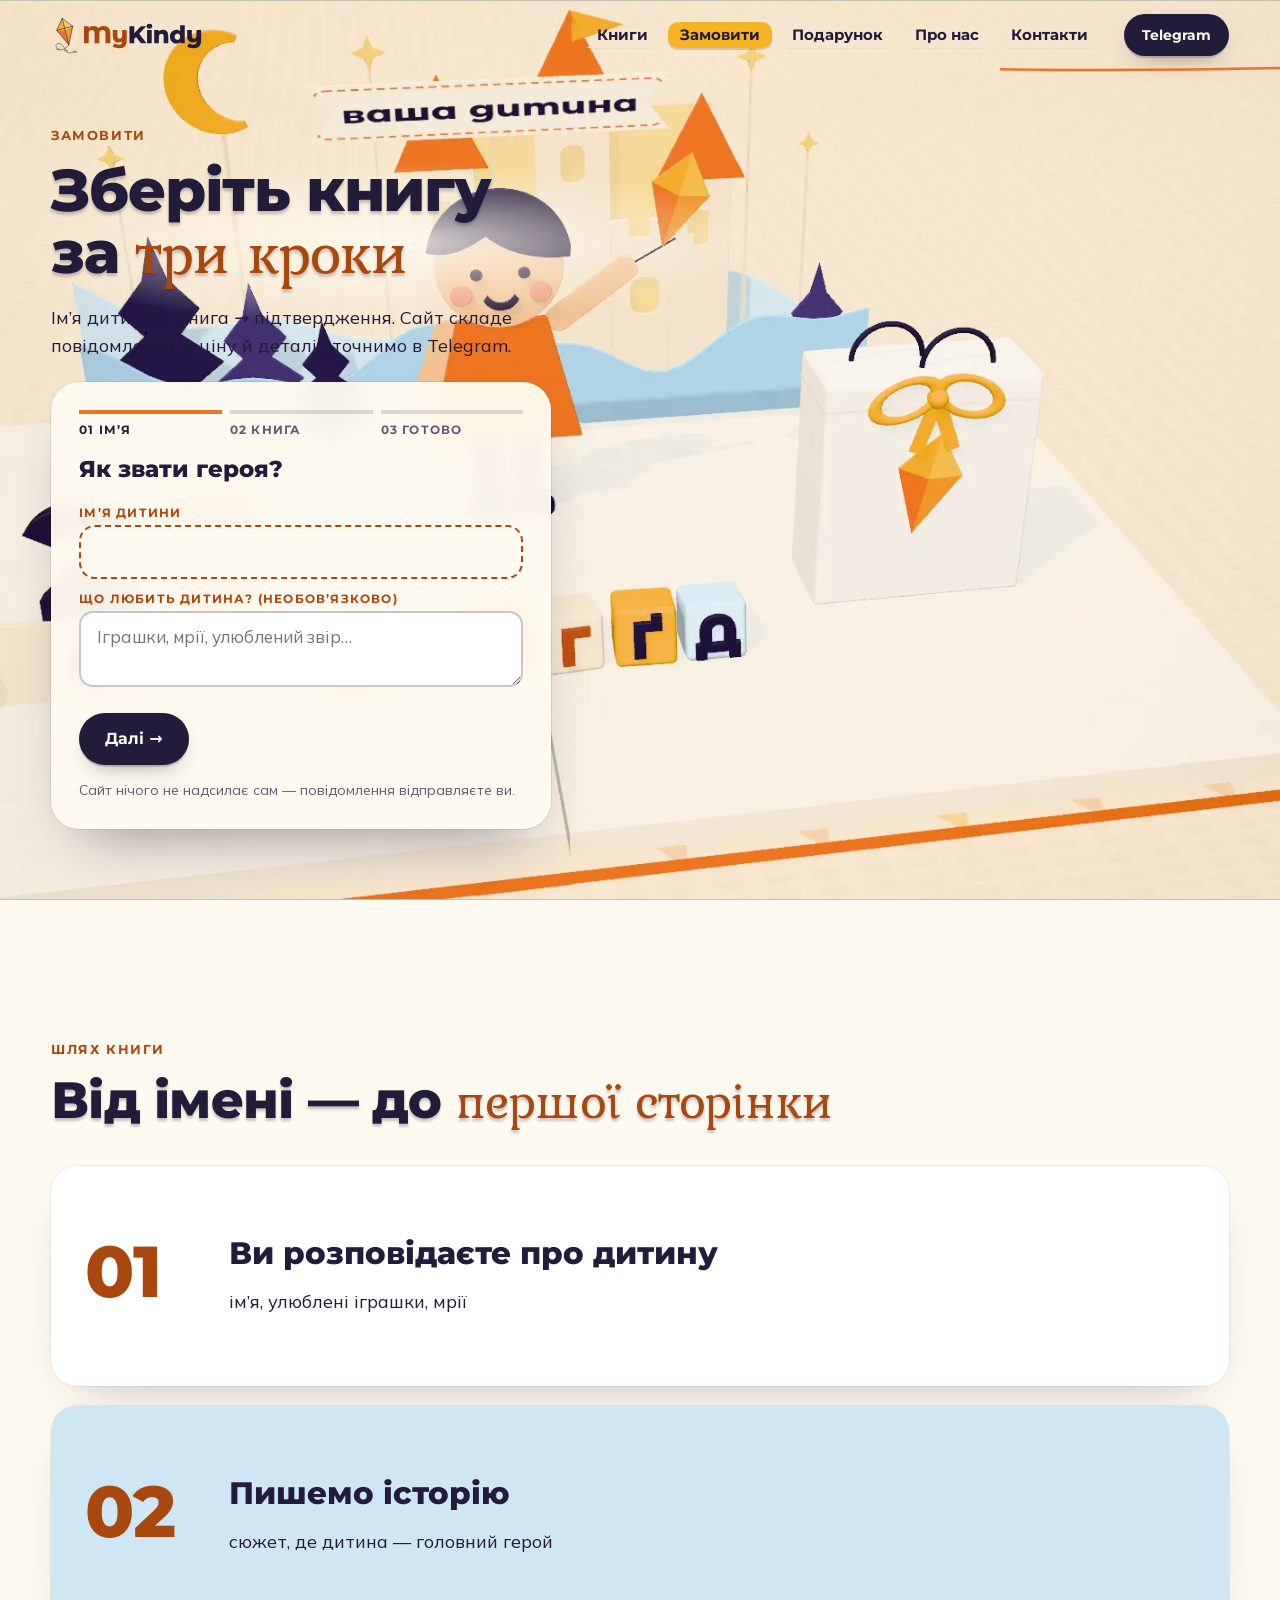
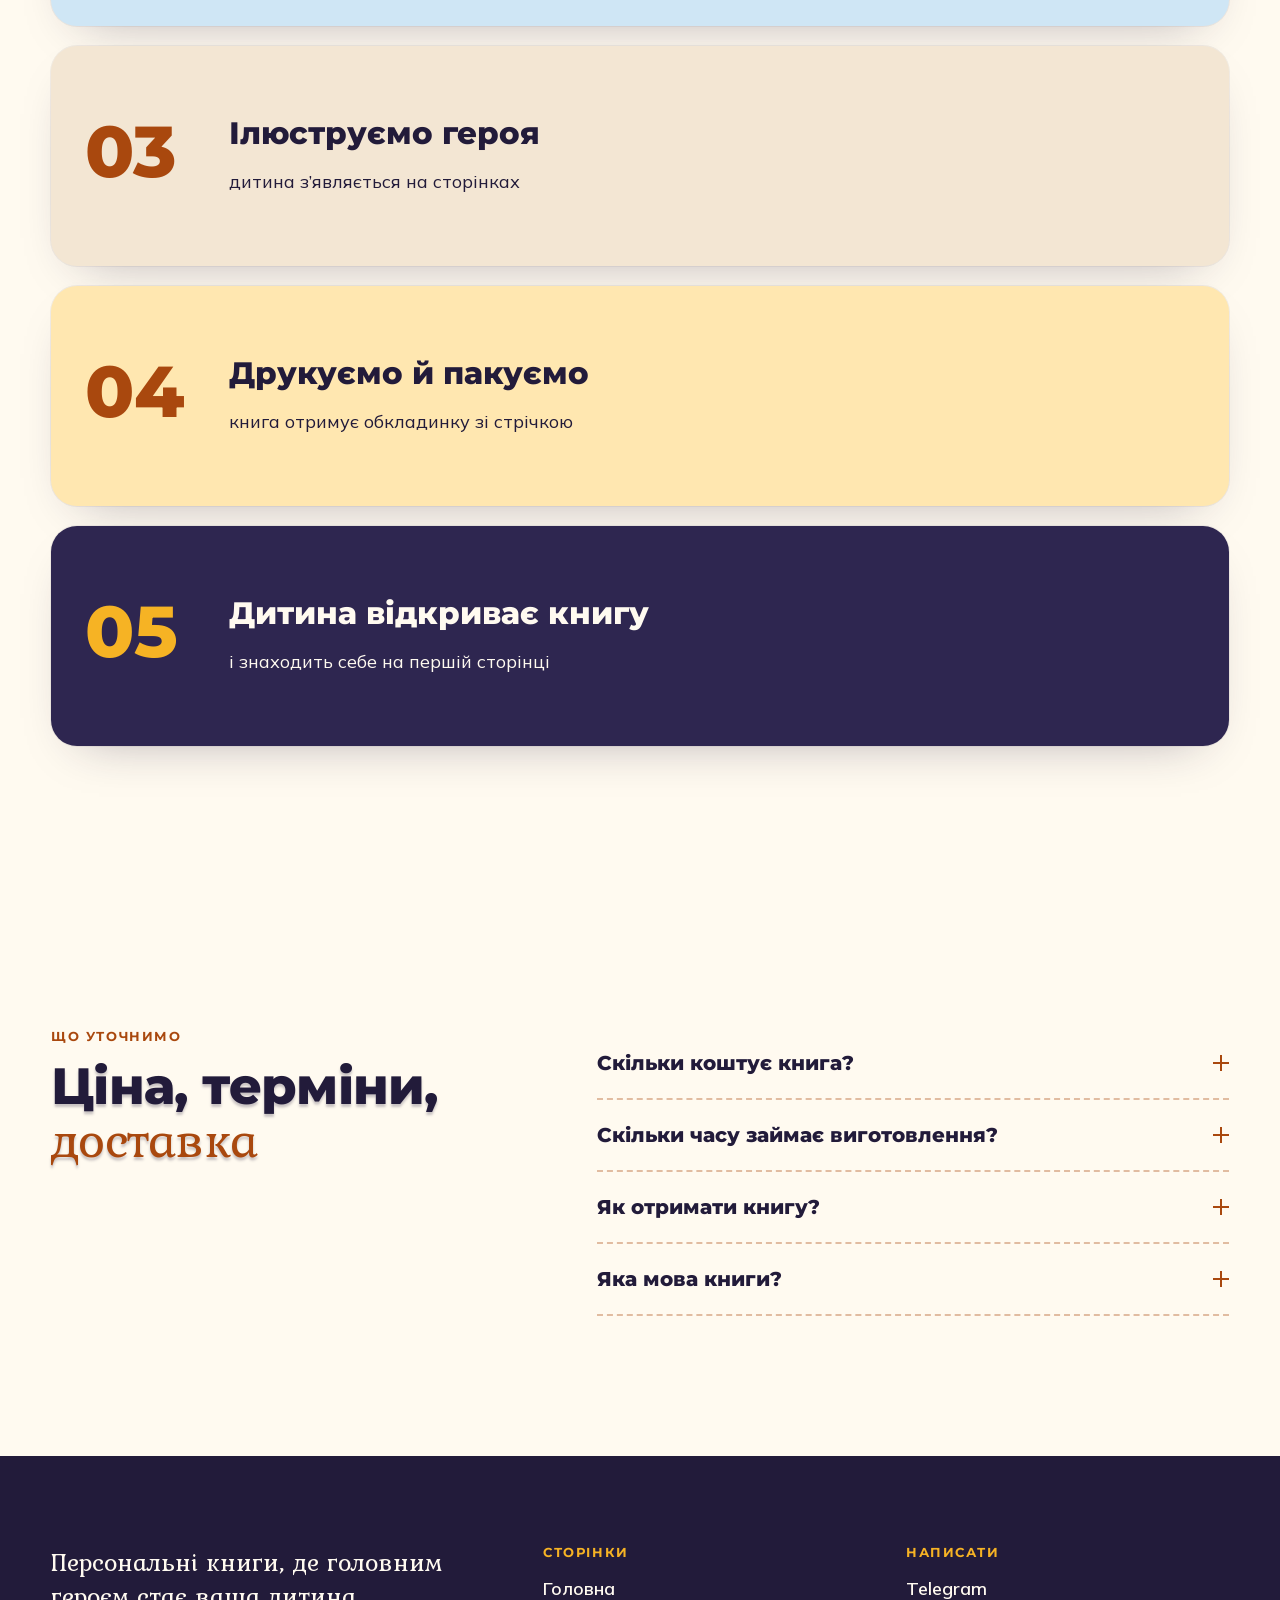
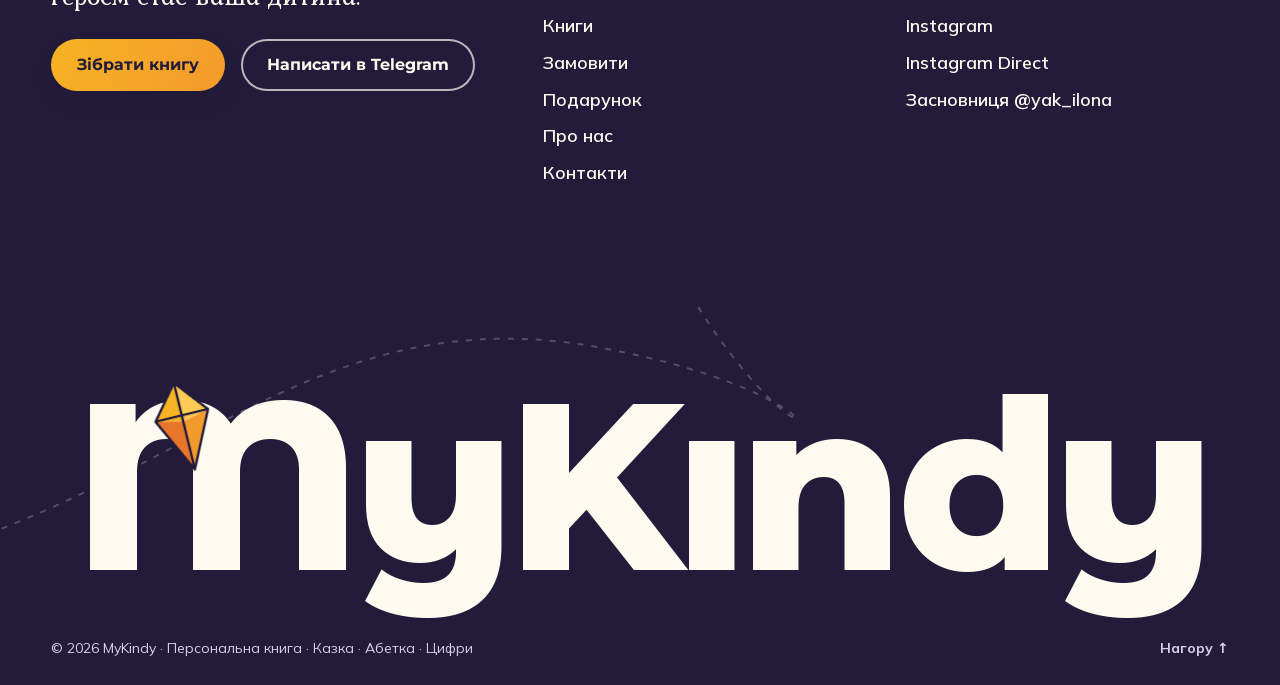
<file: public/zamovyty.html>
<!doctype html>
<html lang="uk">
<head>
<meta charset="utf-8">
<meta name="viewport" content="width=device-width, initial-scale=1, viewport-fit=cover">
<title>Замовити книгу — MyKindy</title>
<meta name="description" content="Зберіть свою книгу MyKindy: ім’я дитини, вибір книги, підтвердження. Ціну й деталі уточнимо в Telegram.">
<meta name="theme-color" content="#FFFAF0">
<link rel="canonical" href="https://mykindy.pages.dev/zamovyty">
<meta property="og:type" content="website"><meta property="og:site_name" content="MyKindy"><meta property="og:title" content="Замовити книгу — MyKindy"><meta property="og:description" content="Зберіть свою книгу MyKindy: ім’я дитини, вибір книги, підтвердження. Ціну й деталі уточнимо в Telegram.">
<meta property="og:image" content="https://mykindy.pages.dev/assets/img/og.jpg"><meta property="og:image:width" content="1200"><meta property="og:image:height" content="630"><meta property="og:locale" content="uk_UA"><meta name="twitter:card" content="summary_large_image">
<link rel="icon" href="favicon.svg" type="image/svg+xml">
<link rel="preload" href="assets/fonts/montserrat-800-cyrillic.woff2" as="font" type="font/woff2" crossorigin>
<link rel="preload" href="assets/fonts/mulish-300-800-cyrillic.woff2" as="font" type="font/woff2" crossorigin>
<link rel="stylesheet" href="assets/fonts/fonts.css">
<link rel="stylesheet" href="assets/css/site.css">
<script>try{if(sessionStorage.getItem('mk-tail'))document.documentElement.classList.add('tail-in')}catch(e){}</script>
<script type="importmap">{"imports":{"three":"./assets/vendor/three.module.min.js","three/addons/":"./assets/vendor/three-addons/"}}</script>
<script src="assets/vendor/lenis.min.js" defer></script><script src="assets/vendor/gsap/gsap.min.js" defer></script><script src="assets/vendor/gsap/ScrollTrigger.min.js" defer></script><script src="assets/vendor/gsap/DrawSVGPlugin.min.js" defer></script><script src="assets/vendor/gsap/ScrambleTextPlugin.min.js" defer></script>
<script type="application/json" id="i18n">{"menu": "Меню", "close": "Закрити", "page": "СТОРІНКА", "c_name_err": "Впишіть ім’я літерами (2–14 знаків).", "c_book_err": "Оберіть книгу.", "msg_hi": "Вітаю! Хочу замовити книгу MyKindy.", "msg_name": "Ім’я дитини", "msg_book": "Книга", "msg_love": "Що любить", "c_copy": "Скопіювати текст", "c_copied": "Скопійовано ✓", "g_letter_def": "ваша дитина", "tg": "https://t.me/mykindy_story", "dm": "https://ig.me/m/mykindy_story", "books": [["personalna", "Персональна книга"], ["kazka", "Авторська казка"], ["abetka", "Іменна абетка"], ["cyfry", "Інтерактивна книга цифр"]]}</script>
</head>
<body class="is-inner p-order" data-page="order">
<a class="skip" href="#main">Перейти до змісту</a>
<header class="hd">
  <a class="logo" href="index.html" aria-label="MyKindy — Головна"><svg class="logo-svg" viewBox="0 0 640 160" aria-hidden="true">
  <g id="kite" transform="translate(58 58) rotate(-14)">
    <path d="M0 -50 L-34 -8 L0 0 Z" fill="#F6B324"/>
    <path d="M0 -50 L34 -8 L0 0 Z" fill="#FFCB55"/>
    <path d="M-34 -8 L0 62 L0 0 Z" fill="#E8762A"/>
    <path d="M34 -8 L0 62 L0 0 Z" fill="#F39A2C"/>
    <path d="M0 -50 L0 62 M-34 -8 L34 -8" stroke="#221B3A" stroke-width="2.2" stroke-linecap="round" fill="none"/>
    <path d="M0 -50 L-34 -8 L0 62 L34 -8 Z" stroke="#221B3A" stroke-width="2.2" stroke-linejoin="round" fill="none"/>
  </g>
  <path d="M73 116 C 64 140, 30 146, 22 128 S 40 104, 56 132 S 70 152, 104 146" stroke="#221B3A" stroke-width="2" fill="none" stroke-linecap="round"/>
  <g fill="#A9480E"><path d="M30 137 l-7 -6 l1 10 Z M30 137 l8 -3 l-5 9 Z"/><path d="M62 143 l-6 -7 l-1 10 Z M62 143 l8 -1 l-6 8 Z"/><path d="M98 146 l-5 -7 l-2 9 Z M98 146 l8 0 l-6 7 Z"/></g>
  <g transform="translate(128 112) scale(0.1)">
    <path fill="#A9480E" d="M1152 -428V0H954V-422Q954 -485 921.0 -517.5Q888 -550 833 -550Q774 -550 739.5 -515.5Q705 -481 705 -412V0H507V-422Q507 -485 476.5 -517.5Q446 -550 393 -550Q336 -550 302.0 -515.5Q268 -481 268 -412V0H70V-700H262V-622Q294 -667 344.5 -690.5Q395 -714 462 -714Q531 -714 582.5 -689.0Q634 -664 666 -616Q702 -664 760.0 -689.0Q818 -714 889 -714Q1013 -714 1082.5 -640.5Q1152 -567 1152 -428ZM1828 -542V-99Q1828 52 1747.5 127.5Q1667 203 1516 203Q1437 203 1368.5 185.0Q1300 167 1252 132L1321 -1Q1353 26 1401.5 41.5Q1450 57 1498 57Q1570 57 1604.0 24.0Q1638 -9 1638 -74V-86Q1577 -28 1486 -28Q1381 -28 1318.5 -90.0Q1256 -152 1256 -276V-542H1446V-307Q1446 -245 1469.0 -217.0Q1492 -189 1536 -189Q1581 -189 1609.5 -221.0Q1638 -253 1638 -317V-542Z"/>
    <path fill="#221B3A" d="M2209 -254 2135 -175V0H1939V-700H2135V-409L2406 -700H2624L2338 -390L2639 0H2409ZM2662 -542H2852V0H2662ZM2641 -703Q2641 -746 2673.0 -775.0Q2705 -804 2757 -804Q2809 -804 2841.0 -776.5Q2873 -749 2873 -706Q2873 -661 2841.0 -631.5Q2809 -602 2757 -602Q2705 -602 2673.0 -631.0Q2641 -660 2641 -703ZM3532 -310V0H3342V-279Q3342 -390 3253 -390Q3204 -390 3174.5 -358.0Q3145 -326 3145 -262V0H2955V-542H3136V-483Q3168 -516 3212.0 -533.5Q3256 -551 3308 -551Q3409 -551 3470.5 -491.0Q3532 -431 3532 -310ZM4207 -742V0H4026V-54Q3973 9 3867 9Q3793 9 3732.0 -25.5Q3671 -60 3635.5 -124.0Q3600 -188 3600 -272Q3600 -356 3635.5 -419.5Q3671 -483 3732.0 -517.0Q3793 -551 3867 -551Q3964 -551 4017 -495V-742ZM4020 -272Q4020 -332 3988.5 -366.0Q3957 -400 3907 -400Q3857 -400 3825.0 -366.0Q3793 -332 3793 -272Q3793 -211 3825.0 -176.5Q3857 -142 3907 -142Q3956 -142 3988.0 -176.5Q4020 -211 4020 -272ZM4879 -542V-99Q4879 52 4798.5 127.5Q4718 203 4567 203Q4488 203 4419.5 185.0Q4351 167 4303 132L4372 -1Q4404 26 4452.5 41.5Q4501 57 4549 57Q4621 57 4655.0 24.0Q4689 -9 4689 -74V-86Q4628 -28 4537 -28Q4432 -28 4369.5 -90.0Q4307 -152 4307 -276V-542H4497V-307Q4497 -245 4520.0 -217.0Q4543 -189 4587 -189Q4632 -189 4660.5 -221.0Q4689 -253 4689 -317V-542Z"/>
  </g>
<metadata><c2pa:manifest>[base64]/[base64]/[base64]/haJjdXJseCpzZWxmI2p1bWJmPWMycGEuYXNzZXJ0aW9ucy9jMnBhLmFjdGlvbnMudjJkaGFzaFggpriafqI3vH4PMRD4Xfh6ub7bN69Ndib+/BqAdMVP4GCiY3VybHgpc2VsZiNqdW1iZj1jMnBhLmFzc2VydGlvbnMvYzJwYS5oYXNoLmRhdGFkaGFzaFggx9ufO13ikzBA6sYBtHyYqwwxA7PLxLv9ZU/[base64]/[base64]/3cyjxFA3Qo5S46fX0/ihY0VZ7mfb9KF703t5OjWDBWMA4GA1UdDwEB/wQEAwIHgDAVBgNVHSUEDjAMBgorBgEEAYPoXgIBMAwGA1UdEwEB/wQCMAAwHwYDVR0jBBgwFoAUzlHiBIFOZFsj+OPEz5o+nMHXXMIwCgYIKoZIzj0EAwMDZwAwZAIwMXMdFJ4BetLLVY7ORuE9noqbbAZOZn/aArXyTwFAZfKrPzxF2vPoJNf1+UCdg1XGAjBwX1zd9WGqYkqmL5SFqw1QySjr1zJfpJM9+1rdDwSPLMOPOjKuiXjoU/[base64]</c2pa:manifest></metadata></svg></a>
  <nav class="hd-nav" aria-label="Меню"><a class="tag" href="knyhy.html"><span>Книги</span></a><a class="tag" href="zamovyty.html" aria-current=page><span>Замовити</span></a><a class="tag" href="podarunok.html"><span>Подарунок</span></a><a class="tag" href="pro-nas.html"><span>Про нас</span></a><a class="tag" href="kontakty.html"><span>Контакти</span></a></nav>
  
  <div class="hd-r">
    <a class="btn btn-s hd-tg" href="https://t.me/mykindy_story" rel="noopener" target="_blank" data-magnetic>Telegram</a>
    <button class="menu-btn" type="button" aria-expanded="false" aria-controls="menu"><span>Меню</span><i></i></button>
  </div>
  <svg class="hd-thread" viewBox="0 0 1000 8" preserveAspectRatio="none" aria-hidden="true"><path pathLength="1000" d="M0 4 C 120 1, 240 7, 360 4 S 600 1, 720 4 S 900 7, 1000 4"/></svg>
</header>
<div class="menu" id="menu" hidden>
  <div class="menu-sheet">
    <ol class="menu-list"><li><a href="index.html"><span class="mn">01</span><span class="ml">Головна</span></a></li><li><a href="knyhy.html"><span class="mn">02</span><span class="ml">Книги</span></a></li><li><a href="zamovyty.html" aria-current=page><span class="mn">03</span><span class="ml">Замовити</span></a></li><li><a href="podarunok.html"><span class="mn">04</span><span class="ml">Подарунок</span></a></li><li><a href="pro-nas.html"><span class="mn">05</span><span class="ml">Про нас</span></a></li><li><a href="kontakty.html"><span class="mn">06</span><span class="ml">Контакти</span></a></li></ol>
    <div class="menu-foot"><svg class="kite-ico" viewBox="-40 -56 80 124" aria-hidden="true"><path d="M0 -50 L-34 -8 L0 0 Z" fill="#F6B324"/><path d="M0 -50 L34 -8 L0 0 Z" fill="#FFCB55"/><path d="M-34 -8 L0 62 L0 0 Z" fill="#E8762A"/><path d="M34 -8 L0 62 L0 0 Z" fill="#F39A2C"/><path d="M0 -50 L-34 -8 L0 62 L34 -8 Z M0 -50 L0 62 M-34 -8 L34 -8" stroke="#221B3A" stroke-width="3" stroke-linejoin="round" fill="none"/></svg><p>Персональні книги, де головним героєм стає ваша дитина.</p><p><a class="mlk" href="https://t.me/mykindy_story" rel="noopener" target="_blank">Telegram</a> · <a class="mlk" href="https://www.instagram.com/mykindy_story/" rel="noopener" target="_blank">Instagram</a></p></div>
  </div>
</div>
<main id="main"><section class="ihero ihero-order" id="konstruktor"><div class="ihero-stick"><canvas class="stage stage-lite" aria-hidden="true"></canvas><img class="poster" data-src="assets/img/poster.webp" alt="" hidden>
  <div class="wrap order-grid"><div class="ihero-copy"><p class="kicker">Замовити</p><h1 class="display display-i fold">Зберіть книгу<br> за <em>три кроки</em></h1><p class="lead">Ім’я дитини → книга → підтвердження. Сайт складе повідомлення, а ціну й деталі уточнимо в Telegram.</p></div><div class="ctor" id="ctor">
  <ol class="ctor-steps" aria-hidden="true"><li class="on">Ім’я</li><li>Книга</li><li>Готово</li></ol>
  <form class="ctor-f" id="ctor-f" novalidate>
    <fieldset class="cs cs-1" data-s="1"><legend class="h3">Як звати героя?</legend>
      <label class="fld"><span class="fl">Ім’я дитини</span><input name="name" class="name-in" maxlength="14" autocomplete="off" required><em class="err">Впишіть ім’я літерами (2–14 знаків).</em></label>
      <label class="fld"><span class="fl">Що любить дитина? (необов’язково)</span><textarea name="love" rows="2" maxlength="300" placeholder="Іграшки, мрії, улюблений звір…"></textarea></label>
      <div class="actions"><button class="btn" type="button" data-next>Далі →</button></div></fieldset>
    <fieldset class="cs cs-2" data-s="2" hidden><legend class="h3">Яку книгу зібрати?</legend><div class="opts"><label class="opt" data-tilt><input type="radio" name="book" value="personalna"><span class="opt-in"><b>Персональна книга</b><span>Унікальна книга, де героєм стає ваша дитина.</span></span></label><label class="opt" data-tilt><input type="radio" name="book" value="kazka"><span class="opt-in"><b>Авторська казка</b><span>Персоналізована казка, у якій дитина — головний герой.</span></span></label><label class="opt" data-tilt><input type="radio" name="book" value="abetka"><span class="opt-in"><b>Іменна абетка</b><span>Абетка з іменем вашої дитини.</span></span></label><label class="opt" data-tilt><input type="radio" name="book" value="cyfry"><span class="opt-in"><b>Інтерактивна книга цифр</b><span>Цифри, які можна натиснути: книга з круглими кольоровими кнопками.</span></span></label></div><em class="err err-book">Оберіть книгу.</em>
      <div class="actions"><button class="btn" type="submit">Скласти повідомлення</button><button class="link" type="button" data-back>← Назад</button></div></fieldset>
  </form>
  <div class="cs cs-3" id="ctor-done" hidden tabindex="-1"><h3 class="h3">Книга для <em class="c-name-out">героя</em> майже готова</h3><p>Ми склали повідомлення. Скопіюйте його й надішліть нам у Telegram або Instagram Direct — ціну й деталі уточнимо там.</p><pre class="msg" id="msg"></pre>
    <div class="actions"><button class="btn" type="button" id="copy-btn">Скопіювати текст</button><a class="btn btn-ghost" href="https://t.me/mykindy_story" rel="noopener" target="_blank">Відкрити Telegram</a><a class="link" href="https://ig.me/m/mykindy_story" rel="noopener" target="_blank">Instagram Direct</a></div>
    <p class="small" id="copy-st" role="status" aria-live="polite"></p><button class="link" type="button" id="ctor-edit">← Змінити</button></div>
  <p class="small mut">Сайт нічого не надсилає сам — повідомлення відправляєте ви.</p>
</div></div></div></section>
<section class="sec ost"><div class="wrap"><p class="kicker">Шлях книги</p><h2 class="h2 fold">Від імені — до <em>першої сторінки</em></h2><ol class="stack" data-stack><li class="card"><span class="card-n">01</span><h3 class="h3">Ви розповідаєте про дитину</h3><p>ім’я, улюблені іграшки, мрії</p></li><li class="card"><span class="card-n">02</span><h3 class="h3">Пишемо історію</h3><p>сюжет, де дитина — головний герой</p></li><li class="card"><span class="card-n">03</span><h3 class="h3">Ілюструємо героя</h3><p>дитина з’являється на сторінках</p></li><li class="card"><span class="card-n">04</span><h3 class="h3">Друкуємо й пакуємо</h3><p>книга отримує обкладинку зі стрічкою</p></li><li class="card"><span class="card-n">05</span><h3 class="h3">Дитина відкриває книгу</h3><p>і знаходить себе на першій сторінці</p></li></ol></div></section>
<section class="sec faqs"><div class="wrap faq-grid"><div><p class="kicker">Що уточнимо</p><h2 class="h2 fold">Ціна, терміни, <em>доставка</em></h2></div><div class="faq-l" data-reveal="up" data-stagger><details class="faq"><summary>Скільки коштує книга?<i aria-hidden="true"></i></summary><p>Ціну називаємо в Telegram — вона залежить від книги, яку ви оберете.</p></details><details class="faq"><summary>Скільки часу займає виготовлення?<i aria-hidden="true"></i></summary><p>Терміни уточнимо в повідомленні, щойно знатимемо, яку книгу ви хочете.</p></details><details class="faq"><summary>Як отримати книгу?<i aria-hidden="true"></i></summary><p>Про доставку домовимося в Telegram або Instagram Direct.</p></details><details class="faq"><summary>Яка мова книги?<i aria-hidden="true"></i></summary><p>Наші книги в Instagram — українською.</p></details></div></div></section>
</main>
<footer class="ft">
  <div class="wrap ft-grid">
    <div class="ft-a"><p class="ft-t">Персональні книги, де головним героєм стає ваша дитина.</p><div class="actions"><a class="btn btn-kite" href="zamovyty.html" data-magnetic>Зібрати книгу</a><a class="btn btn-ghost-l" href="https://t.me/mykindy_story" rel="noopener" target="_blank">Написати в Telegram</a></div></div>
    <div><h2 class="ft-h">Сторінки</h2><ul class="ft-list"><li><a href="index.html">Головна</a></li><li><a href="knyhy.html">Книги</a></li><li><a href="zamovyty.html">Замовити</a></li><li><a href="podarunok.html">Подарунок</a></li><li><a href="pro-nas.html">Про нас</a></li><li><a href="kontakty.html">Контакти</a></li></ul></div>
    <div><h2 class="ft-h">Написати</h2><ul class="ft-list"><li><a href="https://t.me/mykindy_story" rel="noopener" target="_blank">Telegram</a></li><li><a href="https://www.instagram.com/mykindy_story/" rel="noopener" target="_blank">Instagram</a></li><li><a href="https://ig.me/m/mykindy_story" rel="noopener" target="_blank">Instagram Direct</a></li><li><a href="https://www.instagram.com/yak_ilona/" rel="noopener" target="_blank">Засновниця @yak_ilona</a></li></ul></div>
  </div>
  <div class="ft-giant" aria-hidden="true">
    <p class="ft-word">MyK<span class="ft-i">ı<i class="ft-dot"></i></span>ndy</p>
    <svg class="ft-fly" viewBox="0 0 1000 400" preserveAspectRatio="none"><path class="ft-path" d="M-40 360 C 160 260, 260 60, 470 120 S 640 300, 545 70"/></svg>
    <div class="ft-kite"><svg class="kite-ico" viewBox="-40 -56 80 124" aria-hidden="true"><path d="M0 -50 L-34 -8 L0 0 Z" fill="#F6B324"/><path d="M0 -50 L34 -8 L0 0 Z" fill="#FFCB55"/><path d="M-34 -8 L0 62 L0 0 Z" fill="#E8762A"/><path d="M34 -8 L0 62 L0 0 Z" fill="#F39A2C"/><path d="M0 -50 L-34 -8 L0 62 L34 -8 Z M0 -50 L0 62 M-34 -8 L34 -8" stroke="#221B3A" stroke-width="3" stroke-linejoin="round" fill="none"/></svg></div>
  </div>
  <div class="wrap ft-bot"><p class="ft-c">© 2026 MyKindy · Персональна книга · Казка · Абетка · Цифри</p><a class="ft-up" href="#main">Нагору ↑</a></div>
</footer>
<div class="tail" aria-hidden="true"><svg class="tail-svg" viewBox="0 0 100 100" preserveAspectRatio="none"><defs><linearGradient id="tailg" x1="0" y1="1" x2="1" y2="0"><stop offset="0" stop-color="#F6B324"/><stop offset="1" stop-color="#E8762A"/></linearGradient></defs><path class="tail-p" d="M-20 128 C 8 96, 22 104, 40 72 S 62 34, 78 30 S 104 6, 124 -24"/></svg><div class="tail-kite"><svg class="kite-ico" viewBox="-40 -56 80 124" aria-hidden="true"><path d="M0 -50 L-34 -8 L0 0 Z" fill="#F6B324"/><path d="M0 -50 L34 -8 L0 0 Z" fill="#FFCB55"/><path d="M-34 -8 L0 62 L0 0 Z" fill="#E8762A"/><path d="M34 -8 L0 62 L0 0 Z" fill="#F39A2C"/><path d="M0 -50 L-34 -8 L0 62 L34 -8 Z M0 -50 L0 62 M-34 -8 L34 -8" stroke="#221B3A" stroke-width="3" stroke-linejoin="round" fill="none"/></svg></div></div><div class="cur" aria-hidden="true"><svg class="cur-th"><path/></svg><i class="cur-ring"></i><i class="cur-dot"></i><div class="cur-kite"><svg class="kite-ico" viewBox="-40 -56 80 124" aria-hidden="true"><path d="M0 -50 L-34 -8 L0 0 Z" fill="#F6B324"/><path d="M0 -50 L34 -8 L0 0 Z" fill="#FFCB55"/><path d="M-34 -8 L0 62 L0 0 Z" fill="#E8762A"/><path d="M34 -8 L0 62 L0 0 Z" fill="#F39A2C"/><path d="M0 -50 L-34 -8 L0 62 L34 -8 Z M0 -50 L0 62 M-34 -8 L34 -8" stroke="#221B3A" stroke-width="3" stroke-linejoin="round" fill="none"/></svg></div></div>
<script type="module" src="assets/js/page.js"></script>
</body>
</html>
</file>
<file: public/assets/fonts/fonts.css>
/* Self-hosted (Google Fonts, SIL OFL 1.1): Montserrat Alternates (Julieta Ulanovsky), Kurale (Eduardo Tunni), Mulish (Vernon Adams), Montserrat (Julieta Ulanovsky; @fontsource/montserrat 5.3.0) — заголовки з нормальною кирилицею. Subsets: cyrillic(+ext: ґ є і ї), latin(+ext) */
@font-face{font-family:'Montserrat Alternates';font-style:normal;font-weight:600;font-display:swap;src:url('./montserrat-alternates-600-cyrillic-ext.woff2') format('woff2');unicode-range:U+0460-052F, U+1C80-1C8A, U+20B4, U+2DE0-2DFF, U+A640-A69F, U+FE2E-FE2F;}
@font-face{font-family:'Montserrat Alternates';font-style:normal;font-weight:600;font-display:swap;src:url('./montserrat-alternates-600-cyrillic.woff2') format('woff2');unicode-range:U+0301, U+0400-045F, U+0490-0491, U+04B0-04B1, U+2116;}
@font-face{font-family:'Montserrat Alternates';font-style:normal;font-weight:600;font-display:swap;src:url('./montserrat-alternates-600-latin-ext.woff2') format('woff2');unicode-range:U+0100-02BA, U+02BD-02C5, U+02C7-02CC, U+02CE-02D7, U+02DD-02FF, U+0304, U+0308, U+0329, U+1D00-1DBF, U+1E00-1E9F, U+1EF2-1EFF, U+2020, U+20A0-20AB, U+20AD-20C0, U+2113, U+2C60-2C7F, U+A720-A7FF;}
@font-face{font-family:'Montserrat Alternates';font-style:normal;font-weight:600;font-display:swap;src:url('./montserrat-alternates-600-latin.woff2') format('woff2');unicode-range:U+0000-00FF, U+0131, U+0152-0153, U+02BB-02BC, U+02C6, U+02DA, U+02DC, U+0304, U+0308, U+0329, U+2000-206F, U+20AC, U+2122, U+2191, U+2193, U+2212, U+2215, U+FEFF, U+FFFD;}
@font-face{font-family:'Montserrat Alternates';font-style:normal;font-weight:800;font-display:swap;src:url('./montserrat-alternates-800-cyrillic-ext.woff2') format('woff2');unicode-range:U+0460-052F, U+1C80-1C8A, U+20B4, U+2DE0-2DFF, U+A640-A69F, U+FE2E-FE2F;}
@font-face{font-family:'Montserrat Alternates';font-style:normal;font-weight:800;font-display:swap;src:url('./montserrat-alternates-800-cyrillic.woff2') format('woff2');unicode-range:U+0301, U+0400-045F, U+0490-0491, U+04B0-04B1, U+2116;}
@font-face{font-family:'Montserrat Alternates';font-style:normal;font-weight:800;font-display:swap;src:url('./montserrat-alternates-800-latin-ext.woff2') format('woff2');unicode-range:U+0100-02BA, U+02BD-02C5, U+02C7-02CC, U+02CE-02D7, U+02DD-02FF, U+0304, U+0308, U+0329, U+1D00-1DBF, U+1E00-1E9F, U+1EF2-1EFF, U+2020, U+20A0-20AB, U+20AD-20C0, U+2113, U+2C60-2C7F, U+A720-A7FF;}
@font-face{font-family:'Montserrat Alternates';font-style:normal;font-weight:800;font-display:swap;src:url('./montserrat-alternates-800-latin.woff2') format('woff2');unicode-range:U+0000-00FF, U+0131, U+0152-0153, U+02BB-02BC, U+02C6, U+02DA, U+02DC, U+0304, U+0308, U+0329, U+2000-206F, U+20AC, U+2122, U+2191, U+2193, U+2212, U+2215, U+FEFF, U+FFFD;}
@font-face{font-family:'Kurale';font-style:normal;font-weight:400;font-display:swap;src:url('./kurale-400-cyrillic-ext.woff2') format('woff2');unicode-range:U+0460-052F, U+1C80-1C8A, U+20B4, U+2DE0-2DFF, U+A640-A69F, U+FE2E-FE2F;}
@font-face{font-family:'Kurale';font-style:normal;font-weight:400;font-display:swap;src:url('./kurale-400-cyrillic.woff2') format('woff2');unicode-range:U+0301, U+0400-045F, U+0490-0491, U+04B0-04B1, U+2116;}
@font-face{font-family:'Kurale';font-style:normal;font-weight:400;font-display:swap;src:url('./kurale-400-latin-ext.woff2') format('woff2');unicode-range:U+0100-02BA, U+02BD-02C5, U+02C7-02CC, U+02CE-02D7, U+02DD-02FF, U+0304, U+0308, U+0329, U+1D00-1DBF, U+1E00-1E9F, U+1EF2-1EFF, U+2020, U+20A0-20AB, U+20AD-20C0, U+2113, U+2C60-2C7F, U+A720-A7FF;}
@font-face{font-family:'Kurale';font-style:normal;font-weight:400;font-display:swap;src:url('./kurale-400-latin.woff2') format('woff2');unicode-range:U+0000-00FF, U+0131, U+0152-0153, U+02BB-02BC, U+02C6, U+02DA, U+02DC, U+0304, U+0308, U+0329, U+2000-206F, U+20AC, U+2122, U+2191, U+2193, U+2212, U+2215, U+FEFF, U+FFFD;}
@font-face{font-family:'Mulish';font-style:normal;font-weight:300 800;font-display:swap;src:url('./mulish-300-800-cyrillic-ext.woff2') format('woff2');unicode-range:U+0460-052F, U+1C80-1C8A, U+20B4, U+2DE0-2DFF, U+A640-A69F, U+FE2E-FE2F;}
@font-face{font-family:'Mulish';font-style:normal;font-weight:300 800;font-display:swap;src:url('./mulish-300-800-cyrillic.woff2') format('woff2');unicode-range:U+0301, U+0400-045F, U+0490-0491, U+04B0-04B1, U+2116;}
@font-face{font-family:'Mulish';font-style:normal;font-weight:300 800;font-display:swap;src:url('./mulish-300-800-latin-ext.woff2') format('woff2');unicode-range:U+0100-02BA, U+02BD-02C5, U+02C7-02CC, U+02CE-02D7, U+02DD-02FF, U+0304, U+0308, U+0329, U+1D00-1DBF, U+1E00-1E9F, U+1EF2-1EFF, U+2020, U+20A0-20AB, U+20AD-20C0, U+2113, U+2C60-2C7F, U+A720-A7FF;}
@font-face{font-family:'Mulish';font-style:normal;font-weight:300 800;font-display:swap;src:url('./mulish-300-800-latin.woff2') format('woff2');unicode-range:U+0000-00FF, U+0131, U+0152-0153, U+02BB-02BC, U+02C6, U+02DA, U+02DC, U+0304, U+0308, U+0329, U+2000-206F, U+20AC, U+2122, U+2191, U+2193, U+2212, U+2215, U+FEFF, U+FFFD;}
@font-face{font-family:'Montserrat';font-style:normal;font-weight:700;font-display:swap;src:url('./montserrat-700-cyrillic-ext.woff2') format('woff2');unicode-range:U+0460-052F, U+1C80-1C8A, U+20B4, U+2DE0-2DFF, U+A640-A69F, U+FE2E-FE2F;}
@font-face{font-family:'Montserrat';font-style:normal;font-weight:700;font-display:swap;src:url('./montserrat-700-cyrillic.woff2') format('woff2');unicode-range:U+0301, U+0400-045F, U+0490-0491, U+04B0-04B1, U+2116;}
@font-face{font-family:'Montserrat';font-style:normal;font-weight:700;font-display:swap;src:url('./montserrat-700-latin-ext.woff2') format('woff2');unicode-range:U+0100-02BA, U+02BD-02C5, U+02C7-02CC, U+02CE-02D7, U+02DD-02FF, U+0304, U+0308, U+0329, U+1D00-1DBF, U+1E00-1E9F, U+1EF2-1EFF, U+2020, U+20A0-20AB, U+20AD-20C0, U+2113, U+2C60-2C7F, U+A720-A7FF;}
@font-face{font-family:'Montserrat';font-style:normal;font-weight:700;font-display:swap;src:url('./montserrat-700-latin.woff2') format('woff2');unicode-range:U+0000-00FF, U+0131, U+0152-0153, U+02BB-02BC, U+02C6, U+02DA, U+02DC, U+0304, U+0308, U+0329, U+2000-206F, U+20AC, U+2122, U+2191, U+2193, U+2212, U+2215, U+FEFF, U+FFFD;}
@font-face{font-family:'Montserrat';font-style:normal;font-weight:800;font-display:swap;src:url('./montserrat-800-cyrillic-ext.woff2') format('woff2');unicode-range:U+0460-052F, U+1C80-1C8A, U+20B4, U+2DE0-2DFF, U+A640-A69F, U+FE2E-FE2F;}
@font-face{font-family:'Montserrat';font-style:normal;font-weight:800;font-display:swap;src:url('./montserrat-800-cyrillic.woff2') format('woff2');unicode-range:U+0301, U+0400-045F, U+0490-0491, U+04B0-04B1, U+2116;}
@font-face{font-family:'Montserrat';font-style:normal;font-weight:800;font-display:swap;src:url('./montserrat-800-latin-ext.woff2') format('woff2');unicode-range:U+0100-02BA, U+02BD-02C5, U+02C7-02CC, U+02CE-02D7, U+02DD-02FF, U+0304, U+0308, U+0329, U+1D00-1DBF, U+1E00-1E9F, U+1EF2-1EFF, U+2020, U+20A0-20AB, U+20AD-20C0, U+2113, U+2C60-2C7F, U+A720-A7FF;}
@font-face{font-family:'Montserrat';font-style:normal;font-weight:800;font-display:swap;src:url('./montserrat-800-latin.woff2') format('woff2');unicode-range:U+0000-00FF, U+0131, U+0152-0153, U+02BB-02BC, U+02C6, U+02DA, U+02DC, U+0304, U+0308, U+0329, U+2000-206F, U+20AC, U+2122, U+2191, U+2193, U+2212, U+2215, U+FEFF, U+FFFD;}
</file>
<file: public/assets/css/site.css>
/* MyKindy — «Мамо, я заліз у книжку!» · палітра й шрифти з BRAND.md · тільки UA */
:root{
  --milk:#FFFAF0;--plaid:#F3E6D3;--ink:#221B3A;--kite:#F6B324;--tail:#E8762A;--tail-ink:#A9480E;--sky:#CFE6F5;--dusk:#2E2650;--feather:#615A72;
  --fd:'Montserrat',system-ui,sans-serif;--fa:'Montserrat',system-ui,sans-serif;--fl:'Montserrat Alternates','Montserrat',system-ui,sans-serif;--fk:'Kurale',Georgia,serif;--fb:'Mulish',system-ui,sans-serif;
  --g:clamp(16px,4vw,56px);--r:22px;--ease:cubic-bezier(.34,1.56,.64,1);--soft:cubic-bezier(.22,.8,.2,1);
  --pool:rgba(255,250,240,.86);--fg:var(--ink);--mut:var(--feather);
}
*{box-sizing:border-box}
html{-webkit-text-size-adjust:100%;scroll-behavior:auto}
body{margin:0;background:var(--milk);color:var(--fg);font:400 18px/1.6 var(--fb);overflow-x:hidden;-webkit-font-smoothing:antialiased;transition:background-color .6s,color .6s}
body.is-locked{overflow:hidden;height:100vh}
img,svg,canvas{display:block;max-width:100%}
a{color:inherit}
h1,h2,h3,p{margin:0}
em{font-family:var(--fk);font-style:normal;font-weight:400;color:var(--tail-ink)}
.wrap{width:100%;max-width:1320px;margin:0 auto;padding:0 var(--g)}
.skip{position:fixed;left:12px;top:-60px;z-index:200;background:var(--ink);color:var(--milk);padding:10px 16px;border-radius:12px;font-weight:700}
.skip:focus{top:12px}
:focus-visible{outline:3px solid var(--tail);outline-offset:3px;border-radius:8px}
.kicker{font:700 13px/1.3 var(--fa);letter-spacing:.12em;text-transform:uppercase;color:var(--tail-ink);margin-bottom:16px}
.display{font:800 clamp(46px,7.4vw,118px)/.96 var(--fd);letter-spacing:-.02em}
.display em{font-size:1.04em;color:var(--tail-ink)}
.h2{font:800 clamp(32px,4vw,60px)/1.02 var(--fd);letter-spacing:-.015em;margin-bottom:18px}
.h3{font:800 clamp(21px,1.8vw,26px)/1.18 var(--fd);margin-bottom:10px}
.lead{font-size:clamp(18px,1.35vw,21px);line-height:1.55;max-width:34ch}
.small{font-size:14px}.mut{color:var(--mut)}
.actions{display:flex;flex-wrap:wrap;gap:12px 16px;align-items:center;margin-top:26px}
.btn{position:relative;display:inline-flex;align-items:center;gap:10px;min-height:52px;padding:0 26px;border-radius:999px;border:0;background:var(--ink);color:var(--milk);font:700 16px/1 var(--fd);text-decoration:none;cursor:pointer;box-shadow:0 2px 0 rgba(34,27,58,.18),0 10px 24px -12px rgba(34,27,58,.5);transition:transform .35s var(--ease),background .3s}
.btn:hover{transform:translateY(-2px) rotate(-1deg)}
.btn-s{min-height:42px;padding:0 18px;font-size:14px}
.btn-kite{background:linear-gradient(120deg,var(--kite),#F39A2C);color:var(--ink)}
.btn-ghost{background:transparent;color:var(--ink);box-shadow:inset 0 0 0 2px var(--ink)}
.btn-ghost-l{background:transparent;color:var(--milk);box-shadow:inset 0 0 0 2px rgba(255,250,240,.7)}
.link{background:none;border:0;padding:6px 0;font:700 16px/1.3 var(--fd);color:var(--tail-ink);text-decoration:underline;text-decoration-thickness:2px;text-underline-offset:5px;cursor:pointer}
.kite-ico{width:100%;height:100%}

/* ---------- «Розкладачка»: літери встають як pop-up ---------- */
.fold .fw{display:inline-block;white-space:nowrap}
.fold .fc{display:inline-block;transform-origin:50% 100%;transform:perspective(600px) rotateX(var(--fx,0deg));text-shadow:0 .05em .05em rgba(34,27,58,calc(var(--fs,0)*.25))}
html.js .fold:not(.fold-ready){visibility:hidden}

/* ---------- шапка ---------- */
.hd{position:fixed;inset:0 0 auto;z-index:60;display:flex;align-items:center;gap:22px;padding:14px var(--g);transition:background .4s,color .4s,transform .5s var(--soft)}
.hd.hd-solid{background:rgba(255,250,240,.9);backdrop-filter:blur(10px);-webkit-backdrop-filter:blur(10px)}
.logo{width:156px;flex:none}
.logo-svg{width:100%;height:auto}
.hd-nav{display:flex;gap:4px;margin-left:auto}
.tag{position:relative;display:block;padding:9px 14px 10px;font:700 15px/1 var(--fa);text-decoration:none;perspective:300px}
.tag span{display:block;transform-origin:50% 100%;transition:transform .5s var(--ease)}
.tag::before{content:"";position:absolute;inset:4px 2px;border-radius:10px;background:var(--plaid);transform-origin:50% 100%;transform:perspective(300px) rotateX(88deg);transition:transform .5s var(--ease);z-index:-1;box-shadow:0 2px 0 rgba(169,72,14,.25)}
.tag:hover::before,.tag[aria-current]::before{transform:perspective(300px) rotateX(0)}
.tag:hover span{transform:translateY(-2px)}
.tag[aria-current]::before{background:var(--kite)}
.pg{font:700 12px/1 var(--fa);letter-spacing:.14em;white-space:nowrap;margin-left:12px}
.pg b{font-weight:800;font-size:15px;color:var(--tail-ink)}
.hd-r{display:flex;gap:10px;align-items:center}
.menu-btn{display:none;align-items:center;gap:10px;min-height:44px;padding:0 16px;border-radius:999px;border:2px solid currentColor;background:var(--milk);color:var(--ink);font:700 14px/1 var(--fd);cursor:pointer}
.menu-btn i{width:18px;height:10px;border-top:2px solid;border-bottom:2px solid;transition:transform .3s}
.hd-thread{position:absolute;left:0;right:0;bottom:-2px;height:8px;width:100%;overflow:visible}
.hd-thread path{fill:none;stroke:var(--tail);stroke-width:2.5;vector-effect:non-scaling-stroke;stroke-dasharray:1000;stroke-dashoffset:calc(1000 - var(--hp,0)*1000)}
body.is-night .hd{color:var(--milk)}
body.is-night .hd .logo-svg [fill="#221B3A"]{fill:var(--milk)}
body.is-night .hd .logo-svg [stroke="#221B3A"]{stroke:var(--milk)}
body.is-night .hd .logo-svg [fill="#A9480E"]{fill:var(--kite)}
body.is-night .pg b{color:var(--kite)}
body.is-night .tag::before{background:var(--dusk)}
.menu{position:fixed;inset:0;z-index:55;background:rgba(34,27,58,.5);display:flex;justify-content:flex-end}
.menu[hidden]{display:none}
.menu-sheet{width:min(440px,100%);height:100%;background:var(--milk);padding:96px 28px 28px;display:flex;flex-direction:column;justify-content:space-between;overflow:auto;animation:sheet .55s var(--ease)}
@keyframes sheet{from{transform:perspective(900px) rotateY(-60deg);transform-origin:100% 50%;opacity:0}}
.menu-list{list-style:none;margin:0;padding:0}
.menu-list a{display:flex;align-items:baseline;gap:14px;padding:12px 0;text-decoration:none;font:800 34px/1.1 var(--fd);border-bottom:1px dashed rgba(169,72,14,.4)}
.menu-list a[aria-current] .ml{color:var(--tail-ink)}
.mn{font:700 13px/1 var(--fa);color:var(--tail-ink);letter-spacing:.1em}
.menu-foot{display:grid;gap:10px;font-size:16px}
.menu-foot .kite-ico{width:46px;height:70px}
.mlk{font-weight:700}

/* ---------- прелоадер ---------- */
.pre{position:fixed;inset:0;z-index:90;perspective:1600px;pointer-events:auto}
.pre-sheet{position:absolute;inset:0;background:var(--milk);transform-origin:50% 100%;display:grid;place-items:center;background-image:radial-gradient(circle at 50% 45%,#fff 0,var(--milk) 55%,var(--plaid) 100%)}
.pre.out .pre-sheet{transition:transform 1.25s cubic-bezier(.6,0,.3,1),opacity .4s 1s;transform:rotateX(90deg);opacity:0}
.pre.quick .pre-in{opacity:.0}
.pre-in{width:min(520px,82vw);text-align:center}
.pre-k{font:400 22px/1 var(--fk);color:var(--tail-ink);margin-bottom:10px}
.pre-num{font:800 clamp(90px,16vw,200px)/1 var(--fd);letter-spacing:-.03em;font-variant-numeric:tabular-nums}
.pre-track{position:relative;height:60px;margin-top:18px}
.pre-line{width:100%;height:40px;position:absolute;left:0;top:14px;overflow:visible}
.pre-line path{fill:none;stroke:var(--ink);stroke-width:2;stroke-linecap:round}
.pre-kite{position:absolute;left:0;top:0;width:34px;height:52px;margin:-34px 0 0 -17px;transform-origin:50% 100%}

/* ---------- сцена й шари копірайту (головна) ---------- */
.stage{position:fixed;inset:0;width:100vw;height:100vh;height:100lvh;z-index:0}
.poster{position:fixed;inset:0;width:100%;height:100%;object-fit:cover;z-index:0}
.nogl{position:fixed;left:var(--g);bottom:20px;z-index:3;background:var(--milk);padding:10px 14px;border-radius:12px;font-size:14px}
.is-index main{position:relative;z-index:2}
.copy{position:fixed;inset:0;z-index:3;pointer-events:none}
.pnl{position:absolute;opacity:0;visibility:hidden;max-width:520px}
.pnl.vis{visibility:visible}
.pnl::before{content:"";position:absolute;inset:-70px -110px;z-index:-1;background:radial-gradient(closest-side,var(--pool),rgba(255,250,240,0));pointer-events:none;transition:background .6s}
.pnl a,.pnl button,.pnl input,.pnl label{pointer-events:auto}
.pnl-hero{left:var(--g);top:50%;transform:translateY(-46%);max-width:620px}
.pnl-hero .lead{margin-top:20px}
.cue{left:50%;bottom:26px;transform:translateX(-50%);display:flex;flex-direction:column;align-items:center;gap:8px;font:700 12px/1 var(--fa);letter-spacing:.14em;text-transform:uppercase}
.cue::before{display:none}
.cue i{width:2px;height:42px;background:linear-gradient(var(--tail),transparent);animation:cue 1.8s var(--soft) infinite;transform-origin:top}
@keyframes cue{0%{transform:scaleY(0)}60%{transform:scaleY(1)}100%{transform:scaleY(1);opacity:0}}
.pnl-s1{right:var(--g);top:15vh;max-width:430px;text-align:right}
.pnl-s1 .lead{margin-left:auto}
.pnl-s2{left:calc(var(--g) + 2vw);bottom:11vh;max-width:480px}
.h2-xl{font-size:clamp(40px,5.6vw,86px)}
.co-m{display:none;list-style:none;padding:0;margin:14px 0 0;font-size:15px}
.pnl-t1{left:var(--g);top:50%;transform:translateY(-50%);max-width:470px}
.pnl-t1 .lead{font-family:var(--fk);font-size:clamp(19px,1.5vw,23px)}
.pnl-t2{right:var(--g);top:14vh;max-width:440px;text-align:right}.pnl-t2 .lead{margin-left:auto}
.pnl-t3{left:50%;bottom:6vh;transform:translateX(-50%);max-width:none;width:min(1080px,92vw);display:grid;grid-template-columns:1.1fr 1fr;gap:0 48px;align-items:end}
.pnl-t3 .kicker{grid-column:1/-1}.pnl-t3 .h2{margin:0}.pnl-t3 .lead{max-width:40ch}.pnl-t3 .namef{grid-column:2}
.pnl-t4{left:var(--g);top:13vh;max-width:430px}
.pnl-t5{right:var(--g);bottom:9vh;max-width:440px;text-align:right}.pnl-t5 .lead{margin-left:auto}
.pnl-p{left:var(--g);top:50%;transform:translateY(-48%);max-width:470px;padding-left:34px}
.psteps{list-style:none;margin:0;padding:0;display:grid;gap:6px}
.pst{display:flex;gap:16px;align-items:baseline;opacity:.38;transform:translateX(0);transition:opacity .45s,transform .55s var(--ease)}
.pst-n{font:800 15px/1 var(--fd);color:var(--tail-ink);min-width:26px}
.pst-t b{display:block;font:800 clamp(22px,2.1vw,32px)/1.15 var(--fd)}
.pst-t span{display:block;font-size:16px;max-height:0;overflow:hidden;opacity:0;transition:max-height .5s,opacity .5s}
.pst.on{opacity:1;transform:translateX(10px)}
.pst.on .pst-t span{max-height:60px;opacity:1}
.pst.done{opacity:.62}
.pthread{position:absolute;left:0;top:44px;width:12px;height:calc(100% - 50px);overflow:visible}
.pthread path{fill:none;stroke:var(--tail);stroke-width:3;stroke-linecap:round;vector-effect:non-scaling-stroke;stroke-dasharray:1;stroke-dashoffset:calc(1 - var(--k,0))}
.pnl-n{left:calc(var(--g) + 2vw);top:15vh;max-width:none;width:min(640px,60vw);text-align:left;color:var(--milk)}
.pnl-n::before{--pool:rgba(34,27,58,.55)}
.nq{font:400 clamp(44px,6vw,96px)/1.02 var(--fk);letter-spacing:-.01em}
.nq em{color:var(--kite);font-size:1em}
.nsrc{margin-top:14px;font:700 13px/1 var(--fa);letter-spacing:.12em;text-transform:uppercase;color:#F3E6D3}
.pnl-f{left:50%;bottom:7vh;transform:translateX(-50%);max-width:none;width:min(900px,92vw);text-align:center;color:var(--milk)}
.pnl-f .lead{margin:0 auto}.pnl-f .actions{justify-content:center}
.pnl-f .h2 em{color:var(--kite)}
.pnl-f::before,.pnl-n::before{inset:-90px -160px}

body.is-night .pnl::before{background:radial-gradient(closest-side,rgba(34,27,58,.62),rgba(34,27,58,0))}
body.is-night .pnl-f::before{background:radial-gradient(closest-side,rgba(34,27,58,.86),rgba(34,27,58,.5) 60%,rgba(34,27,58,0))}
body.is-night .copy{color:var(--milk)}
body.is-night .copy .kicker{color:var(--kite)}
body.is-night .copy em{color:var(--kite)}
.spacer{pointer-events:none}
/* поле імені */
.namef{display:grid;gap:6px;margin-top:22px;max-width:380px}
.namef-l{font:700 12px/1 var(--fa);letter-spacing:.12em;text-transform:uppercase;color:var(--tail-ink)}
.name-in{width:100%;min-height:54px;padding:0 18px;border-radius:16px;border:2px dashed var(--tail-ink);background:rgba(255,250,240,.94);color:var(--ink);font:800 22px/1 var(--fd);letter-spacing:.04em;text-transform:uppercase}
.name-in::placeholder{text-transform:none;letter-spacing:0;font:400 18px var(--fk);color:var(--feather)}
.name-in:focus{outline:none;border-style:solid;border-color:var(--tail);box-shadow:0 0 0 4px rgba(246,179,36,.35)}
.namef-h{font:400 15px/1.3 var(--fk);color:var(--feather)}
/* виноски */
.cos{position:fixed;inset:0;z-index:3;pointer-events:none}
.co{position:absolute;left:0;top:0;width:0;height:0;opacity:0;will-change:transform,opacity}
.co-box{position:absolute;top:0;left:0;transform:translateY(-50%);padding-left:calc(var(--lead,46px) + 12px);white-space:nowrap;display:flex;flex-direction:column;gap:2px;font-size:14px;line-height:1.25}
.co-box::before{content:"";position:absolute;left:0;top:50%;width:var(--lead,46px);height:0;border-top:2px dashed var(--tail-ink)}
.co-box::after{content:"";position:absolute;left:-5px;top:calc(50% - 5px);width:10px;height:10px;border-radius:50%;background:var(--kite);box-shadow:0 0 0 2px var(--ink)}
.co.flip .co-box{left:auto;right:0;padding-left:0;padding-right:calc(var(--lead,46px) + 12px);align-items:flex-end;text-align:right;background-position:calc(100% - var(--lead,46px) - 12px) 50%}
.co.flip .co-box::before{left:auto;right:0}.co.flip .co-box::after{left:auto;right:-5px}
.co-box b{font:800 17px/1.2 var(--fd)}
.co-box span{color:var(--feather);font-family:var(--fk);font-size:15px}
.co-box{background:radial-gradient(closest-side,rgba(255,250,240,.9),rgba(255,250,240,0)) calc(var(--lead,46px) + 12px) 50%/100% 160% no-repeat}

/* ---------- внутрішні сторінки: hero з легкою сценою ---------- */
.ihero{position:relative;height:100vh;min-height:620px}
.ihero-tall{height:210vh}
.ihero-stick{position:sticky;top:0;height:100vh;min-height:620px;overflow:hidden}
.ihero .stage{position:absolute;inset:0;width:100%;height:100%}
.ihero .poster{position:absolute}
.ihero-copy{position:relative;z-index:2;height:100%;display:flex;flex-direction:column;justify-content:center;padding-top:60px;max-width:1320px}
.ihero-copy>*{max-width:600px}
.ihero-copy::before{content:"";position:absolute;left:-10%;top:15%;width:min(780px,90vw);height:70%;z-index:-1;background:radial-gradient(closest-side,rgba(255,250,240,.88),rgba(255,250,240,0));pointer-events:none}
.display-i{font-size:clamp(44px,6.4vw,100px);line-height:1.02}
.ihero-books.ihero-tall{height:330vh}
.bk-step{position:absolute;z-index:3;right:var(--g);bottom:7vh;display:flex;align-items:baseline;gap:10px;padding:12px 18px;border-radius:16px;background:rgba(255,250,240,.92);box-shadow:0 10px 30px -18px rgba(34,27,58,.5)}
.bk-step b{font:800 34px/1 var(--fd);color:var(--tail-ink)}.bk-step i{font:700 13px var(--fa);font-style:normal;color:var(--feather)}.bk-step span{font:800 18px var(--fd);margin-left:8px}
@media (max-width:760px){.bk-step{left:16px;right:auto;top:76px;bottom:auto}.bk-step b{font-size:24px}.bk-step span{font-size:15px}}
.ihero-copy .display-i{margin-bottom:22px}
.sec{position:relative;padding:clamp(80px,11vw,160px) 0;background:var(--milk);z-index:2}
.sec:not(.gal){overflow-x:clip}
.crows{grid-template-columns:minmax(0,1fr)}.crow-s{overflow-wrap:anywhere}
/* шторка-перехід */
.tail{position:fixed;inset:0;z-index:150;pointer-events:none;visibility:hidden}
.tail.run{visibility:visible;pointer-events:auto}
.tail-svg{position:absolute;inset:0;width:100%;height:100%;overflow:visible}
.tail-p{fill:none;stroke:url(#tailg);stroke-linecap:round;stroke-width:0;stroke-dasharray:1;stroke-dashoffset:1}
.tail-kite{position:absolute;left:0;top:0;width:80px;height:124px;margin:-62px 0 0 -40px;will-change:transform}
html.tail-in .tail{visibility:visible}
html.tail-in .tail-p{stroke-width:150;stroke-dashoffset:0}
html.tail-in .tail-kite{opacity:0}
/* курсор «Змійок» */
.cur{position:fixed;inset:0;z-index:160;pointer-events:none;display:none}
html.has-cur .cur{display:block}
html.has-cur,html.has-cur a,html.has-cur button,html.has-cur label{cursor:none}
html.has-cur input,html.has-cur textarea{cursor:text}
.cur-ring,.cur-dot,.cur-kite{position:absolute;left:0;top:0;opacity:0;transition:opacity .3s}
.cur.on .cur-ring,.cur.on .cur-dot,.cur.on .cur-kite{opacity:1}
.cur-ring{width:18px;height:18px;margin:-9px 0 0 -9px;border:2px solid var(--ink);border-radius:50%;transition:width .45s var(--ease),height .45s var(--ease),margin .45s var(--ease),border-radius .45s,background .3s,opacity .3s}
.cur-dot{width:5px;height:5px;margin:-2.5px 0 0 -2.5px;border-radius:50%;background:var(--tail)}
.cur-kite{width:18px;height:28px;margin:-14px 0 0 -9px}
.cur-th{position:absolute;inset:0;width:100vw;height:100vh;overflow:visible}
.cur-th path{fill:none;stroke:var(--ink);stroke-width:1.2;opacity:.6}
.cur.link .cur-ring{width:46px;height:46px;margin:-23px 0 0 -23px;background:rgba(246,179,36,.25)}
.cur.book .cur-ring{width:30px;height:38px;margin:-19px 0 0 -15px;border-radius:15px 15px 12px 12px;background:rgba(246,179,36,.3)}
.cur-kite,.cur-th{transition:opacity .25s}
.cur.calm .cur-kite,.cur.calm .cur-th{opacity:0!important}
.cur.form .cur-ring,.cur.form.link .cur-ring{width:14px;height:14px;margin:-7px 0 0 -7px;background:rgba(246,179,36,.35);border-radius:50%}
.ctor,.ctor .fld,.ctor .opts,#konstruktor{scroll-margin-top:100px}
.cur.dark .cur-ring{border-color:var(--milk)}.cur.dark .cur-th path{stroke:var(--milk)}
body.is-night .cur-ring{border-color:var(--milk)}body.is-night .cur-th path{stroke:var(--milk)}

/* ---------- футер ---------- */
.ft{position:relative;z-index:4;background:var(--ink);color:var(--milk);padding:90px 0 26px;overflow:hidden}
.ft-grid{display:grid;grid-template-columns:1.4fr 1fr 1fr;gap:40px}
.ft-t{font:400 clamp(22px,2vw,30px)/1.3 var(--fk);max-width:22ch}
.ft-h{font:700 13px/1 var(--fa);letter-spacing:.12em;text-transform:uppercase;color:var(--kite);margin-bottom:16px}
.ft-list{list-style:none;margin:0;padding:0;display:grid;gap:8px}
.ft-list a{text-decoration:none;font-weight:600}.ft-list a:hover{color:var(--kite)}
.ft-giant{position:relative;margin-top:60px;height:clamp(150px,26vw,380px)}
.ft-word{position:absolute;left:50%;bottom:0;transform:translateX(-50%);font:800 clamp(80px,18.5vw,300px)/.8 var(--fl);letter-spacing:-.04em;white-space:nowrap;color:var(--milk)}
.ft-i{position:relative;display:inline-block}
.ft-dot{position:absolute;left:50%;top:-.02em;width:.2em;height:.2em;margin-left:-.1em;border-radius:50%;background:var(--kite);transform:scale(var(--d,0))}
.ft-fly{position:absolute;inset:0;width:100%;height:100%;overflow:visible}
.ft-path{fill:none;stroke:rgba(255,250,240,.5);stroke-width:2;stroke-dasharray:6 8;vector-effect:non-scaling-stroke;opacity:var(--pa,0)}
.ft-kite{position:absolute;left:0;top:0;width:clamp(40px,5vw,70px);height:clamp(62px,7.7vw,108px);will-change:transform}
.ft-bot{display:flex;justify-content:space-between;gap:20px;margin-top:56px;font-size:14px;color:#D9CFE6}
.ft-up{text-decoration:none;font-weight:700}

/* ---------- knyhy ---------- */
.gal{padding-bottom:0;overflow:hidden}
.gal-head{margin-bottom:40px}
.track{display:flex;gap:clamp(20px,3vw,44px);width:max-content;padding:0 var(--g) 100px}
.bk{width:min(440px,80vw);flex:none;background:#fff;border-radius:28px;padding:22px;box-shadow:0 24px 50px -30px rgba(34,27,58,.45),0 0 0 1px rgba(34,27,58,.06);transform-style:preserve-3d}
.bk-pop{perspective:900px;margin-bottom:22px}
.bk-page{position:relative;height:250px;border-radius:18px;background:var(--plaid);overflow:hidden;transform:rotateX(18deg);transform-origin:50% 100%}
.pl{position:absolute;display:block;transform-origin:50% 100%;transform:rotateX(-86deg);transition:transform .9s var(--ease)}
.bk.in .pl{transform:rotateX(0)}
.bk.in .pl-a{transition-delay:.1s}.bk.in .pl-b{transition-delay:.22s}.bk.in .pl-c{transition-delay:.36s}
.pl-bg{inset:16px 16px 0;border-radius:12px 12px 0 0;background:var(--c);transform:none}
.pf-body{left:calc(50% - 44px);bottom:0;width:88px;height:120px;background:var(--tail);clip-path:polygon(22% 0,78% 0,100% 100%,0 100%)}
.pf-head{left:calc(50% - 36px);bottom:112px;width:72px;height:72px;border-radius:50%;background:#F2C9A0;box-shadow:inset 0 22px 0 0 var(--ink)}
.pf-ban{left:calc(50% - 90px);top:22px;width:180px;height:40px;background:var(--milk);border:2px dashed var(--tail);border-radius:8px;display:grid;place-items:center;font:800 18px var(--fd)}
.pk-hill{left:16px;right:16px;bottom:0;height:80px;background:var(--sky);border-radius:60% 40% 0 0}
.pk-castle{left:calc(50% - 60px);bottom:0;width:120px;height:150px;background:#FFF4E2;clip-path:polygon(0 30%,10% 30%,10% 10%,20% 0,30% 10%,30% 30%,40% 30%,50% 12%,60% 30%,70% 30%,70% 10%,80% 0,90% 10%,90% 30%,100% 30%,100% 100%,0 100%)}
.pk-moon{left:22%;top:28px;width:46px;height:46px;border-radius:50%;box-shadow:12px -4px 0 0 var(--kite)}
.pa-cube{left:var(--x);bottom:24px;width:22%;aspect-ratio:1;border-radius:12px;background:var(--c);display:grid;place-items:center;font:800 54px/1 var(--fd);color:var(--ink);box-shadow:inset 0 -8px 0 rgba(0,0,0,.08)}
.pa-cube .l{color:var(--milk)}
.pc-d{left:16px;right:16px;bottom:70px;display:flex;justify-content:space-around;font:800 96px/1 var(--fd);color:var(--ink)}
.pc-d b:nth-child(1){color:var(--tail-ink)}.pc-d b:nth-child(3){color:var(--tail)}
.pc-b{left:40px;right:40px;bottom:16px;height:46px;background:#fff;border-radius:23px;display:flex;justify-content:space-around;align-items:center}
.pc-b u{width:30px;height:30px;border-radius:50%;background:var(--c);box-shadow:inset 0 -4px 0 rgba(0,0,0,.2)}
.bk-n{font:700 12px/1 var(--fa);letter-spacing:.14em;color:var(--tail-ink);margin-bottom:8px}
.bk-d{font-family:var(--fk);color:var(--feather);margin-top:8px}
.bk-ex{font-size:15px;margin:10px 0 6px}.bk-ex span{color:var(--feather)}
.marq{padding:40px 0;background:var(--kite);overflow:hidden}
.marq-row{display:flex;white-space:nowrap;width:max-content;font:800 clamp(40px,6vw,88px)/1.15 var(--fd);color:var(--ink)}
.marq-rev{font-family:var(--fk);font-weight:400;color:var(--tail-ink)}
.shelf-grid{display:grid;grid-template-columns:1fr 1.1fr;gap:60px;align-items:end}
.spines{list-style:none;margin:0;padding:0 0 18px;display:flex;gap:14px;align-items:flex-end;height:380px;border-bottom:14px solid var(--plaid);perspective:900px}
.sp{flex:1;height:var(--h);background:var(--c);border-radius:8px 8px 2px 2px;display:flex;align-items:center;justify-content:center;box-shadow:inset -8px 0 0 rgba(0,0,0,.08);transform-origin:50% 100%}
.sp span{writing-mode:vertical-rl;transform:rotate(180deg);font:800 clamp(14px,1.3vw,18px)/1.1 var(--fd);color:var(--milk);padding:14px 0;text-align:center}
.sp:nth-child(3) span,.sp:nth-child(4) span{color:var(--ink)}
.band{background:var(--dusk);color:var(--milk);text-align:center}
.band .kicker,.band em{color:var(--kite)}
.band-in{max-width:880px}.band .lead{margin:0 auto}.band .actions{justify-content:center}

/* ---------- zamovyty ---------- */
.ihero-order{height:auto;min-height:100vh}
.ihero-order .ihero-stick{position:relative;height:auto;min-height:100vh}
.order-grid{position:relative;z-index:2;display:grid;grid-template-columns:minmax(0,500px) 1fr;gap:40px;align-items:center;min-height:100vh;padding-top:96px;padding-bottom:40px}
.order-grid .ihero-copy{height:auto;padding-top:0;align-self:start}
.order-grid{align-content:center;align-items:start;row-gap:22px}
.order-grid .ihero-copy .display-i{font-size:clamp(40px,4.6vw,72px)}
.order-grid .ctor{grid-column:1}
.ctor{background:rgba(255,250,240,.96);border-radius:28px;padding:28px;box-shadow:0 30px 60px -30px rgba(34,27,58,.5),0 0 0 1px rgba(34,27,58,.08);backdrop-filter:blur(8px)}
.ctor-steps{list-style:none;margin:0 0 20px;padding:0;display:flex;gap:8px;font:700 12px/1 var(--fa);letter-spacing:.1em;text-transform:uppercase;counter-reset:s}
.ctor-steps li{flex:1;padding:10px 0 0;border-top:4px solid rgba(34,27,58,.14);color:var(--feather);counter-increment:s}
.ctor-steps li::before{content:"0" counter(s) " "}
.ctor-steps li.on{border-color:var(--tail);color:var(--ink)}
.cs{border:0;margin:0;padding:0;min-width:0}
.cs legend{padding:0}
.fld{display:grid;gap:6px;margin-top:14px;position:relative}
.fl{font:700 12px/1 var(--fa);letter-spacing:.1em;text-transform:uppercase;color:var(--tail-ink)}
.fld textarea{width:100%;padding:12px 16px;border-radius:14px;border:2px solid rgba(34,27,58,.25);background:#fff;font:400 17px/1.4 var(--fb);color:var(--ink);resize:vertical}
.fld textarea:focus{outline:none;border-color:var(--tail)}
.err{display:none;font-style:normal;font-size:14px;color:#9C2F12;font-weight:700}
.fld.bad .err,.cs.bad .err-book{display:block}
.fld.bad .name-in{border-color:#9C2F12;border-style:solid}
.opts{display:grid;grid-template-columns:1fr 1fr;gap:10px;margin-top:12px}
.opt{position:relative;cursor:pointer}
.opt input{position:absolute;opacity:0;inset:0}
.opt-in{display:grid;gap:4px;height:100%;padding:14px;border-radius:16px;border:2px solid rgba(34,27,58,.18);background:#fff;transition:border-color .3s,transform .4s var(--ease),background .3s}
.opt-in b{font:800 15px/1.2 var(--fd)}.opt-in span{font-size:13px;line-height:1.35;color:var(--feather)}
.opt input:checked+.opt-in{border-color:var(--tail);background:#FFF3DA;transform:translateY(-3px)}
.opt input:focus-visible+.opt-in{outline:3px solid var(--tail);outline-offset:2px}
.msg{white-space:pre-wrap;font:400 15px/1.5 var(--fb);background:#fff;border:2px dashed var(--tail-ink);border-radius:14px;padding:14px;margin:14px 0 0}
.cs-3 .h3 em{color:var(--tail-ink)}
.ctor .small{margin-top:14px}
.stack{list-style:none;margin:40px 0 0;padding:0;display:grid;gap:20px}
.card{position:sticky;top:110px;min-height:220px;padding:34px;display:grid;grid-template-columns:120px 1fr;gap:6px 24px;align-content:center;--bg:#fff;--rt:0deg;--dim:0;isolation:isolate}
.card::before{content:"";position:absolute;inset:0;z-index:-1;border-radius:26px;background:var(--bg);box-shadow:0 20px 50px -30px rgba(34,27,58,.4),0 0 0 1px rgba(34,27,58,.06);transform:rotate(calc(var(--rt) * var(--dim))) scale(calc(1 - var(--dim) * .05));transition:none}
.card::after{content:"";position:absolute;inset:0;z-index:-1;border-radius:26px;background:rgba(34,27,58,calc(var(--dim) * .07));transform:rotate(calc(var(--rt) * var(--dim))) scale(calc(1 - var(--dim) * .05));pointer-events:none}
.card>*{opacity:calc(1 - var(--dim) * .35)}
.card:nth-child(2){--bg:var(--sky)}.card:nth-child(3){--bg:var(--plaid)}.card:nth-child(4){--bg:#FFE7B0}.card:nth-child(5){--bg:var(--dusk);color:var(--milk)}
.card-n{grid-row:span 2;font:800 72px/1 var(--fd);color:var(--tail-ink)}
.card:nth-child(5) .card-n{color:var(--kite)}
.card .h3{align-self:end;font-size:clamp(24px,2.4vw,34px)}
.faq-grid{display:grid;grid-template-columns:1fr 1.3fr;gap:60px}
.faq{border-bottom:2px dashed rgba(169,72,14,.35);padding:6px 0}
.faq summary{list-style:none;display:flex;justify-content:space-between;gap:20px;align-items:center;padding:16px 0;font:800 20px/1.3 var(--fd);cursor:pointer}
.faq summary::-webkit-details-marker{display:none}
.faq summary i{width:16px;height:16px;flex:none;position:relative}
.faq summary i::before,.faq summary i::after{content:"";position:absolute;left:0;top:7px;width:16px;height:2px;background:var(--tail-ink);transition:transform .4s var(--ease)}
.faq summary i::after{transform:rotate(90deg)}
.faq[open] summary i::after{transform:rotate(0)}
.faq p{padding:0 0 16px;max-width:52ch}

/* ---------- podarunok ---------- */
.env-sec{height:240vh;padding:0}
.env-stick{position:sticky;top:0;height:100vh;display:flex;align-items:center;overflow:hidden}
.env-grid{display:grid;grid-template-columns:1fr 1fr;gap:50px;align-items:center}
.env{position:relative;width:min(460px,80vw);aspect-ratio:1.45;margin:0 auto;perspective:1000px;--o:0;--l:0;--s:0}
.env-back{position:absolute;inset:0;background:#EFE3CE;border-radius:10px}
.env-letter{position:absolute;left:7%;right:7%;top:8%;bottom:8%;background:#fff;border-radius:8px;padding:8% 9%;text-align:center;transform:translateY(calc(var(--l)*-62%));box-shadow:0 8px 20px -10px rgba(34,27,58,.4);z-index:1}
.env-letter .kite-ico{width:32px;height:48px;margin:10px auto 0}
.env-l1{font:400 18px var(--fk);color:var(--feather)}
.env-name{font:800 clamp(26px,3vw,40px)/1.1 var(--fd);color:var(--ink);text-transform:uppercase;margin-top:6px;word-break:break-word}
.env-front{position:absolute;inset:0;z-index:2;border-radius:10px;background:linear-gradient(160deg,#F6EEDF,#EEE2CC);clip-path:polygon(0 0,50% 56%,100% 0,100% 100%,0 100%)}
.env-flap{position:absolute;left:0;right:0;top:0;height:58%;z-index:3;background:#EADBC2;clip-path:polygon(0 0,100% 0,50% 100%);transform-origin:50% 0;transform:rotateX(calc(var(--o)*178deg));backface-visibility:visible}
.env-seal{position:absolute;left:50%;top:50%;z-index:4;width:76px;height:76px;margin:-38px 0 0 -38px;display:grid;place-items:center;opacity:calc(1 - var(--s))}
.env-seal span{position:relative;z-index:1;font:800 30px var(--fd);color:#F7C9B5}
.seal-a,.seal-b{position:absolute;inset:0;background:#B23A1E;box-shadow:inset 0 -6px 0 rgba(0,0,0,.18)}
.seal-a{border-radius:50% 0 0 50%/50% 0 0 50%;clip-path:inset(0 50% 0 0);border-radius:50%;transform:translate(calc(var(--s)*-30px),calc(var(--s)*30px)) rotate(calc(var(--s)*-30deg))}
.seal-b{clip-path:inset(0 0 0 50%);border-radius:50%;transform:translate(calc(var(--s)*30px),calc(var(--s)*40px)) rotate(calc(var(--s)*24deg))}
.bag-sec{background:var(--plaid)}
.bag-grid{display:grid;grid-template-columns:.9fr 1.1fr;gap:60px;align-items:center}
.bag-svg{width:min(360px,80vw);margin:0 auto;overflow:visible}
.bag-b{fill:#fff;stroke:var(--ink);stroke-width:3}
.bag-h{fill:none;stroke:var(--ink);stroke-width:5;stroke-linecap:round}
.bag-r,.bag-bow{fill:none;stroke:var(--kite);stroke-width:12;stroke-linecap:round;stroke-linejoin:round}
.bag-bow{stroke-width:9}
.gq{text-align:center}
.gq-q{margin:0 auto;max-width:1000px}
.gq-q p{font:400 clamp(30px,3.8vw,58px)/1.2 var(--fk)}
.gq-q .w{opacity:.14;transition:opacity .5s}.gq-q .w.on{opacity:1}
.gq-q footer{margin-top:24px;font:700 13px/1 var(--fa);letter-spacing:.12em;text-transform:uppercase;color:var(--tail-ink)}

/* ---------- pro-nas ---------- */
.who-grid{display:grid;grid-template-columns:1fr 1fr;gap:60px;position:relative}
.who-t p+p{margin-top:16px}
.cut{position:absolute;pointer-events:none;z-index:-1}
.cut-a{right:4%;top:-40px;width:110px;height:170px;background:var(--kite);clip-path:polygon(50% 0,100% 34%,50% 100%,0 34%)}
.cut-b{left:40%;bottom:-60px;width:180px;height:70px;background:var(--sky);border-radius:90px 90px 0 0}
.cut-c{left:-10px;top:60%;width:60px;height:60px;background:var(--tail);clip-path:polygon(50% 0,61% 35%,98% 35%,68% 57%,79% 91%,50% 70%,21% 91%,32% 57%,2% 35%,39% 35%)}
.sec[data-bg]{background:transparent}
.founder-grid,.q-grid{display:grid;grid-template-columns:.8fr 1.2fr;gap:70px;align-items:center}
.polaroid{background:#fff;padding:18px 18px 24px;border-radius:6px;box-shadow:0 30px 50px -28px rgba(34,27,58,.55);transform:rotate(-4deg);max-width:340px;margin:0 auto}
.pol-img{position:relative;aspect-ratio:1;background:linear-gradient(160deg,var(--sky),#F6EEDC);display:grid;place-items:center}
.pol-img .kite-ico{width:30%;height:46%;animation:float 4s ease-in-out infinite}
@keyframes float{50%{transform:translate(6px,-10px) rotate(6deg)}}
.pol-at{position:absolute;bottom:14px;left:0;right:0;text-align:center;font:800 22px var(--fd);color:var(--ink)}
.pol-cap{font:400 20px var(--fk);text-align:center;margin-top:14px}
.facts{list-style:none;margin:40px 0 0;padding:0;display:flex;flex-wrap:wrap;gap:16px}
.fact{background:var(--milk);color:var(--ink);padding:16px 22px;border-radius:14px;font:700 17px/1.35 var(--fb);max-width:420px;transform:rotate(var(--r));box-shadow:0 3px 0 rgba(0,0,0,.25)}
.fact:nth-child(3n+1){background:var(--kite)}.fact:nth-child(3n+2){background:var(--sky)}
.facts-sec .kicker,.facts-sec em{color:var(--kite)}

/* ---------- kontakty ---------- */
.crows{list-style:none;margin:0;padding:0;display:grid;gap:14px}
.crow{display:grid;grid-template-columns:1fr 1fr auto;gap:20px;align-items:center;padding:26px 30px;border-radius:22px;background:#fff;text-decoration:none;box-shadow:0 0 0 2px rgba(34,27,58,.08);transform-origin:50% 100%;transition:transform .5s var(--ease),box-shadow .3s,background .3s}
.crow:hover{transform:perspective(800px) rotateX(6deg) translateY(-4px);background:#FFF3DA;box-shadow:0 18px 30px -18px rgba(34,27,58,.5),0 0 0 2px var(--kite)}
.crow-n{font:800 clamp(24px,2.6vw,40px)/1.1 var(--fd)}
.crow-s{font:400 19px var(--fk);color:var(--feather)}
.crow-b{font:700 16px var(--fd);color:var(--tail-ink);display:flex;gap:10px}
.crow-b i{font-style:normal;transition:transform .4s var(--ease)}.crow:hover .crow-b i{transform:translateX(6px)}
.note-sec{background:var(--plaid)}
.note-grid{display:grid;grid-template-columns:1fr 1fr;gap:60px;align-items:center}
.note{list-style:none;margin:0;padding:34px;background:#fff;border-radius:6px;transform:rotate(1.5deg);box-shadow:0 26px 40px -26px rgba(34,27,58,.5);display:grid;gap:14px;background-image:repeating-linear-gradient(transparent 0 39px,rgba(207,230,245,.9) 39px 41px)}
.note li{display:flex;gap:16px;font:400 22px/1.5 var(--fk)}
.note li span{font:800 18px/1.7 var(--fd);color:var(--tail-ink)}
/* 404 */
.nf{position:relative;min-height:100vh;display:flex;align-items:center}
.nf-stage{position:absolute;inset:0}
.nf-stage .stage{position:absolute}
.nf-in{position:relative;z-index:2}
.nf-in::before{content:"";position:absolute;left:-10%;top:-20%;width:min(760px,90vw);height:140%;z-index:-1;background:radial-gradient(closest-side,rgba(255,250,240,.9),rgba(255,250,240,0))}

/* поява по черзі (IO) */
.anim{opacity:0;transition:opacity .8s var(--soft) calc(var(--i,0)*90ms),transform .9s var(--ease) calc(var(--i,0)*90ms)}
.anim.in{opacity:1}
.crow.anim:not(.in){transform:perspective(800px) rotateX(-80deg)}
.fact.anim:not(.in){transform:translateY(-60px) rotate(calc(var(--r)*4))}
.sp.anim:not(.in){transform:scaleY(0)}
/* reveal */
[data-reveal]>*,[data-reveal]:not([data-stagger]){transition:opacity .9s var(--soft),transform .9s var(--soft)}
html.js [data-reveal]:not(.in):not([data-stagger]),html.js [data-reveal][data-stagger]:not(.in)>*{opacity:0;transform:translateY(40px)}
[data-reveal][data-stagger].in>*:nth-child(2){transition-delay:.12s}[data-reveal][data-stagger].in>*:nth-child(3){transition-delay:.24s}[data-reveal][data-stagger].in>*:nth-child(4){transition-delay:.36s}

/* ---------- адаптив ---------- */
@media (max-width:1100px){
  .hd-nav{display:none}.menu-btn{display:inline-flex}.hd-r{margin-left:auto}
  .order-grid{grid-template-columns:1fr;gap:20px}.order-grid .ctor{grid-column:1}
  .ctor{max-width:560px}
}
@media (max-width:760px){
  body{font-size:17px}
  .logo{width:122px}.hd{padding:10px 16px;gap:10px}
  .pnl-f::before,.pnl-n::before{inset:-90px -40px}.nq{font-size:clamp(40px,11vw,56px)}.hd-tg{display:none}.pg{display:none}
  .pnl,.pnl-hero,.pnl-s1,.pnl-s2,.pnl-t1,.pnl-t2,.pnl-t3,.pnl-t4,.pnl-t5,.pnl-p,.pnl-n,.pnl-f{left:16px;right:16px;top:auto;bottom:4vh;transform:none;max-width:none;width:auto;text-align:left}
  .pnl .lead{margin-left:0}
  .pnl::before{inset:-40px -30px}
  .pnl-hero{bottom:3vh}
  .pnl-hero .display{font-size:clamp(40px,12.5vw,60px)}
  .pnl-hero .lead{margin-top:12px;font-size:17px}
  .namef{margin-top:14px}.namef-h{display:none}
  .pnl .actions{margin-top:16px}
  .pnl-t3{display:block}
  .pnl-n,.pnl-f{text-align:center}.pnl-f .actions{justify-content:center}
  .pnl-n{top:12vh;bottom:auto}
  .pnl-p{bottom:3vh;padding-left:24px}.pst-t b{font-size:20px}
  .h2{font-size:clamp(28px,8.4vw,40px)}.h2-xl{font-size:clamp(34px,10vw,48px)}
  .co-m{display:block}.cos{display:none}
  .cue{display:none}
  .ihero-tall{height:170vh}
  .ihero-copy{justify-content:flex-end;padding-bottom:40px}
  .ihero-copy::before{left:-20%;top:auto;bottom:0;height:60%}
  .display-i{font-size:clamp(38px,11vw,56px)}
  .ft-grid,.shelf-grid,.faq-grid,.env-grid,.bag-grid,.who-grid,.founder-grid,.q-grid,.note-grid{grid-template-columns:1fr;gap:32px}
  .ft-bot{flex-direction:column}
  .opts{grid-template-columns:1fr}
  .ctor{padding:20px}
  .card{grid-template-columns:1fr;padding:24px;top:80px;min-height:180px}.card-n{font-size:48px;grid-row:auto}
  .crow{grid-template-columns:1fr;gap:6px;padding:20px}
  .spines{height:280px}
  .bk-page{height:200px}.pc-d{font-size:70px}.pa-cube{font-size:40px}
  .env-sec{height:200vh}
  .env-copy .lead{font-size:16px}
}
@media (orientation:portrait) and (min-width:761px){.cos{display:none}.co-m{display:block}}
@media (prefers-reduced-motion:reduce){
  *,*::before,*::after{animation-duration:.01ms!important;transition-duration:.01ms!important}
  .pl{transform:none}
}
.ihero-books .lead{max-width:30em}.ihero-books .display-i{margin-bottom:30px}
</file>
